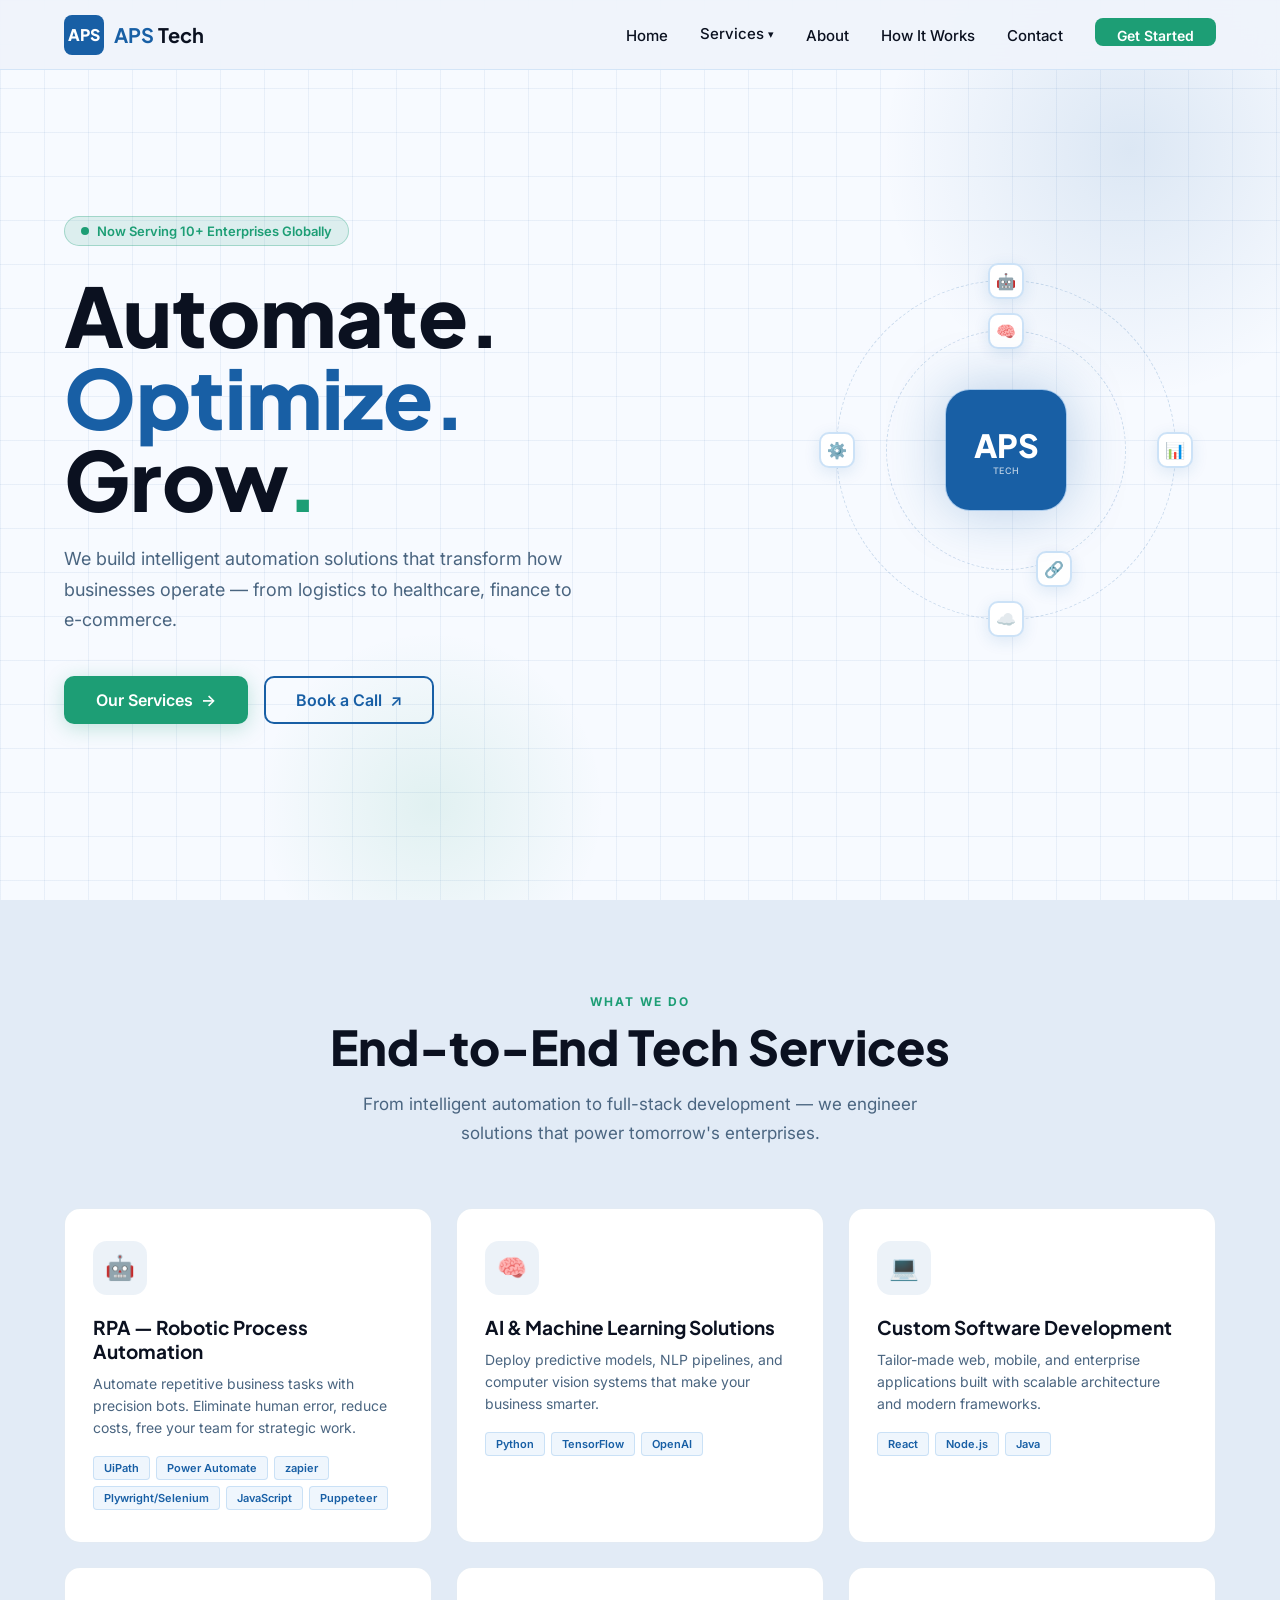
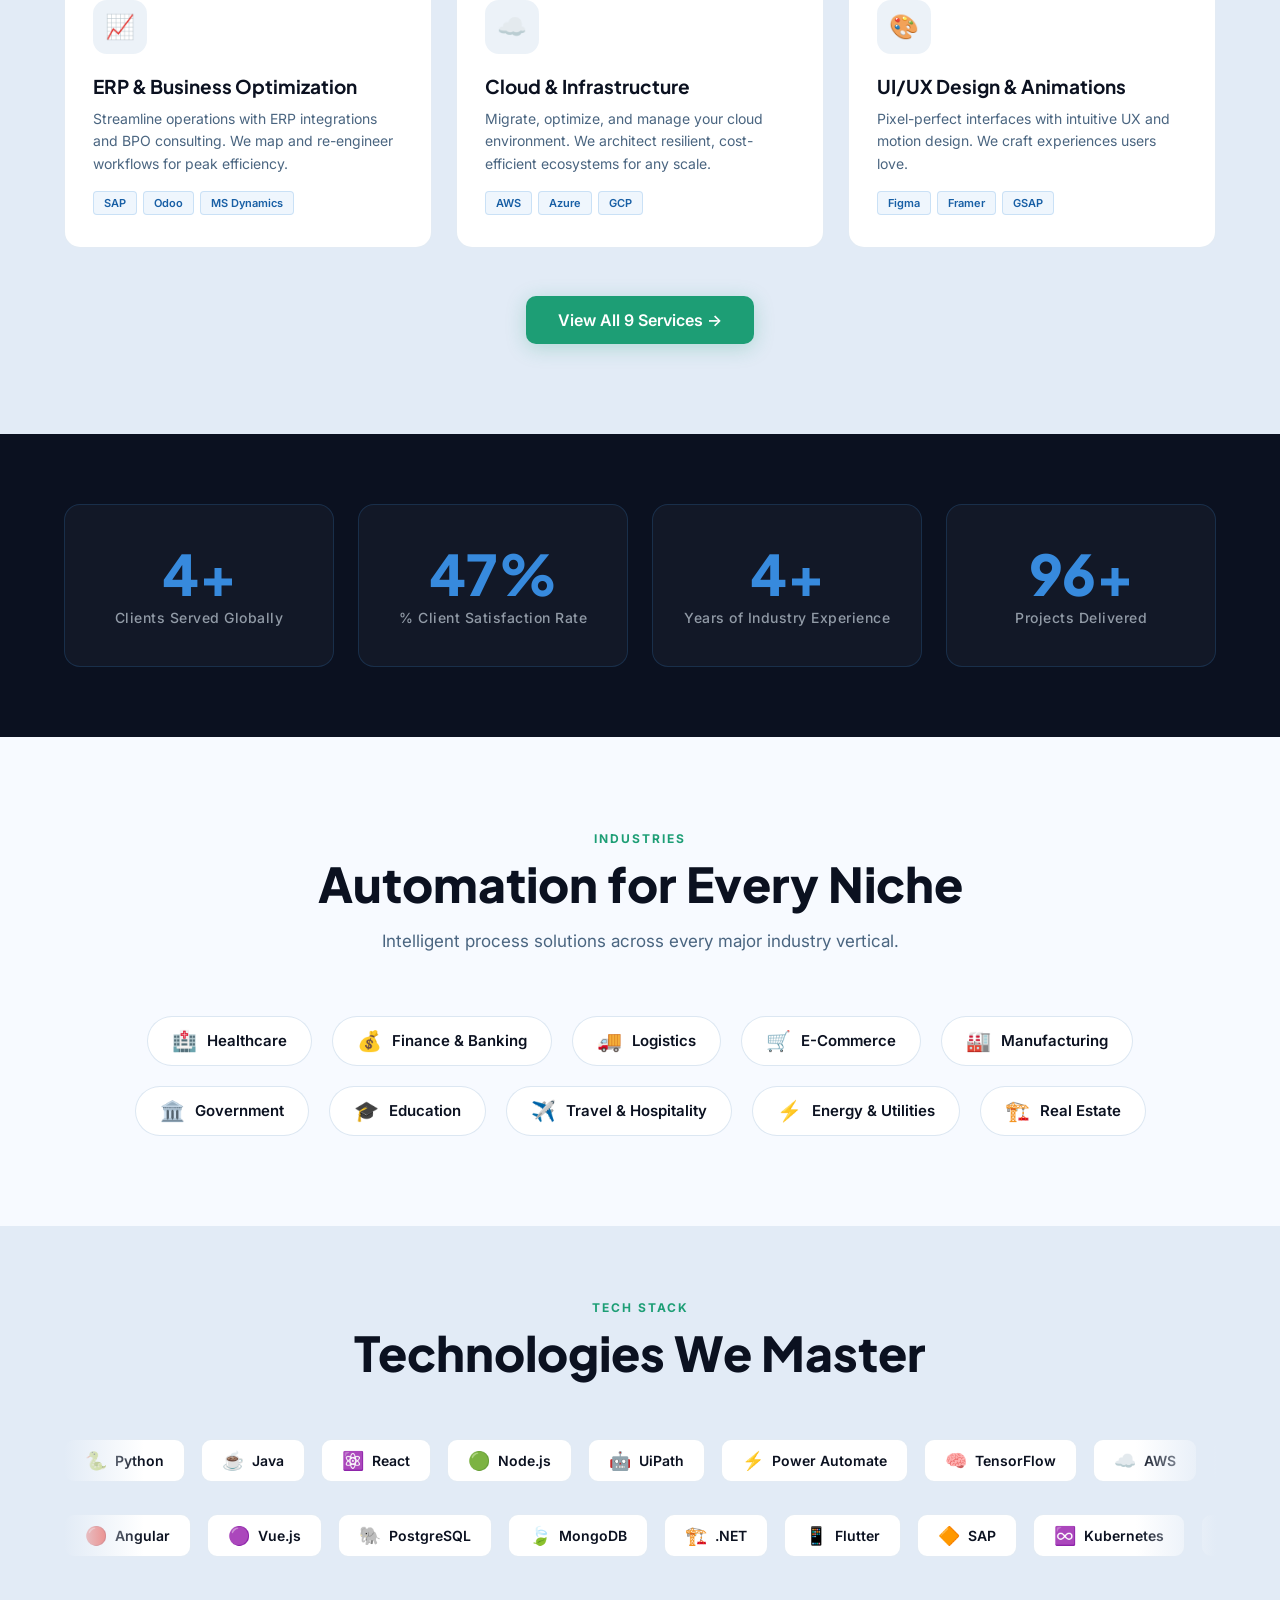
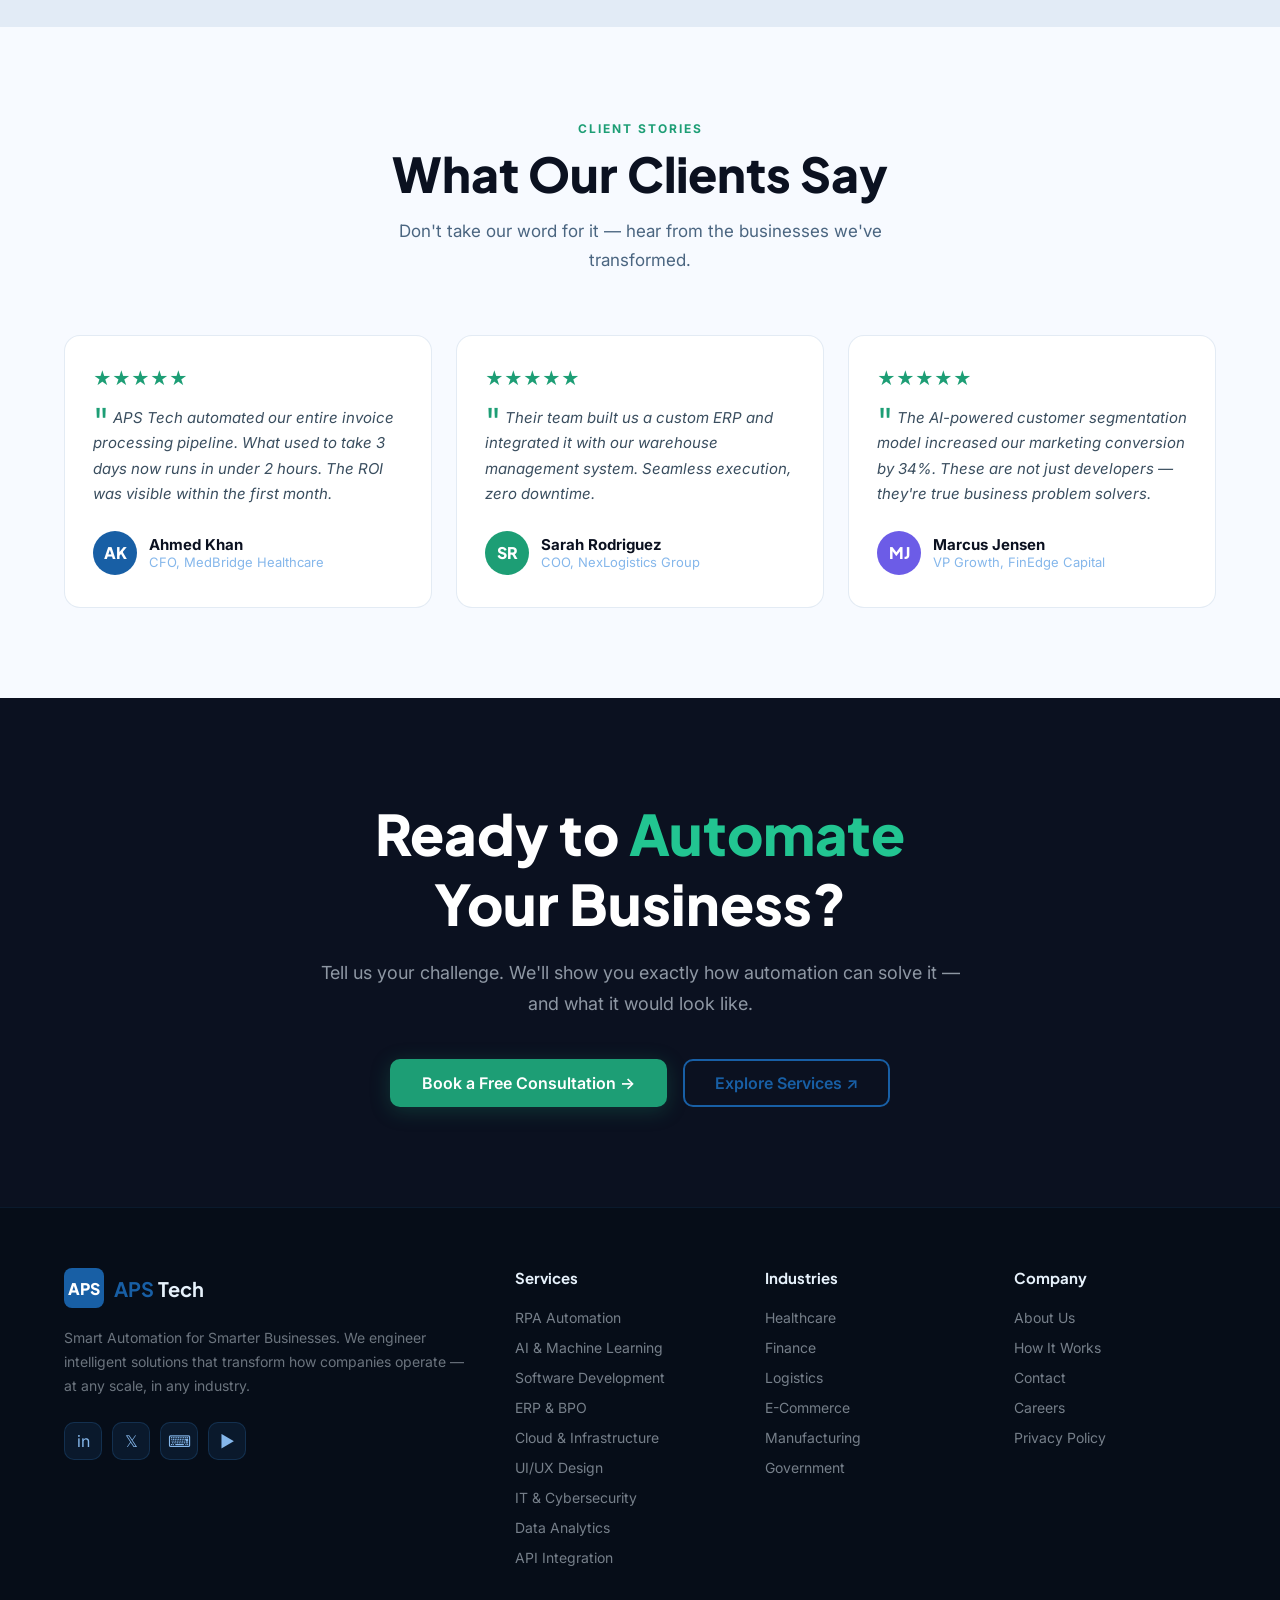
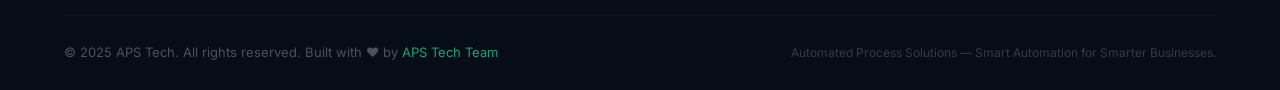
<file: index.html>
<!DOCTYPE html>
<html lang="en">
<head>
  <meta charset="UTF-8">
  <link rel="icon" type="image/svg+xml" href="favicon.svg">
  <link rel="alternate icon" type="image/x-icon" href="favicon.ico">
  <meta name="viewport" content="width=device-width, initial-scale=1.0">
  <title>APS Tech — Automated Process Solutions</title>
  <link rel="stylesheet" href="assets/css/global.css">
  <style>
    /* ===== HOME-SPECIFIC STYLES ===== */
    #home {
      min-height: 100vh;
      display: flex; align-items: center;
      padding: 100px 5% 60px;
      position: relative; overflow: hidden;
      background: var(--bg3);
    }
    .hero-grid-bg {
      position: absolute; inset: 0;
      background-image:
        linear-gradient(rgba(24,95,165,0.07) 1px, transparent 1px),
        linear-gradient(90deg, rgba(24,95,165,0.07) 1px, transparent 1px);
      background-size: 44px 44px;
      animation: gridShift 20s linear infinite;
    }
    @keyframes gridShift {
      0% { background-position: 0 0; }
      100% { background-position: 44px 44px; }
    }
    .hero-glow {
      position: absolute; width: 500px; height: 500px; border-radius: 50%;
      background: radial-gradient(circle, rgba(24,95,165,0.12) 0%, transparent 70%);
      top: -100px; right: -100px;
      animation: glowPulse 5s ease-in-out infinite;
    }
    .hero-glow2 {
      position: absolute; width: 350px; height: 350px; border-radius: 50%;
      background: radial-gradient(circle, rgba(29,158,117,0.1) 0%, transparent 70%);
      bottom: -80px; left: 20%;
      animation: glowPulse 7s ease-in-out infinite reverse;
    }
    @keyframes glowPulse {
      0%, 100% { opacity: 0.6; transform: scale(1); }
      50% { opacity: 1; transform: scale(1.1); }
    }
    .hero-content { position: relative; z-index: 2; max-width: 680px; }
    .hero-badge {
      display: inline-flex; align-items: center; gap: 8px;
      background: rgba(29,158,117,0.12);
      border: 1px solid rgba(29,158,117,0.3);
      color: var(--green); padding: 6px 16px; border-radius: 50px;
      font-size: 13px; font-weight: 600; margin-bottom: 28px;
      animation: fadeUp 0.6s ease both;
    }
    .hero-badge::before {
      content: ''; width: 8px; height: 8px;
      background: var(--green); border-radius: 50%;
      animation: blink 1.5s ease-in-out infinite;
    }
    @keyframes blink { 0%,100%{opacity:1} 50%{opacity:0.3} }
    .hero-title {
      font-family: var(--font-head);
      font-size: clamp(44px, 7vw, 82px);
      font-weight: 800; line-height: 1.0;
      color: var(--navy); margin-bottom: 24px;
      animation: fadeUp 0.7s 0.1s ease both;
    }
    .hero-title .accent { color: var(--blue); }
    .hero-title .dot { color: var(--green); }
    .hero-sub {
      font-size: 18px; color: #4A6580;
      line-height: 1.7; max-width: 520px;
      margin-bottom: 40px;
      animation: fadeUp 0.7s 0.2s ease both;
    }
    .hero-btns {
      display: flex; gap: 16px; flex-wrap: wrap;
      animation: fadeUp 0.7s 0.3s ease both;
    }
    @keyframes fadeUp { from { opacity:0; transform:translateY(20px); } to { opacity:1; transform:translateY(0); } }

    /* Hero visual */
    .hero-visual {
      position: absolute; right: 5%; top: 50%; transform: translateY(-50%);
      width: 420px; height: 420px;
      display: flex; align-items: center; justify-content: center; z-index: 2;
    }
    .orbit-ring {
      position: absolute; border-radius: 50%;
      border: 1px dashed rgba(24,95,165,0.2);
      animation: spin 20s linear infinite;
    }
    @keyframes spin { to { transform: rotate(360deg); } }
    .orbit-dot {
      position: absolute; width: 36px; height: 36px;
      background: #fff; border: 2px solid var(--card-border);
      border-radius: 10px; display: flex; align-items: center; justify-content: center;
      font-size: 16px; box-shadow: 0 4px 16px rgba(24,95,165,0.12);
    }
    .hero-center-box {
      width: 120px; height: 120px; background: var(--blue);
      border-radius: 24px;
      display: flex; flex-direction: column; align-items: center; justify-content: center;
      box-shadow: 0 0 60px rgba(24,95,165,0.3), 0 0 0 1px rgba(55,138,221,0.3);
      z-index: 10; animation: float 4s ease-in-out infinite;
    }
    @keyframes float { 0%,100%{transform:translateY(0)} 50%{transform:translateY(-10px)} }
    .hero-center-box .logo-initials { font-family: var(--font-head); font-size: 32px; font-weight: 800; color: #fff; }
    .hero-center-box .logo-tagline { font-size: 9px; color: rgba(255,255,255,0.7); font-weight: 500; letter-spacing: 0.5px; }

    /* Services preview */
    #services-preview { background: var(--bg2); }
    .services-grid {
      display: grid; grid-template-columns: repeat(auto-fit, minmax(280px, 1fr)); gap: 24px;
    }
    .service-card {
      background: #fff; border: 1px solid rgba(24,95,165,0.12);
      border-radius: 16px; padding: 32px 28px;
      position: relative; overflow: hidden; cursor: pointer;
      transition: transform 0.3s, box-shadow 0.3s, border-color 0.3s;
      text-decoration: none; display: block;
    }
    .service-card::before {
      content: ''; position: absolute;
      bottom: 0; left: 0; right: 0; height: 3px;
      background: var(--green); transform: scaleX(0); transform-origin: left;
      transition: transform 0.4s ease;
    }
    .service-card:hover { transform: translateY(-6px); box-shadow: 0 20px 50px rgba(24,95,165,0.12); border-color: rgba(24,95,165,0.3); }
    .service-card:hover::before { transform: scaleX(1); }
    .service-card:hover .svc-icon { background: rgba(29,158,117,0.12); color: var(--green); }
    .svc-icon {
      width: 54px; height: 54px; background: rgba(24,95,165,0.08);
      border-radius: 14px; display: flex; align-items: center; justify-content: center;
      font-size: 24px; color: var(--blue); margin-bottom: 20px;
      transition: background 0.3s, color 0.3s;
    }
    .service-card h3 { font-family: var(--font-head); font-size: 19px; font-weight: 700; color: var(--navy); margin-bottom: 10px; }
    .service-card p { font-size: 14px; color: #4A6580; line-height: 1.6; }
    .svc-tools { display: flex; flex-wrap: wrap; gap: 6px; margin-top: 16px; }
    .svc-tool {
      font-size: 11px; font-weight: 600;
      background: rgba(55,138,221,0.08); color: var(--blue);
      padding: 4px 10px; border-radius: 4px; border: 1px solid rgba(55,138,221,0.2);
    }
    .view-all-wrap { text-align: center; margin-top: 48px; }

    /* Stats */
    #stats { background: var(--navy); padding: 70px 5%; }
    .stats-grid { display: grid; grid-template-columns: repeat(4, 1fr); gap: 24px; }
    .stat-box {
      text-align: center; padding: 40px 24px;
      border: 1px solid rgba(55,138,221,0.2); border-radius: 16px;
      background: rgba(255,255,255,0.03);
      transition: border-color 0.3s, background 0.3s, transform 0.3s;
    }
    .stat-box:hover { border-color: rgba(55,138,221,0.5); background: rgba(55,138,221,0.05); transform: translateY(-4px); }
    .stat-num { font-family: var(--font-head); font-size: 56px; font-weight: 800; color: var(--electric); line-height: 1; margin-bottom: 8px; }
    .stat-label { font-size: 14px; font-weight: 500; color: rgba(230,241,251,0.6); letter-spacing: 0.5px; }

    /* Industries */
    #industries { background: var(--bg3); }
    .industries-row { display: flex; gap: 20px; flex-wrap: wrap; justify-content: center; }
    .industry-chip {
      display: flex; align-items: center; gap: 10px;
      background: #fff; border: 1px solid rgba(24,95,165,0.15);
      border-radius: 50px; padding: 12px 24px;
      font-weight: 600; font-size: 15px; color: var(--navy);
      transition: all 0.25s; cursor: pointer;
    }
    .industry-chip:hover { background: var(--green); color: #fff; border-color: var(--green); transform: translateY(-3px); box-shadow: 0 8px 24px rgba(29,158,117,0.25); }
    .industry-chip .ich-icon { font-size: 20px; }

    /* Tech Marquee */
    #technologies { background: var(--bg2); padding-top: 70px; padding-bottom: 70px; }
    .tech-marquee-wrap { overflow: hidden; position: relative; }
    .tech-marquee-wrap::before, .tech-marquee-wrap::after {
      content: ''; position: absolute; top: 0; bottom: 0; width: 80px; z-index: 2;
    }
    .tech-marquee-wrap::before { left: 0; background: linear-gradient(to right, var(--bg2), transparent); }
    .tech-marquee-wrap::after { right: 0; background: linear-gradient(to left, var(--bg2), transparent); }
    .tech-marquee { display: flex; gap: 16px; animation: marquee 28s linear infinite; width: max-content; }
    .tech-marquee.reverse { animation-direction: reverse; margin-top: 16px; }
    @keyframes marquee { to { transform: translateX(-50%); } }
    .tech-chip {
      display: flex; align-items: center; gap: 8px; background: #fff;
      border: 1px solid rgba(24,95,165,0.12); border-radius: 10px; padding: 10px 20px;
      white-space: nowrap; font-size: 14px; font-weight: 600; color: var(--navy);
    }
    .tech-chip:hover { border-color: var(--green); }
    .tech-chip .tc-icon { font-size: 18px; }

    /* Testimonials */
    #testimonials { background: var(--bg3); }
    .testimonials-grid { display: grid; grid-template-columns: repeat(3, 1fr); gap: 24px; }
    .testi-card {
      background: #fff; border: 1px solid rgba(24,95,165,0.12);
      border-radius: 16px; padding: 32px 28px;
      transition: transform 0.3s, box-shadow 0.3s;
    }
    .testi-card:hover { transform: translateY(-6px); box-shadow: 0 20px 50px rgba(24,95,165,0.10); border-color: rgba(29,158,117,0.3); }
    .stars { color: var(--green); font-size: 18px; margin-bottom: 16px; }
    .testi-quote { font-size: 15px; color: #3A4E5F; line-height: 1.7; font-style: italic; margin-bottom: 24px; }
    .testi-quote::before { content: '"'; font-size: 40px; color: var(--green); line-height: 0; vertical-align: -14px; margin-right: 4px; font-style: normal; }
    .testi-author { display: flex; align-items: center; gap: 12px; }
    .testi-avatar { width: 44px; height: 44px; border-radius: 50%; display: flex; align-items: center; justify-content: center; font-family: var(--font-head); font-weight: 800; font-size: 16px; color: #fff; }
    .av1 { background: var(--blue); } .av2 { background: var(--green); } .av3 { background: #6C5CE7; }
    .testi-name { font-weight: 700; font-size: 15px; color: var(--navy); }
    .testi-role { font-size: 13px; color: var(--muted); }

    /* CTA */
    #cta { background: var(--navy); text-align: center; padding: 100px 5%; }
    .cta-inner { max-width: 640px; margin: 0 auto; }
    .cta-inner h2 { font-family: var(--font-head); font-size: clamp(32px, 5vw, 56px); font-weight: 800; color: #fff; margin-bottom: 20px; }
    .cta-inner h2 span { color: var(--green-light); }
    .cta-inner p { font-size: 18px; color: rgba(230,241,251,0.6); margin-bottom: 40px; line-height: 1.7; }
    .cta-btns { display: flex; gap: 16px; justify-content: center; flex-wrap: wrap; }

    @media (max-width: 1100px) { .hero-visual { display: none; } .stats-grid { grid-template-columns: repeat(2, 1fr); } }
    @media (max-width: 900px) { .testimonials-grid { grid-template-columns: 1fr; } }
    @media (max-width: 480px) { .stats-grid { grid-template-columns: 1fr; } }
  </style>
</head>
<body>

<div id="nav-placeholder"></div>

<!-- HERO -->
<section id="home">
  <div class="hero-grid-bg"></div>
  <div class="hero-glow"></div>
  <div class="hero-glow2"></div>
  <div class="hero-content">
    <div class="hero-badge">Now Serving 10+ Enterprises Globally</div>
    <h1 class="hero-title">Automate.<br><span class="accent">Optimize.</span><br>Grow<span class="dot">.</span></h1>
    <p class="hero-sub">We build intelligent automation solutions that transform how businesses operate — from logistics to healthcare, finance to e-commerce.</p>
    <div class="hero-btns">
      <a href="pages/services.html" class="btn-primary">Our Services <span>→</span></a>
      <a href="pages/contact.html" class="btn-outline">Book a Call <span>↗</span></a>
    </div>
  </div>
  <div class="hero-visual">
    <div class="orbit-ring" style="width:340px;height:340px;">
      <div class="orbit-dot" style="top:-18px;left:50%;transform:translateX(-50%)">🤖</div>
      <div class="orbit-dot" style="bottom:-18px;left:50%;transform:translateX(-50%)">☁️</div>
      <div class="orbit-dot" style="left:-18px;top:50%;transform:translateY(-50%)">⚙️</div>
      <div class="orbit-dot" style="right:-18px;top:50%;transform:translateY(-50%)">📊</div>
    </div>
    <div class="orbit-ring" style="width:240px;height:240px;animation-direction:reverse;animation-duration:12s;">
      <div class="orbit-dot" style="top:-18px;left:50%;transform:translateX(-50%)">🧠</div>
      <div class="orbit-dot" style="bottom:-18px;right:30%;transform:translateX(50%)">🔗</div>
    </div>
    <div class="hero-center-box">
      <span class="logo-initials">APS</span>
      <span class="logo-tagline">TECH</span>
    </div>
  </div>
</section>

<!-- SERVICES PREVIEW -->
<section id="services-preview">
  <div class="section-header center reveal">
    <span class="section-label">What We Do</span>
    <h2 class="section-title">End-to-End Tech Services</h2>
    <p class="section-sub">From intelligent automation to full-stack development — we engineer solutions that power tomorrow's enterprises.</p>
  </div>
  <div class="services-grid">
    <a href="pages/services.html#rpa" class="service-card reveal">
      <div class="svc-icon">🤖</div>
      <h3>RPA — Robotic Process Automation</h3>
      <p>Automate repetitive business tasks with precision bots. Eliminate human error, reduce costs, free your team for strategic work.</p>
      <div class="svc-tools"><span class="svc-tool">UiPath</span><span class="svc-tool">Power Automate</span><span class="svc-tool">zapier</span><span class="svc-tool">Plywright/Selenium</span><span class="svc-tool">JavaScript</span><span class="svc-tool">Puppeteer</span></div>
    </a>
    <a href="pages/services.html#ai" class="service-card reveal">
      <div class="svc-icon">🧠</div>
      <h3>AI & Machine Learning Solutions</h3>
      <p>Deploy predictive models, NLP pipelines, and computer vision systems that make your business smarter.</p>
      <div class="svc-tools"><span class="svc-tool">Python</span><span class="svc-tool">TensorFlow</span><span class="svc-tool">OpenAI</span></div>
    </a>
    <a href="pages/services.html#software" class="service-card reveal">
      <div class="svc-icon">💻</div>
      <h3>Custom Software Development</h3>
      <p>Tailor-made web, mobile, and enterprise applications built with scalable architecture and modern frameworks.</p>
      <div class="svc-tools"><span class="svc-tool">React</span><span class="svc-tool">Node.js</span><span class="svc-tool">Java</span></div>
    </a>
    <a href="pages/services.html#erp" class="service-card reveal">
      <div class="svc-icon">📈</div>
      <h3>ERP & Business Optimization</h3>
      <p>Streamline operations with ERP integrations and BPO consulting. We map and re-engineer workflows for peak efficiency.</p>
      <div class="svc-tools"><span class="svc-tool">SAP</span><span class="svc-tool">Odoo</span><span class="svc-tool">MS Dynamics</span></div>
    </a>
    <a href="pages/services.html#cloud" class="service-card reveal">
      <div class="svc-icon">☁️</div>
      <h3>Cloud & Infrastructure</h3>
      <p>Migrate, optimize, and manage your cloud environment. We architect resilient, cost-efficient ecosystems for any scale.</p>
      <div class="svc-tools"><span class="svc-tool">AWS</span><span class="svc-tool">Azure</span><span class="svc-tool">GCP</span></div>
    </a>
    <a href="pages/services.html#uiux" class="service-card reveal">
      <div class="svc-icon">🎨</div>
      <h3>UI/UX Design & Animations</h3>
      <p>Pixel-perfect interfaces with intuitive UX and motion design. We craft experiences users love.</p>
      <div class="svc-tools"><span class="svc-tool">Figma</span><span class="svc-tool">Framer</span><span class="svc-tool">GSAP</span></div>
    </a>
  </div>
  <div class="view-all-wrap reveal">
    <a href="pages/services.html" class="btn-primary">View All 9 Services →</a>
  </div>
</section>

<!-- STATS -->
<section id="stats">
  <div class="stats-grid">
    <div class="stat-box reveal"><div class="stat-num" data-target="10">0</div><div class="stat-label">Clients Served Globally</div></div>
    <div class="stat-box reveal"><div class="stat-num" data-target="98">0</div><div class="stat-label">% Client Satisfaction Rate</div></div>
    <div class="stat-box reveal"><div class="stat-num" data-target="10">0</div><div class="stat-label">Years of Industry Experience</div></div>
    <div class="stat-box reveal"><div class="stat-num" data-target="200">0</div><div class="stat-label">Projects Delivered</div></div>
  </div>
</section>

<!-- INDUSTRIES -->
<section id="industries">
  <div class="section-header center reveal">
    <span class="section-label">Industries</span>
    <h2 class="section-title">Automation for Every Niche</h2>
    <p class="section-sub">Intelligent process solutions across every major industry vertical.</p>
  </div>
  <div class="industries-row reveal">
    <div class="industry-chip"><span class="ich-icon">🏥</span> Healthcare</div>
    <div class="industry-chip"><span class="ich-icon">💰</span> Finance & Banking</div>
    <div class="industry-chip"><span class="ich-icon">🚚</span> Logistics</div>
    <div class="industry-chip"><span class="ich-icon">🛒</span> E-Commerce</div>
    <div class="industry-chip"><span class="ich-icon">🏭</span> Manufacturing</div>
    <div class="industry-chip"><span class="ich-icon">🏛️</span> Government</div>
    <div class="industry-chip"><span class="ich-icon">🎓</span> Education</div>
    <div class="industry-chip"><span class="ich-icon">✈️</span> Travel & Hospitality</div>
    <div class="industry-chip"><span class="ich-icon">⚡</span> Energy & Utilities</div>
    <div class="industry-chip"><span class="ich-icon">🏗️</span> Real Estate</div>
  </div>
</section>

<!-- TECH MARQUEE -->
<section id="technologies">
  <div class="section-header center reveal">
    <span class="section-label">Tech Stack</span>
    <h2 class="section-title">Technologies We Master</h2>
  </div>
  <div class="tech-marquee-wrap">
    <div class="tech-marquee">
      <div class="tech-chip"><span class="tc-icon">🐍</span> Python</div><div class="tech-chip"><span class="tc-icon">☕</span> Java</div><div class="tech-chip"><span class="tc-icon">⚛️</span> React</div><div class="tech-chip"><span class="tc-icon">🟢</span> Node.js</div><div class="tech-chip"><span class="tc-icon">🤖</span> UiPath</div><div class="tech-chip"><span class="tc-icon">⚡</span> Power Automate</div><div class="tech-chip"><span class="tc-icon">🧠</span> TensorFlow</div><div class="tech-chip"><span class="tc-icon">☁️</span> AWS</div><div class="tech-chip"><span class="tc-icon">🔵</span> Azure</div><div class="tech-chip"><span class="tc-icon">🐳</span> Docker</div><div class="tech-chip"><span class="tc-icon">🔷</span> TypeScript</div><div class="tech-chip"><span class="tc-icon">📊</span> Power BI</div>
      <div class="tech-chip"><span class="tc-icon">🐍</span> Python</div><div class="tech-chip"><span class="tc-icon">☕</span> Java</div><div class="tech-chip"><span class="tc-icon">⚛️</span> React</div><div class="tech-chip"><span class="tc-icon">🟢</span> Node.js</div><div class="tech-chip"><span class="tc-icon">🤖</span> UiPath</div><div class="tech-chip"><span class="tc-icon">⚡</span> Power Automate</div><div class="tech-chip"><span class="tc-icon">🧠</span> TensorFlow</div><div class="tech-chip"><span class="tc-icon">☁️</span> AWS</div><div class="tech-chip"><span class="tc-icon">🔵</span> Azure</div><div class="tech-chip"><span class="tc-icon">🐳</span> Docker</div><div class="tech-chip"><span class="tc-icon">🔷</span> TypeScript</div><div class="tech-chip"><span class="tc-icon">📊</span> Power BI</div>
    </div>
  </div>
  <div class="tech-marquee-wrap" style="margin-top:16px">
    <div class="tech-marquee reverse">
      <div class="tech-chip"><span class="tc-icon">🔴</span> Angular</div><div class="tech-chip"><span class="tc-icon">🟣</span> Vue.js</div><div class="tech-chip"><span class="tc-icon">🐘</span> PostgreSQL</div><div class="tech-chip"><span class="tc-icon">🍃</span> MongoDB</div><div class="tech-chip"><span class="tc-icon">🏗️</span> .NET</div><div class="tech-chip"><span class="tc-icon">📱</span> Flutter</div><div class="tech-chip"><span class="tc-icon">🔶</span> SAP</div><div class="tech-chip"><span class="tc-icon">♾️</span> Kubernetes</div><div class="tech-chip"><span class="tc-icon">🔷</span> GraphQL</div><div class="tech-chip"><span class="tc-icon">🐙</span> GitHub Actions</div><div class="tech-chip"><span class="tc-icon">🎨</span> Figma</div><div class="tech-chip"><span class="tc-icon">🌩️</span> GCP</div>
      <div class="tech-chip"><span class="tc-icon">🔴</span> Angular</div><div class="tech-chip"><span class="tc-icon">🟣</span> Vue.js</div><div class="tech-chip"><span class="tc-icon">🐘</span> PostgreSQL</div><div class="tech-chip"><span class="tc-icon">🍃</span> MongoDB</div><div class="tech-chip"><span class="tc-icon">🏗️</span> .NET</div><div class="tech-chip"><span class="tc-icon">📱</span> Flutter</div><div class="tech-chip"><span class="tc-icon">🔶</span> SAP</div><div class="tech-chip"><span class="tc-icon">♾️</span> Kubernetes</div><div class="tech-chip"><span class="tc-icon">🔷</span> GraphQL</div><div class="tech-chip"><span class="tc-icon">🐙</span> GitHub Actions</div><div class="tech-chip"><span class="tc-icon">🎨</span> Figma</div><div class="tech-chip"><span class="tc-icon">🌩️</span> GCP</div>
    </div>
  </div>
</section>

<!-- TESTIMONIALS -->
<section id="testimonials">
  <div class="section-header center reveal">
    <span class="section-label">Client Stories</span>
    <h2 class="section-title">What Our Clients Say</h2>
    <p class="section-sub">Don't take our word for it — hear from the businesses we've transformed.</p>
  </div>
  <div class="testimonials-grid">
    <div class="testi-card reveal">
      <div class="stars">★★★★★</div>
      <p class="testi-quote">APS Tech automated our entire invoice processing pipeline. What used to take 3 days now runs in under 2 hours. The ROI was visible within the first month.</p>
      <div class="testi-author"><div class="testi-avatar av1">AK</div><div><div class="testi-name">Ahmed Khan</div><div class="testi-role">CFO, MedBridge Healthcare</div></div></div>
    </div>
    <div class="testi-card reveal">
      <div class="stars">★★★★★</div>
      <p class="testi-quote">Their team built us a custom ERP and integrated it with our warehouse management system. Seamless execution, zero downtime.</p>
      <div class="testi-author"><div class="testi-avatar av2">SR</div><div><div class="testi-name">Sarah Rodriguez</div><div class="testi-role">COO, NexLogistics Group</div></div></div>
    </div>
    <div class="testi-card reveal">
      <div class="stars">★★★★★</div>
      <p class="testi-quote">The AI-powered customer segmentation model increased our marketing conversion by 34%. These are not just developers — they're true business problem solvers.</p>
      <div class="testi-author"><div class="testi-avatar av3">MJ</div><div><div class="testi-name">Marcus Jensen</div><div class="testi-role">VP Growth, FinEdge Capital</div></div></div>
    </div>
  </div>
</section>

<!-- CTA -->
<section id="cta">
  <div class="cta-inner reveal">
    <h2>Ready to <span>Automate</span> Your Business?</h2>
    <p>Tell us your challenge. We'll show you exactly how automation can solve it — and what it would look like.</p>
    <div class="cta-btns">
      <a href="pages/contact.html" class="btn-primary">Book a Free Consultation →</a>
      <a href="pages/services.html" class="btn-outline">Explore Services ↗</a>
    </div>
  </div>
</section>

<div id="footer-placeholder"></div>
<script src="assets/js/components.js"></script>
</body>
</html>
</file>
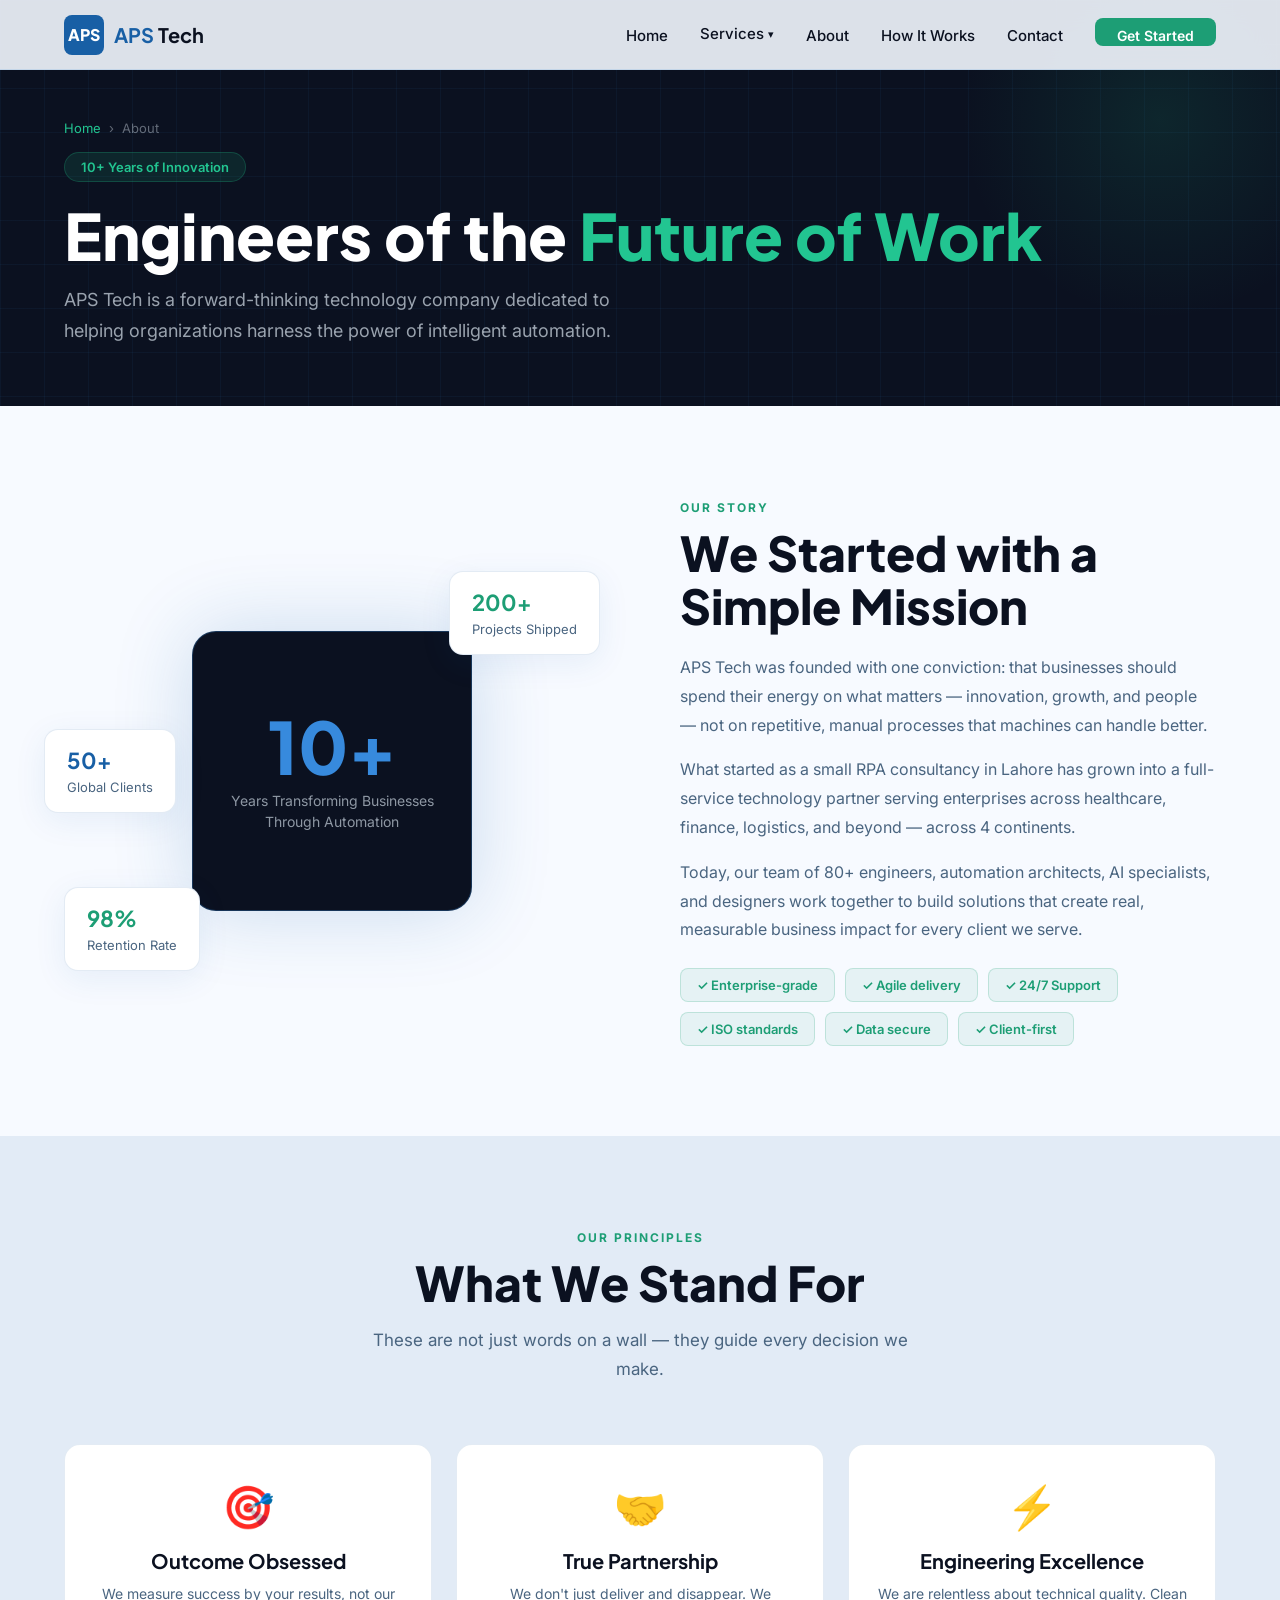
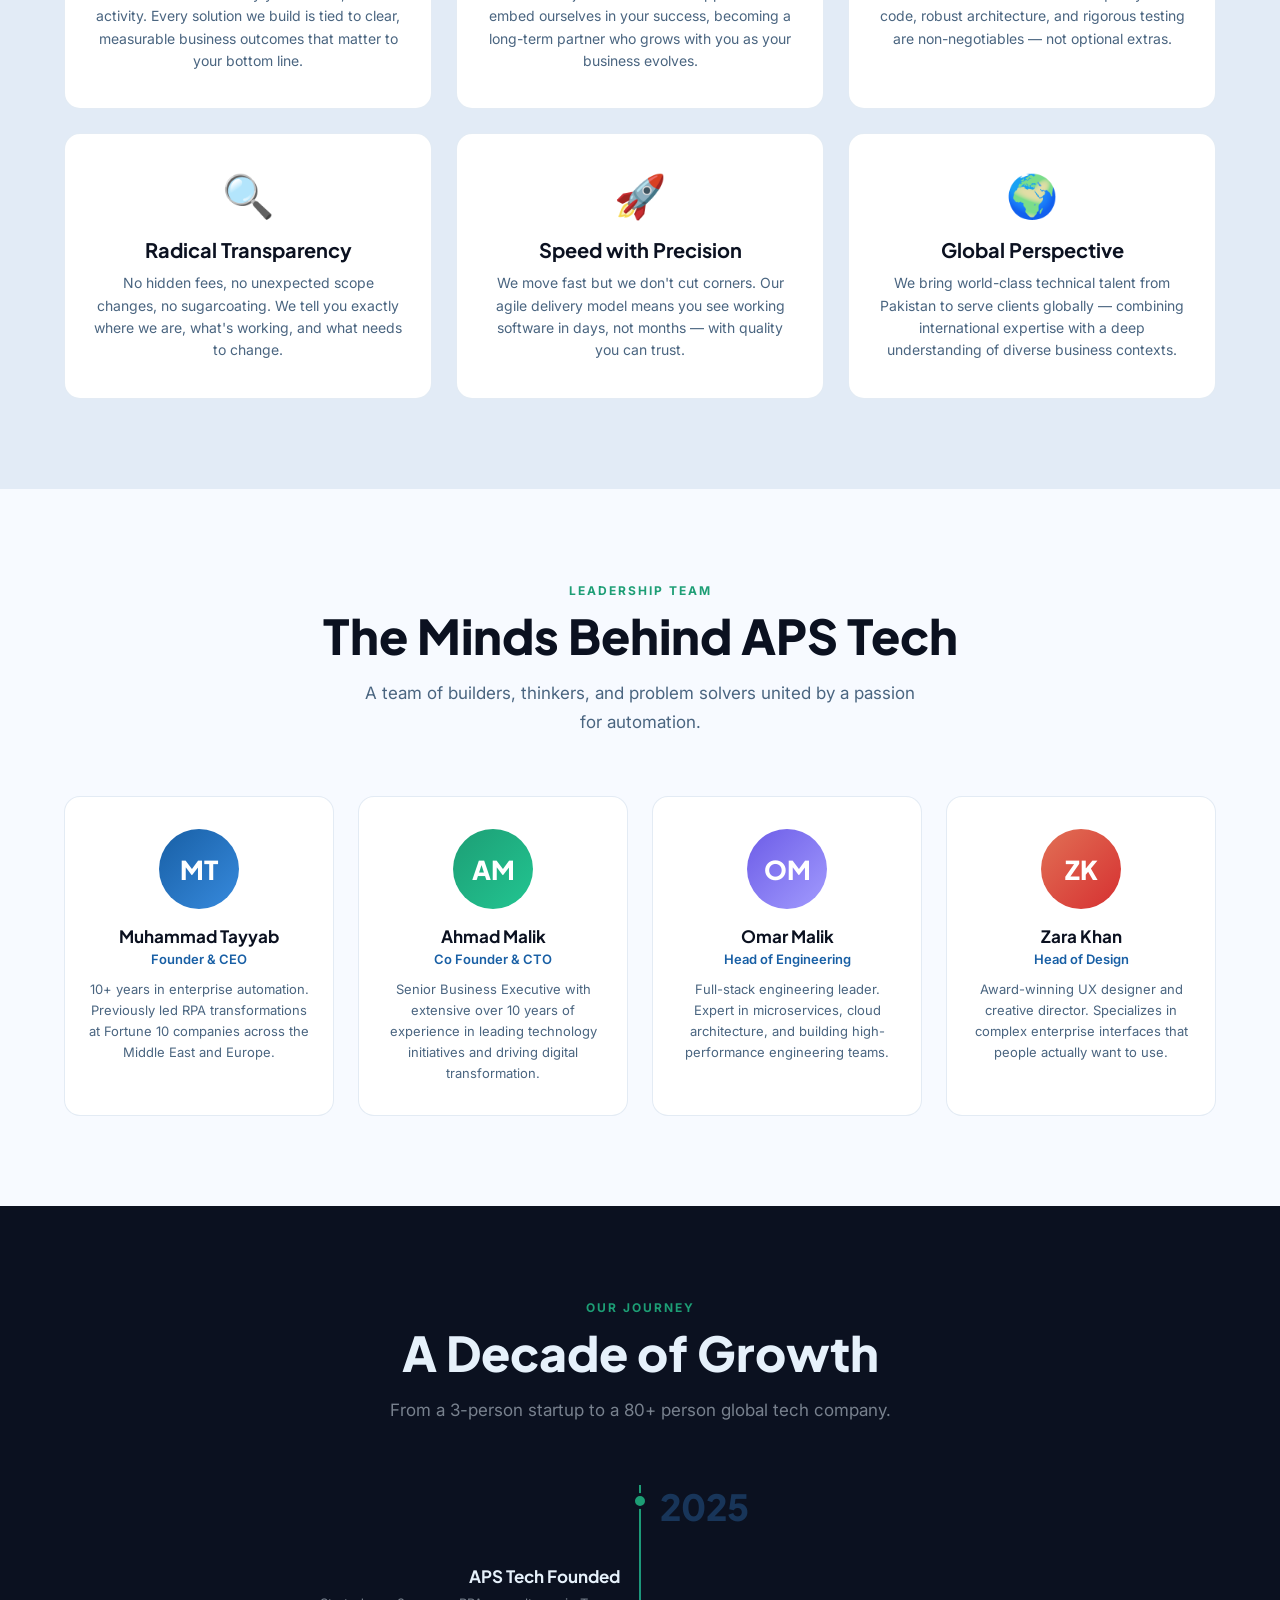
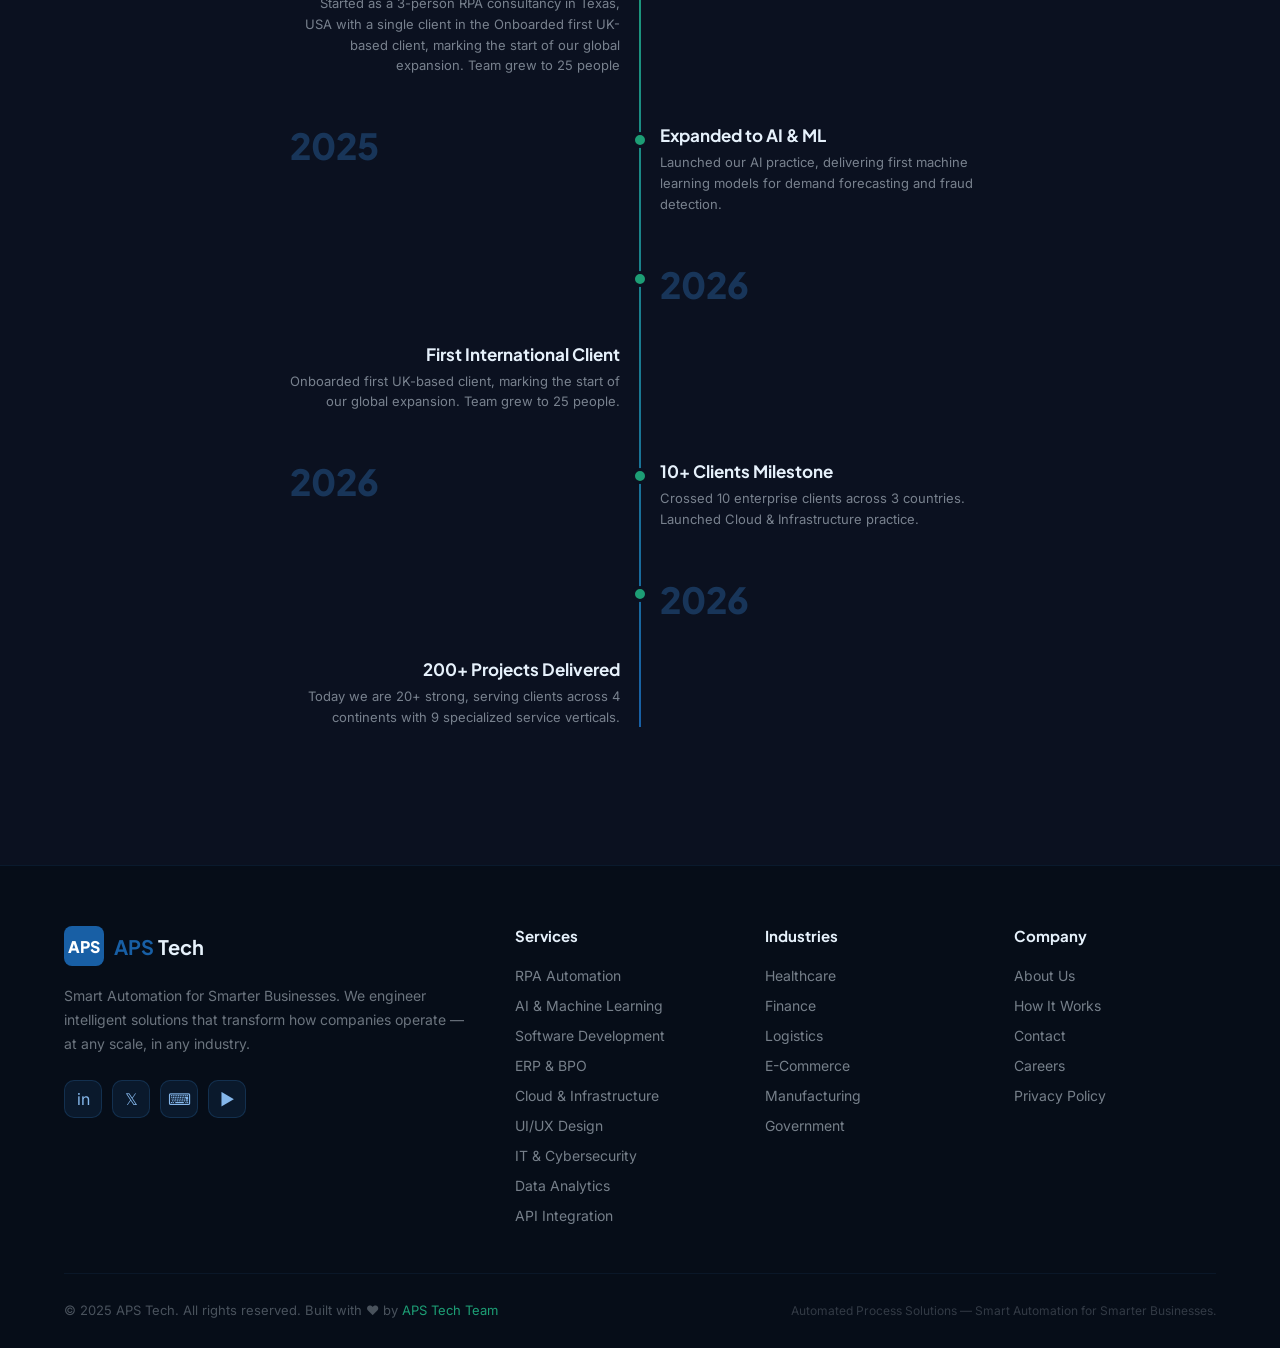
<file: pages/about.html>
<!DOCTYPE html>
<html lang="en">
<head>
  <meta charset="UTF-8">
  <link rel="icon" type="image/svg+xml" href="../favicon.svg">
  <link rel="alternate icon" type="image/x-icon" href="../favicon.ico">
  <meta name="viewport" content="width=device-width, initial-scale=1.0">
  <title>About Us — APS Tech</title>
  <link rel="stylesheet" href="../assets/css/global.css">
  <style>
    /* ===== ABOUT PAGE ===== */
    #story { background: var(--bg3); }
    .story-grid { display: grid; grid-template-columns: 1fr 1fr; gap: 80px; align-items: center; }

    .story-visual {
      position: relative; height: 460px;
      display: flex; align-items: center; justify-content: center;
    }
    .story-main-card {
      width: 280px; height: 280px;
      background: var(--navy);
      border-radius: 24px;
      display: flex; flex-direction: column; align-items: center; justify-content: center;
      gap: 8px; border: 1px solid rgba(55,138,221,0.3);
      box-shadow: 0 0 80px rgba(24,95,165,0.2);
    }
    .story-main-card .big-num {
      font-family: var(--font-head); font-size: 72px; font-weight: 800; color: var(--electric); line-height: 1;
    }
    .story-main-card p { font-size: 14px; color: rgba(230,241,251,0.6); text-align: center; line-height: 1.5; padding: 0 20px; }
    .float-card {
      position: absolute; background: #fff;
      border: 1px solid rgba(24,95,165,0.12);
      border-radius: 14px; padding: 16px 22px;
      box-shadow: 0 8px 32px rgba(24,95,165,0.08);
    }
    .float-card strong { display: block; font-family: var(--font-head); font-size: 22px; color: var(--green); margin-bottom: 2px; }
    .float-card span { font-size: 13px; color: #4A6580; }
    .float-card.fc1 { top: 30px; right: 0; }
    .float-card.fc2 { bottom: 30px; left: 0; }
    .float-card.fc3 { top: 50%; left: -20px; transform: translateY(-50%); }
    .float-card.fc3 strong { color: var(--blue); }

    .story-content .section-title { margin-bottom: 20px; }
    .story-content p { font-size: 16px; color: #4A6580; line-height: 1.8; margin-bottom: 16px; }
    .about-vals { display: flex; flex-wrap: wrap; gap: 10px; margin-top: 24px; }
    .aval {
      display: flex; align-items: center; gap: 8px;
      background: rgba(29,158,117,0.08); border: 1px solid rgba(29,158,117,0.2);
      border-radius: 8px; padding: 8px 16px;
      font-size: 13px; font-weight: 600; color: var(--green);
    }

    /* Values */
    #values { background: var(--bg2); }
    .values-grid { display: grid; grid-template-columns: repeat(3, 1fr); gap: 24px; }
    .value-card {
      background: #fff; border: 1px solid rgba(24,95,165,0.12);
      border-radius: 16px; padding: 36px 28px; text-align: center;
      transition: transform 0.3s, box-shadow 0.3s;
    }
    .value-card:hover { transform: translateY(-6px); box-shadow: 0 20px 50px rgba(24,95,165,0.10); }
    .value-icon { font-size: 42px; margin-bottom: 16px; display: block; }
    .value-card h3 { font-family: var(--font-head); font-size: 20px; font-weight: 700; color: var(--navy); margin-bottom: 10px; }
    .value-card p { font-size: 14px; color: #4A6580; line-height: 1.6; }

    /* Team */
    #team { background: var(--bg3); }
    .team-grid { display: grid; grid-template-columns: repeat(auto-fit, minmax(220px, 1fr)); gap: 24px; }
    .team-card {
      background: #fff; border: 1px solid rgba(24,95,165,0.12);
      border-radius: 16px; padding: 32px 24px; text-align: center;
      transition: transform 0.3s, box-shadow 0.3s;
    }
    .team-card:hover { transform: translateY(-6px); box-shadow: 0 20px 50px rgba(24,95,165,0.10); }
    .team-avatar {
      width: 80px; height: 80px; border-radius: 50%; margin: 0 auto 16px;
      display: flex; align-items: center; justify-content: center;
      font-family: var(--font-head); font-weight: 800; font-size: 26px; color: #fff;
    }
    .ta1 { background: linear-gradient(135deg, var(--blue), var(--electric)); }
    .ta2 { background: linear-gradient(135deg, var(--green), var(--green-light)); }
    .ta3 { background: linear-gradient(135deg, #6C5CE7, #a29bfe); }
    .ta4 { background: linear-gradient(135deg, #e17055, #d63031); }
    .team-name { font-family: var(--font-head); font-size: 17px; font-weight: 700; color: var(--navy); margin-bottom: 4px; }
    .team-role { font-size: 13px; color: var(--blue); font-weight: 600; margin-bottom: 12px; }
    .team-bio { font-size: 13px; color: #4A6580; line-height: 1.6; }

    /* Timeline */
    #timeline { background: var(--navy); }
    .timeline { position: relative; max-width: 700px; margin: 0 auto; }
    .timeline::before {
      content: ''; position: absolute; left: 50%; top: 0; bottom: 0; width: 2px;
      background: linear-gradient(to bottom, var(--green), var(--blue));
      transform: translateX(-50%);
    }
    .tl-item {
      display: grid; grid-template-columns: 1fr 1fr; gap: 40px;
      margin-bottom: 48px; position: relative;
    }
    .tl-item:nth-child(odd) .tl-content { grid-column: 1; text-align: right; }
    .tl-item:nth-child(odd) .tl-year { grid-column: 2; }
    .tl-item:nth-child(even) .tl-year { grid-column: 1; }
    .tl-item:nth-child(even) .tl-content { grid-column: 2; }
    .tl-dot {
      position: absolute; left: 50%; top: 8px; width: 16px; height: 16px;
      background: var(--green); border-radius: 50%;
      border: 3px solid var(--navy); transform: translateX(-50%);
      z-index: 1;
    }
    .tl-year {
      font-family: var(--font-head); font-size: 36px; font-weight: 800;
      color: rgba(55,138,221,0.3); line-height: 1; padding-top: 4px;
    }
    .tl-content h4 { font-family: var(--font-head); font-size: 17px; font-weight: 700; color: var(--white); margin-bottom: 6px; }
    .tl-content p { font-size: 13px; color: rgba(230,241,251,0.5); line-height: 1.6; }

    @media (max-width: 900px) {
      .story-grid { grid-template-columns: 1fr; }
      .story-visual { height: 320px; }
      .values-grid { grid-template-columns: 1fr; }
      .timeline::before { left: 20px; }
      .tl-item { grid-template-columns: 1fr; padding-left: 52px; }
      .tl-item:nth-child(odd) .tl-content,
      .tl-item:nth-child(even) .tl-content { grid-column: 1; text-align: left; }
      .tl-item:nth-child(odd) .tl-year,
      .tl-item:nth-child(even) .tl-year { grid-column: 1; }
      .tl-dot { left: 20px; }
    }
  </style>
</head>
<body>

<div id="nav-placeholder"></div>

<!-- PAGE HERO -->
<div class="page-hero">
  <div class="page-hero-grid"></div>
  <div class="page-hero-glow"></div>
  <div class="page-hero-content">
    <div class="breadcrumb"><a href="../index.html">Home</a> <span>›</span> <span>About</span></div>
    <div class="page-hero-badge">10+ Years of Innovation</div>
    <h1>Engineers of the <span>Future of Work</span></h1>
    <p>APS Tech is a forward-thinking technology company dedicated to helping organizations harness the power of intelligent automation.</p>
  </div>
</div>

<!-- STORY -->
<section id="story">
  <div class="story-grid">
    <div class="story-visual reveal">
      <div class="story-main-card">
        <div class="big-num">10+</div>
        <p>Years Transforming Businesses Through Automation</p>
      </div>
      <div class="float-card fc1">
        <strong>200+</strong>
        <span>Projects Shipped</span>
      </div>
      <div class="float-card fc2">
        <strong>98%</strong>
        <span>Retention Rate</span>
      </div>
      <div class="float-card fc3">
        <strong>50+</strong>
        <span>Global Clients</span>
      </div>
    </div>
    <div class="story-content reveal">
      <span class="section-label">Our Story</span>
      <h2 class="section-title">We Started with a Simple Mission</h2>
      <p>APS Tech was founded with one conviction: that businesses should spend their energy on what matters — innovation, growth, and people — not on repetitive, manual processes that machines can handle better.</p>
      <p>What started as a small RPA consultancy in Lahore has grown into a full-service technology partner serving enterprises across healthcare, finance, logistics, and beyond — across 4 continents.</p>
      <p>Today, our team of 80+ engineers, automation architects, AI specialists, and designers work together to build solutions that create real, measurable business impact for every client we serve.</p>
      <div class="about-vals">
        <div class="aval">✓ Enterprise-grade</div>
        <div class="aval">✓ Agile delivery</div>
        <div class="aval">✓ 24/7 Support</div>
        <div class="aval">✓ ISO standards</div>
        <div class="aval">✓ Data secure</div>
        <div class="aval">✓ Client-first</div>
      </div>
    </div>
  </div>
</section>

<!-- VALUES -->
<section id="values">
  <div class="section-header center reveal">
    <span class="section-label">Our Principles</span>
    <h2 class="section-title">What We Stand For</h2>
    <p class="section-sub">These are not just words on a wall — they guide every decision we make.</p>
  </div>
  <div class="values-grid">
    <div class="value-card reveal">
      <span class="value-icon">🎯</span>
      <h3>Outcome Obsessed</h3>
      <p>We measure success by your results, not our activity. Every solution we build is tied to clear, measurable business outcomes that matter to your bottom line.</p>
    </div>
    <div class="value-card reveal">
      <span class="value-icon">🤝</span>
      <h3>True Partnership</h3>
      <p>We don't just deliver and disappear. We embed ourselves in your success, becoming a long-term partner who grows with you as your business evolves.</p>
    </div>
    <div class="value-card reveal">
      <span class="value-icon">⚡</span>
      <h3>Engineering Excellence</h3>
      <p>We are relentless about technical quality. Clean code, robust architecture, and rigorous testing are non-negotiables — not optional extras.</p>
    </div>
    <div class="value-card reveal">
      <span class="value-icon">🔍</span>
      <h3>Radical Transparency</h3>
      <p>No hidden fees, no unexpected scope changes, no sugarcoating. We tell you exactly where we are, what's working, and what needs to change.</p>
    </div>
    <div class="value-card reveal">
      <span class="value-icon">🚀</span>
      <h3>Speed with Precision</h3>
      <p>We move fast but we don't cut corners. Our agile delivery model means you see working software in days, not months — with quality you can trust.</p>
    </div>
    <div class="value-card reveal">
      <span class="value-icon">🌍</span>
      <h3>Global Perspective</h3>
      <p>We bring world-class technical talent from Pakistan to serve clients globally — combining international expertise with a deep understanding of diverse business contexts.</p>
    </div>
  </div>
</section>

<!-- TEAM -->
<section id="team">
  <div class="section-header center reveal">
    <span class="section-label">Leadership Team</span>
    <h2 class="section-title">The Minds Behind APS Tech</h2>
    <p class="section-sub">A team of builders, thinkers, and problem solvers united by a passion for automation.</p>
  </div>
  <div class="team-grid">
    <div class="team-card reveal">
      <div class="team-avatar ta1">MT</div>
      <div class="team-name">Muhammad Tayyab</div>
      <div class="team-role">Founder & CEO</div>
      <div class="team-bio">10+ years in enterprise automation. Previously led RPA transformations at Fortune 10 companies across the Middle East and Europe.</div>
    </div>
    <div class="team-card reveal">
      <div class="team-avatar ta2">AM</div>
      <div class="team-name">Ahmad Malik</div>
      <div class="team-role">Co Founder & CTO</div>
      <div class="team-bio">Senior Business Executive with extensive over 10 years of experience in leading technology initiatives and driving digital transformation.</div>
    </div>
    <div class="team-card reveal">
      <div class="team-avatar ta3">OM</div>
      <div class="team-name">Omar Malik</div>
      <div class="team-role">Head of Engineering</div>
      <div class="team-bio">Full-stack engineering leader. Expert in microservices, cloud architecture, and building high-performance engineering teams.</div>
    </div>
    <div class="team-card reveal">
      <div class="team-avatar ta4">ZK</div>
      <div class="team-name">Zara Khan</div>
      <div class="team-role">Head of Design</div>
      <div class="team-bio">Award-winning UX designer and creative director. Specializes in complex enterprise interfaces that people actually want to use.</div>
    </div>
  </div>
</section>

<!-- TIMELINE -->
<section id="timeline">
  <div class="section-header center reveal">
    <span class="section-label">Our Journey</span>
    <h2 class="section-title" style="color:var(--white)">A Decade of Growth</h2>
    <p class="section-sub" style="color:rgba(230,241,251,0.5)">From a 3-person startup to a 80+ person global tech company.</p>
  </div>
  <div class="timeline reveal">
    <div class="tl-item">
      <div class="tl-dot"></div>
      <div class="tl-year">2025</div>
      <div class="tl-content">
        <h4>APS Tech Founded</h4>
        <p>Started as a 3-person RPA consultancy in Texas, USA with a single client in the Onboarded first UK-based client, marking the start of our global expansion. Team grew to 25 people</p>
      </div>
    </div>
    <div class="tl-item">
      <div class="tl-dot"></div>
      <div class="tl-year">2025</div>
      <div class="tl-content">
        <h4>Expanded to AI & ML</h4>
        <p>Launched our AI practice, delivering first machine learning models for demand forecasting and fraud detection.</p>
      </div>
    </div>
    <div class="tl-item">
      <div class="tl-dot"></div>
      <div class="tl-year">2026</div>
      <div class="tl-content">
        <h4>First International Client</h4>
        <p>Onboarded first UK-based client, marking the start of our global expansion. Team grew to 25 people.</p>
      </div>
    </div>
    <div class="tl-item">
      <div class="tl-dot"></div>
      <div class="tl-year">2026</div>
      <div class="tl-content">
        <h4>10+ Clients Milestone</h4>
        <p>Crossed 10 enterprise clients across 3 countries. Launched Cloud & Infrastructure practice.</p>
      </div>
    </div>
    <div class="tl-item">
      <div class="tl-dot"></div>
      <div class="tl-year">2026</div>
      <div class="tl-content">
        <h4>200+ Projects Delivered</h4>
        <p>Today we are 20+ strong, serving clients across 4 continents with 9 specialized service verticals.</p>
      </div>
    </div>
  </div>
</section>

<div id="footer-placeholder"></div>
<script src="../assets/js/components.js"></script>
</body>
</html>
</file>
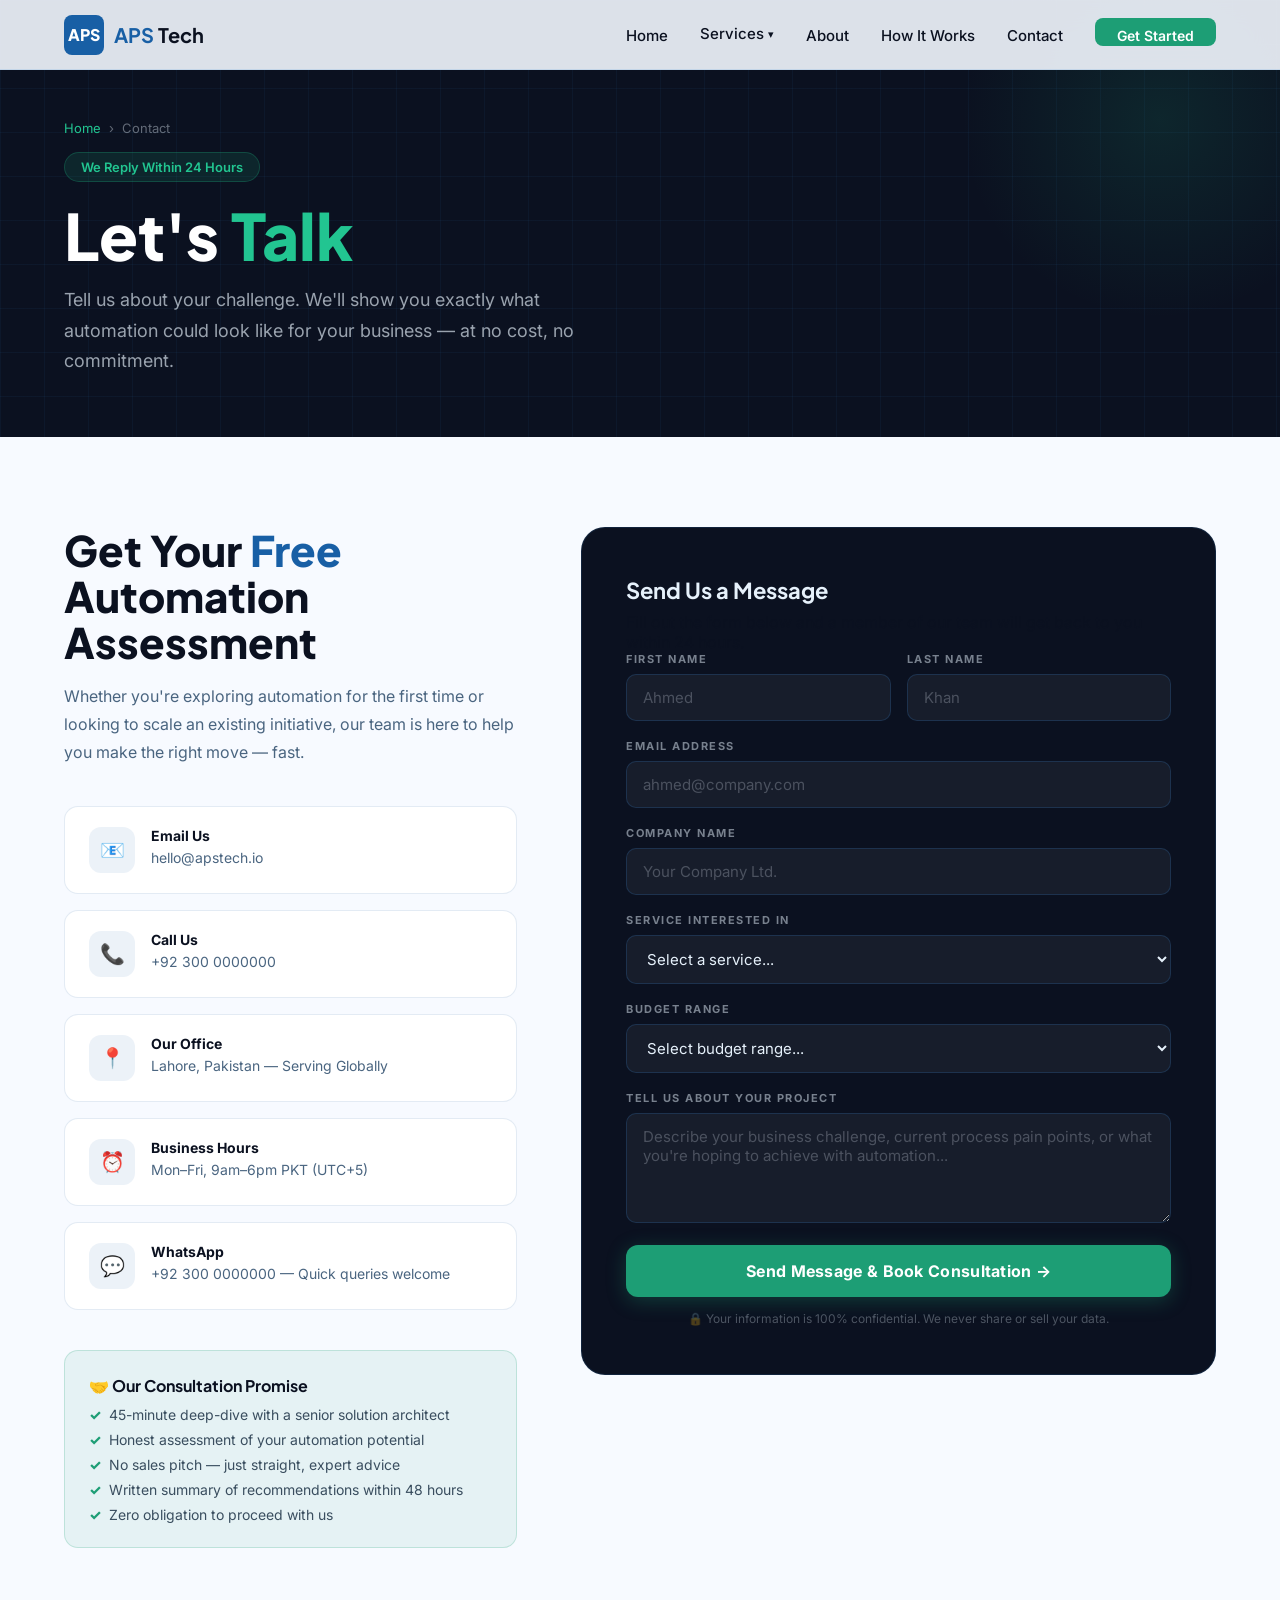
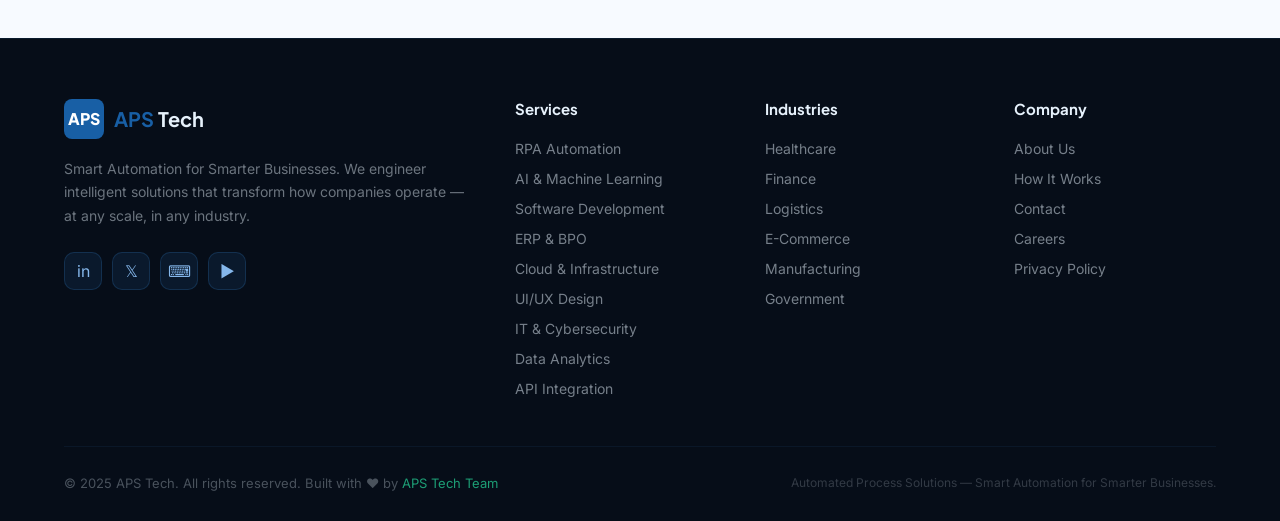
<file: pages/contact.html>
<!DOCTYPE html>
<html lang="en">
<head>
  <meta charset="UTF-8">
  <link rel="icon" type="image/svg+xml" href="../favicon.svg">
  <link rel="alternate icon" type="image/x-icon" href="../favicon.ico">
  <meta name="viewport" content="width=device-width, initial-scale=1.0">
  <title>Contact — APS Tech</title>
  <link rel="stylesheet" href="../assets/css/global.css">
  <style>
    /* ===== CONTACT PAGE ===== */
    #contact-main { background: var(--bg3); }

    .contact-layout {
      display: grid; grid-template-columns: 1fr 1.4fr; gap: 64px; align-items: start;
    }

    /* Left info panel */
    .contact-info-panel {}
    .contact-info-panel h2 { font-family: var(--font-head); font-size: clamp(28px, 4vw, 42px); font-weight: 800; color: var(--navy); margin-bottom: 16px; line-height: 1.1; }
    .contact-info-panel h2 span { color: var(--blue); }
    .contact-info-panel > p { font-size: 16px; color: #4A6580; line-height: 1.75; margin-bottom: 40px; }

    .info-cards { display: flex; flex-direction: column; gap: 16px; margin-bottom: 40px; }
    .info-card {
      display: flex; align-items: flex-start; gap: 16px;
      background: #fff; border: 1px solid rgba(24,95,165,0.12);
      border-radius: 14px; padding: 20px 24px;
      transition: border-color 0.2s, box-shadow 0.2s;
    }
    .info-card:hover { border-color: rgba(29,158,117,0.3); box-shadow: 0 8px 24px rgba(24,95,165,0.06); }
    .ic-icon-box {
      width: 46px; height: 46px; border-radius: 12px;
      background: rgba(24,95,165,0.08); color: var(--blue);
      display: flex; align-items: center; justify-content: center;
      font-size: 20px; flex-shrink: 0;
    }
    .ic-text strong { display: block; font-weight: 700; font-size: 14px; color: var(--navy); margin-bottom: 3px; }
    .ic-text span { font-size: 14px; color: #4A6580; }

    .guarantee-box {
      background: rgba(29,158,117,0.08); border: 1px solid rgba(29,158,117,0.2);
      border-radius: 14px; padding: 24px;
    }
    .guarantee-box h4 { font-family: var(--font-head); font-size: 16px; font-weight: 700; color: var(--navy); margin-bottom: 10px; }
    .guarantee-list { list-style: none; display: flex; flex-direction: column; gap: 8px; }
    .guarantee-list li { font-size: 14px; color: #3A4E5F; display: flex; gap: 8px; align-items: flex-start; }
    .guarantee-list li::before { content: '✓'; color: var(--green); font-weight: 800; flex-shrink: 0; }

    /* Right form */
    .contact-form-card {
      background: var(--navy);
      border: 1px solid rgba(55,138,221,0.15);
      border-radius: 24px; padding: 48px 44px;
      position: sticky; top: 90px;
    }
    .contact-form-card h3 {
      font-family: var(--font-head); font-size: 22px; font-weight: 700; color: var(--white);
      margin-bottom: 8px;
    }
    .contact-form-card > p { font-size: 14px; color: rgba(230,241,251,0.5); margin-bottom: 32px; }

    .form-row { display: grid; grid-template-columns: 1fr 1fr; gap: 16px; }
    .form-group { margin-bottom: 18px; }
    .form-group label { display: block; font-size: 11px; font-weight: 700; letter-spacing: 1.5px; text-transform: uppercase; color: rgba(230,241,251,0.5); margin-bottom: 8px; }
    .form-group input,
    .form-group textarea,
    .form-group select {
      width: 100%; background: rgba(255,255,255,0.05);
      border: 1px solid rgba(55,138,221,0.2); border-radius: 10px;
      padding: 13px 16px; color: var(--white);
      font-family: var(--font-body); font-size: 15px; outline: none;
      transition: border-color 0.2s, background 0.2s;
    }
    .form-group input:focus,
    .form-group textarea:focus,
    .form-group select:focus { border-color: var(--electric); background: rgba(55,138,221,0.06); }
    .form-group input::placeholder,
    .form-group textarea::placeholder { color: rgba(230,241,251,0.25); }
    .form-group textarea { min-height: 110px; resize: vertical; }
    .form-group select option { background: var(--navy); color: var(--white); }

    .btn-submit {
      width: 100%; background: var(--green); color: #fff;
      border: none; border-radius: 12px; padding: 16px;
      font-size: 16px; font-weight: 700; font-family: var(--font-body);
      cursor: pointer; letter-spacing: 0.3px;
      transition: background 0.2s, transform 0.2s, box-shadow 0.2s;
      box-shadow: 0 4px 20px rgba(29,158,117,0.3);
    }
    .btn-submit:hover { background: var(--green-light); transform: translateY(-1px); box-shadow: 0 8px 30px rgba(29,158,117,0.4); }

    .form-note { text-align: center; margin-top: 14px; font-size: 12px; color: rgba(230,241,251,0.3); }

    /* Success state */
    .success-state {
      display: none; text-align: center; padding: 40px 0;
    }
    .success-icon { font-size: 64px; margin-bottom: 16px; display: block; }
    .success-state h3 { font-family: var(--font-head); font-size: 24px; font-weight: 800; color: var(--white); margin-bottom: 10px; }
    .success-state p { font-size: 15px; color: rgba(230,241,251,0.6); line-height: 1.6; }

    @media (max-width: 900px) {
      .contact-layout { grid-template-columns: 1fr; }
      .contact-form-card { position: static; }
      .form-row { grid-template-columns: 1fr; }
    }
  </style>
</head>
<body>

<div id="nav-placeholder"></div>

<!-- PAGE HERO -->
<div class="page-hero">
  <div class="page-hero-grid"></div>
  <div class="page-hero-glow"></div>
  <div class="page-hero-content">
    <div class="breadcrumb"><a href="../index.html">Home</a> <span>›</span> <span>Contact</span></div>
    <div class="page-hero-badge">We Reply Within 24 Hours</div>
    <h1>Let's <span>Talk</span></h1>
    <p>Tell us about your challenge. We'll show you exactly what automation could look like for your business — at no cost, no commitment.</p>
  </div>
</div>

<!-- CONTACT MAIN -->
<section id="contact-main">
  <div class="contact-layout">

    <!-- LEFT -->
    <div class="contact-info-panel reveal">
      <h2>Get Your <span>Free</span> Automation Assessment</h2>
      <p>Whether you're exploring automation for the first time or looking to scale an existing initiative, our team is here to help you make the right move — fast.</p>

      <div class="info-cards">
        <div class="info-card">
          <div class="ic-icon-box">📧</div>
          <div class="ic-text"><strong>Email Us</strong><span>hello@apstech.io</span></div>
        </div>
        <div class="info-card">
          <div class="ic-icon-box">📞</div>
          <div class="ic-text"><strong>Call Us</strong><span>+92 300 0000000</span></div>
        </div>
        <div class="info-card">
          <div class="ic-icon-box">📍</div>
          <div class="ic-text"><strong>Our Office</strong><span>Lahore, Pakistan — Serving Globally</span></div>
        </div>
        <div class="info-card">
          <div class="ic-icon-box">⏰</div>
          <div class="ic-text"><strong>Business Hours</strong><span>Mon–Fri, 9am–6pm PKT (UTC+5)</span></div>
        </div>
        <div class="info-card">
          <div class="ic-icon-box">💬</div>
          <div class="ic-text"><strong>WhatsApp</strong><span>+92 300 0000000 — Quick queries welcome</span></div>
        </div>
      </div>

      <div class="guarantee-box">
        <h4>🤝 Our Consultation Promise</h4>
        <ul class="guarantee-list">
          <li>45-minute deep-dive with a senior solution architect</li>
          <li>Honest assessment of your automation potential</li>
          <li>No sales pitch — just straight, expert advice</li>
          <li>Written summary of recommendations within 48 hours</li>
          <li>Zero obligation to proceed with us</li>
        </ul>
      </div>
    </div>

    <!-- RIGHT FORM -->
    <div class="contact-form-card reveal">
      <div id="form-content">
        <h3>Send Us a Message</h3>
        <p>Fill out the form below and a member of our team will get back to you within 24 hours.</p>

        <div class="form-row">
          <div class="form-group">
            <label>First Name</label>
            <input type="text" id="fname" placeholder="Ahmed">
          </div>
          <div class="form-group">
            <label>Last Name</label>
            <input type="text" id="lname" placeholder="Khan">
          </div>
        </div>

        <div class="form-group">
          <label>Email Address</label>
          <input type="email" id="email" placeholder="ahmed@company.com">
        </div>

        <div class="form-group">
          <label>Company Name</label>
          <input type="text" id="company" placeholder="Your Company Ltd.">
        </div>

        <div class="form-group">
          <label>Service Interested In</label>
          <select id="service">
            <option value="">Select a service...</option>
            <option>RPA — Robotic Process Automation</option>
            <option>AI & Machine Learning</option>
            <option>Custom Software Development</option>
            <option>ERP & Business Optimization</option>
            <option>Cloud & Infrastructure</option>
            <option>UI/UX Design & Animations</option>
            <option>IT Managed Services & Cybersecurity</option>
            <option>Data Analytics & Business Intelligence</option>
            <option>API & Systems Integration</option>
            <option>Not sure — I need guidance</option>
          </select>
        </div>

        <div class="form-group">
          <label>Budget Range</label>
          <select id="budget">
            <option value="">Select budget range...</option>
            <option>Under $10,000</option>
            <option>$10,000 – $50,000</option>
            <option>$50,000 – $150,000</option>
            <option>$150,000+</option>
            <option>Prefer to discuss</option>
          </select>
        </div>

        <div class="form-group">
          <label>Tell Us About Your Project</label>
          <textarea id="message" placeholder="Describe your business challenge, current process pain points, or what you're hoping to achieve with automation..."></textarea>
        </div>

        <button class="btn-submit" onclick="handleSubmit(this)">Send Message & Book Consultation →</button>
        <p class="form-note">🔒 Your information is 100% confidential. We never share or sell your data.</p>
      </div>

      <div class="success-state" id="success-state">
        <span class="success-icon">✅</span>
        <h3>Message Sent!</h3>
        <p>Thank you for reaching out. A senior member of our team will review your message and get back to you within 24 hours.<br><br>In the meantime, feel free to explore our services or learn how we work.</p>
      </div>
    </div>

  </div>
</section>

<div id="footer-placeholder"></div>
<script src="../assets/js/components.js"></script>
<script>
  // ── Paste your Apps Script Web App URL below ──────────────
  const SCRIPT_URL = "https://script.google.com/macros/s/AKfycbxfM4DNQXsvVOKyVnphVOJXSTrMQjrnVcAB6RfuCl9enQCc7KIMNxAzSVsghDTynuhwrQ/exec";
  // ──────────────────────────────────────────────────────────

  function handleSubmit(btn) {
    const fname   = document.getElementById('fname').value.trim();
    const lname   = document.getElementById('lname').value.trim();
    const email   = document.getElementById('email').value.trim();
    const company = document.getElementById('company').value.trim();
    const service = document.getElementById('service').value.trim();
    const budget  = document.getElementById('budget').value.trim();
    const message = document.getElementById('message').value.trim();

    if (!fname || !email) {
      btn.textContent = '⚠ Please fill in Name & Email';
      btn.style.background = '#e17055';
      setTimeout(() => { btn.textContent = 'Send Message & Book Consultation →'; btn.style.background = ''; }, 2500);
      return;
    }

    btn.textContent = 'Sending...';
    btn.disabled = true;

    fetch(SCRIPT_URL, {
      method: 'POST',
      mode: 'no-cors',
      headers: { 'Content-Type': 'application/json' },
      body: JSON.stringify({ fname, lname, email, company, service, budget, message })
    })
    .then(() => {
      document.getElementById('form-content').style.display = 'none';
      document.getElementById('success-state').style.display = 'block';
    })
    .catch(() => {
      btn.textContent = '⚠ Something went wrong. Try again.';
      btn.style.background = '#e17055';
      btn.disabled = false;
      setTimeout(() => { btn.textContent = 'Send Message & Book Consultation →'; btn.style.background = ''; }, 3000);
    });
  }
</script>
</body>
</html>
</file>
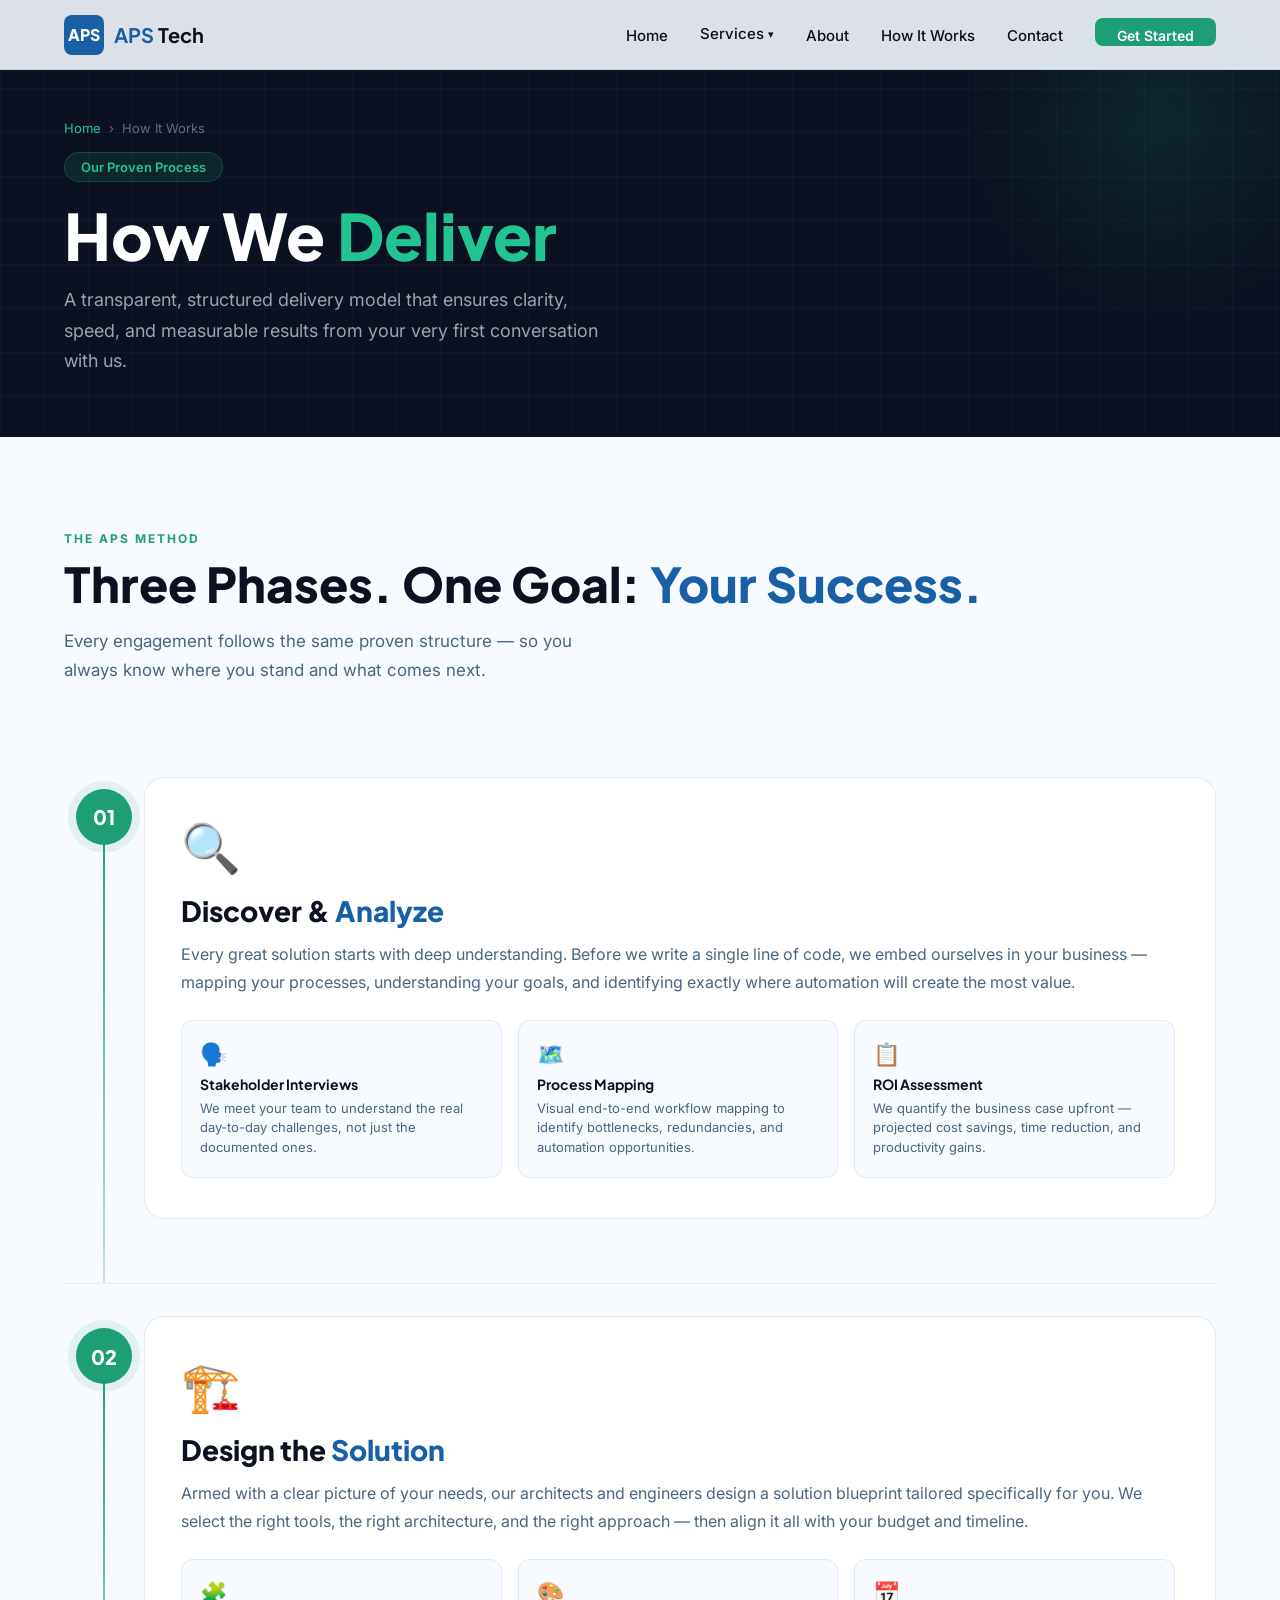
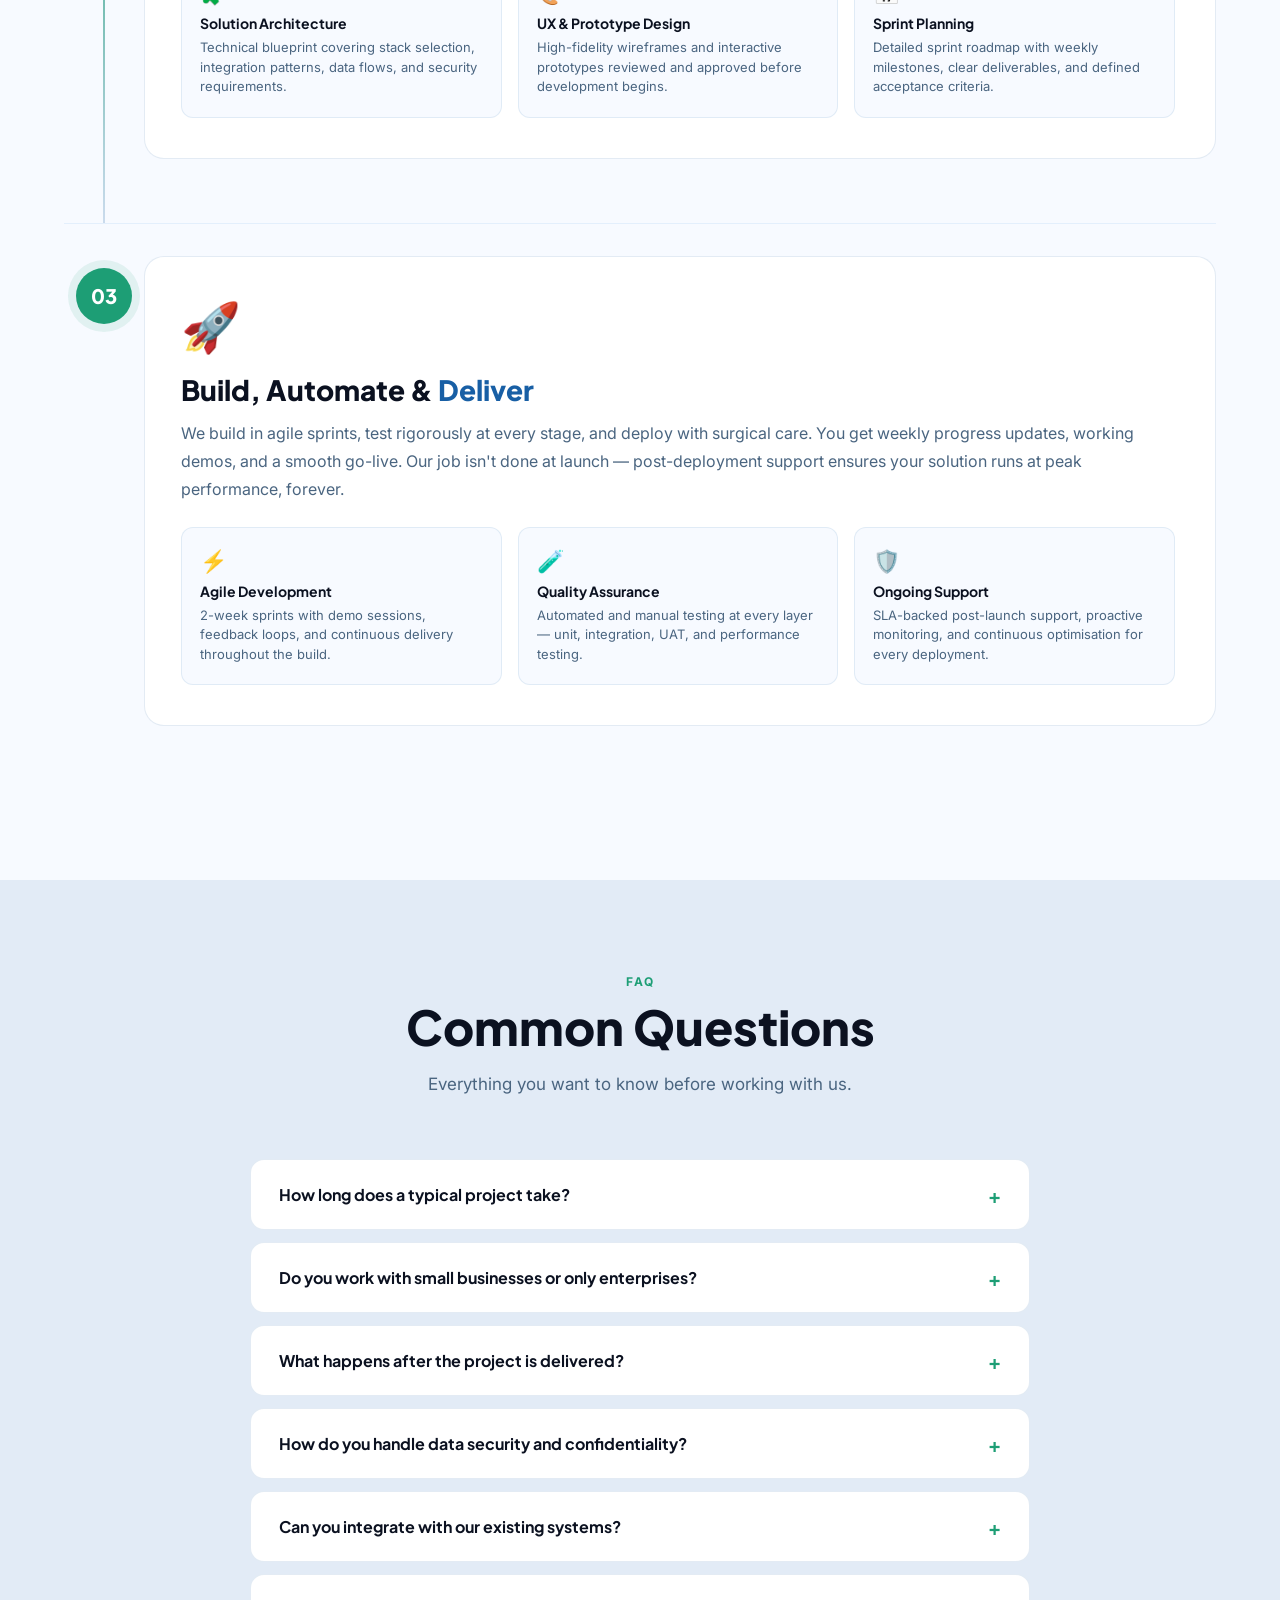
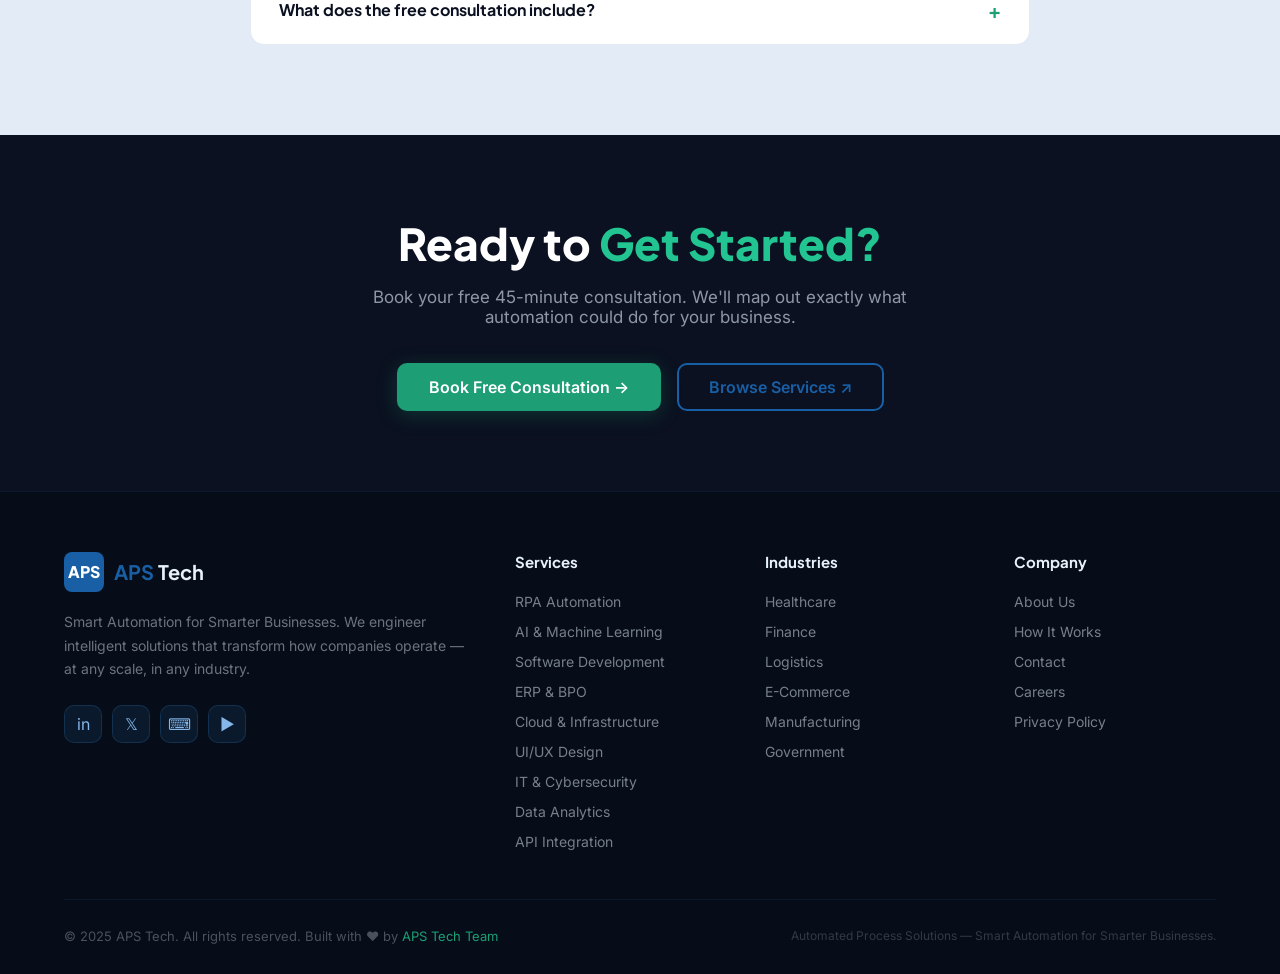
<file: pages/how.html>
<!DOCTYPE html>
<html lang="en">
<head>
  <meta charset="UTF-8">
  <link rel="icon" type="image/svg+xml" href="../favicon.svg">
  <link rel="alternate icon" type="image/x-icon" href="../favicon.ico">
  <meta name="viewport" content="width=device-width, initial-scale=1.0">
  <title>How It Works — APS Tech</title>
  <link rel="stylesheet" href="../assets/css/global.css">
  <style>
    /* ===== HOW IT WORKS PAGE ===== */
    #process { background: var(--bg3); }

    .process-steps { display: flex; flex-direction: column; gap: 0; }

    .process-step {
      display: grid; grid-template-columns: 80px 1fr; gap: 0;
      position: relative;
    }
    .process-step:not(:last-child)::after {
      content: '';
      position: absolute; left: 39px; top: 80px; bottom: 0;
      width: 2px;
      background: linear-gradient(to bottom, var(--green), rgba(24,95,165,0.2));
    }

    .ps-left {
      display: flex; flex-direction: column; align-items: center;
      padding-top: 12px;
      position: relative; z-index: 1;
    }
    .ps-number {
      width: 56px; height: 56px; border-radius: 50%;
      background: var(--green); color: #fff;
      font-family: var(--font-head); font-size: 20px; font-weight: 800;
      display: flex; align-items: center; justify-content: center;
      box-shadow: 0 0 0 8px rgba(29,158,117,0.1);
      flex-shrink: 0;
    }

    .ps-content {
      background: #fff; border: 1px solid rgba(24,95,165,0.12);
      border-radius: 20px; padding: 40px 40px 40px 36px;
      margin-bottom: 32px;
      transition: border-color 0.3s, box-shadow 0.3s;
    }
    .ps-content:hover { border-color: rgba(29,158,117,0.3); box-shadow: 0 12px 40px rgba(24,95,165,0.08); }
    .ps-icon { font-size: 48px; margin-bottom: 16px; display: block; }
    .ps-content h2 { font-family: var(--font-head); font-size: 28px; font-weight: 800; color: var(--navy); margin-bottom: 12px; }
    .ps-content h2 span { color: var(--blue); }
    .ps-content > p { font-size: 16px; color: #4A6580; line-height: 1.75; margin-bottom: 24px; }

    .ps-sub-grid { display: grid; grid-template-columns: repeat(3, 1fr); gap: 16px; margin-top: 20px; }
    .ps-sub {
      background: var(--bg3); border: 1px solid rgba(24,95,165,0.1);
      border-radius: 12px; padding: 20px 18px;
    }
    .ps-sub h4 { font-family: var(--font-head); font-size: 14px; font-weight: 700; color: var(--navy); margin-bottom: 6px; }
    .ps-sub p { font-size: 13px; color: #4A6580; line-height: 1.5; }
    .ps-sub .sub-icon { font-size: 22px; margin-bottom: 8px; display: block; }

    /* FAQ */
    #faq { background: var(--bg2); }
    .faq-list { max-width: 780px; margin: 0 auto; display: flex; flex-direction: column; gap: 12px; }
    .faq-item {
      background: #fff; border: 1px solid rgba(24,95,165,0.12);
      border-radius: 14px; overflow: hidden;
    }
    .faq-q {
      display: flex; justify-content: space-between; align-items: center;
      padding: 22px 28px; cursor: pointer;
      font-family: var(--font-head); font-size: 16px; font-weight: 700; color: var(--navy);
      user-select: none;
      transition: color 0.2s;
    }
    .faq-q:hover { color: var(--blue); }
    .faq-q .faq-arrow {
      font-size: 20px; color: var(--green);
      transition: transform 0.3s;
      flex-shrink: 0;
    }
    .faq-item.open .faq-arrow { transform: rotate(45deg); }
    .faq-a {
      max-height: 0; overflow: hidden;
      transition: max-height 0.4s ease, padding 0.3s ease;
      font-size: 15px; color: #4A6580; line-height: 1.7;
      padding: 0 28px;
    }
    .faq-item.open .faq-a { max-height: 300px; padding-bottom: 24px; }

    /* CTA bar */
    #cta-bar { background: var(--navy); padding: 80px 5%; text-align: center; }
    .cta-bar-inner { max-width: 600px; margin: 0 auto; }
    .cta-bar-inner h2 { font-family: var(--font-head); font-size: clamp(28px, 4vw, 44px); font-weight: 800; color: #fff; margin-bottom: 16px; }
    .cta-bar-inner h2 span { color: var(--green-light); }
    .cta-bar-inner p { font-size: 17px; color: rgba(230,241,251,0.6); margin-bottom: 36px; }
    .cta-btns { display: flex; gap: 16px; justify-content: center; flex-wrap: wrap; }

    @media (max-width: 768px) {
      .ps-sub-grid { grid-template-columns: 1fr; }
      .process-step { grid-template-columns: 1fr; }
      .ps-left { flex-direction: row; gap: 16px; margin-bottom: 20px; }
      .process-step::after { display: none; }
    }
  </style>
</head>
<body>

<div id="nav-placeholder"></div>

<!-- PAGE HERO -->
<div class="page-hero">
  <div class="page-hero-grid"></div>
  <div class="page-hero-glow"></div>
  <div class="page-hero-content">
    <div class="breadcrumb"><a href="../index.html">Home</a> <span>›</span> <span>How It Works</span></div>
    <div class="page-hero-badge">Our Proven Process</div>
    <h1>How We <span>Deliver</span></h1>
    <p>A transparent, structured delivery model that ensures clarity, speed, and measurable results from your very first conversation with us.</p>
  </div>
</div>

<!-- PROCESS -->
<section id="process">
  <div class="section-header reveal">
    <span class="section-label">The APS Method</span>
    <h2 class="section-title">Three Phases. One Goal: <span style="color:var(--blue)">Your Success.</span></h2>
    <p class="section-sub">Every engagement follows the same proven structure — so you always know where you stand and what comes next.</p>
  </div>

  <div class="process-steps">

    <!-- PHASE 1 -->
    <div class="process-step reveal">
      <div class="ps-left">
        <div class="ps-number">01</div>
      </div>
      <div class="ps-content">
        <span class="ps-icon">🔍</span>
        <h2>Discover & <span>Analyze</span></h2>
        <p>Every great solution starts with deep understanding. Before we write a single line of code, we embed ourselves in your business — mapping your processes, understanding your goals, and identifying exactly where automation will create the most value.</p>
        <div class="ps-sub-grid">
          <div class="ps-sub">
            <span class="sub-icon">🗣️</span>
            <h4>Stakeholder Interviews</h4>
            <p>We meet your team to understand the real day-to-day challenges, not just the documented ones.</p>
          </div>
          <div class="ps-sub">
            <span class="sub-icon">🗺️</span>
            <h4>Process Mapping</h4>
            <p>Visual end-to-end workflow mapping to identify bottlenecks, redundancies, and automation opportunities.</p>
          </div>
          <div class="ps-sub">
            <span class="sub-icon">📋</span>
            <h4>ROI Assessment</h4>
            <p>We quantify the business case upfront — projected cost savings, time reduction, and productivity gains.</p>
          </div>
        </div>
      </div>
    </div>

    <!-- PHASE 2 -->
    <div class="process-step reveal">
      <div class="ps-left">
        <div class="ps-number">02</div>
      </div>
      <div class="ps-content">
        <span class="ps-icon">🏗️</span>
        <h2>Design the <span>Solution</span></h2>
        <p>Armed with a clear picture of your needs, our architects and engineers design a solution blueprint tailored specifically for you. We select the right tools, the right architecture, and the right approach — then align it all with your budget and timeline.</p>
        <div class="ps-sub-grid">
          <div class="ps-sub">
            <span class="sub-icon">🧩</span>
            <h4>Solution Architecture</h4>
            <p>Technical blueprint covering stack selection, integration patterns, data flows, and security requirements.</p>
          </div>
          <div class="ps-sub">
            <span class="sub-icon">🎨</span>
            <h4>UX & Prototype Design</h4>
            <p>High-fidelity wireframes and interactive prototypes reviewed and approved before development begins.</p>
          </div>
          <div class="ps-sub">
            <span class="sub-icon">📅</span>
            <h4>Sprint Planning</h4>
            <p>Detailed sprint roadmap with weekly milestones, clear deliverables, and defined acceptance criteria.</p>
          </div>
        </div>
      </div>
    </div>

    <!-- PHASE 3 -->
    <div class="process-step reveal">
      <div class="ps-left">
        <div class="ps-number">03</div>
      </div>
      <div class="ps-content">
        <span class="ps-icon">🚀</span>
        <h2>Build, Automate & <span>Deliver</span></h2>
        <p>We build in agile sprints, test rigorously at every stage, and deploy with surgical care. You get weekly progress updates, working demos, and a smooth go-live. Our job isn't done at launch — post-deployment support ensures your solution runs at peak performance, forever.</p>
        <div class="ps-sub-grid">
          <div class="ps-sub">
            <span class="sub-icon">⚡</span>
            <h4>Agile Development</h4>
            <p>2-week sprints with demo sessions, feedback loops, and continuous delivery throughout the build.</p>
          </div>
          <div class="ps-sub">
            <span class="sub-icon">🧪</span>
            <h4>Quality Assurance</h4>
            <p>Automated and manual testing at every layer — unit, integration, UAT, and performance testing.</p>
          </div>
          <div class="ps-sub">
            <span class="sub-icon">🛡️</span>
            <h4>Ongoing Support</h4>
            <p>SLA-backed post-launch support, proactive monitoring, and continuous optimisation for every deployment.</p>
          </div>
        </div>
      </div>
    </div>

  </div>
</section>

<!-- FAQ -->
<section id="faq">
  <div class="section-header center reveal">
    <span class="section-label">FAQ</span>
    <h2 class="section-title">Common Questions</h2>
    <p class="section-sub">Everything you want to know before working with us.</p>
  </div>
  <div class="faq-list">
    <div class="faq-item reveal">
      <div class="faq-q">How long does a typical project take? <span class="faq-arrow">+</span></div>
      <div class="faq-a">It depends on the scope. A focused RPA automation can be live in 2–4 weeks. A full custom software build typically takes 3–6 months. We give you an accurate timeline after the discovery phase — never a guess.</div>
    </div>
    <div class="faq-item reveal">
      <div class="faq-q">Do you work with small businesses or only enterprises? <span class="faq-arrow">+</span></div>
      <div class="faq-a">Both. While most of our clients are mid-market to enterprise, we've also worked with ambitious startups that want to scale intelligently from day one. Our engagement model flexes to fit your budget and team size.</div>
    </div>
    <div class="faq-item reveal">
      <div class="faq-q">What happens after the project is delivered? <span class="faq-arrow">+</span></div>
      <div class="faq-a">Every deployment comes with a post-launch support period. Beyond that, we offer ongoing managed services, SLA-backed support contracts, and continuous improvement retainers — so your solution stays healthy and evolves with your business.</div>
    </div>
    <div class="faq-item reveal">
      <div class="faq-q">How do you handle data security and confidentiality? <span class="faq-arrow">+</span></div>
      <div class="faq-a">Security is non-negotiable for us. We sign NDAs before discovery, work within ISO 27001 frameworks, and can operate within your own infrastructure if required. All team members are vetted and trained in data handling protocols.</div>
    </div>
    <div class="faq-item reveal">
      <div class="faq-q">Can you integrate with our existing systems? <span class="faq-arrow">+</span></div>
      <div class="faq-a">Yes — this is one of our core strengths. We've integrated with SAP, Salesforce, Oracle, custom ERPs, legacy COBOL systems, and everything in between. If it has an API (or even if it doesn't), we can connect it.</div>
    </div>
    <div class="faq-item reveal">
      <div class="faq-q">What does the free consultation include? <span class="faq-arrow">+</span></div>
      <div class="faq-a">A 45-minute call with one of our solution architects. We'll listen to your challenges, assess your automation potential, and give you an honest recommendation — whether that's working with us or not. No sales pressure, just straight talk.</div>
    </div>
  </div>
</section>

<!-- CTA -->
<section id="cta-bar">
  <div class="cta-bar-inner reveal">
    <h2>Ready to <span>Get Started?</span></h2>
    <p>Book your free 45-minute consultation. We'll map out exactly what automation could do for your business.</p>
    <div class="cta-btns">
      <a href="../pages/contact.html" class="btn-primary">Book Free Consultation →</a>
      <a href="../pages/services.html" class="btn-outline">Browse Services ↗</a>
    </div>
  </div>
</section>

<div id="footer-placeholder"></div>
<script src="../assets/js/components.js"></script>
<script>
  document.querySelectorAll('.faq-item').forEach(item => {
    item.querySelector('.faq-q').addEventListener('click', () => {
      const isOpen = item.classList.contains('open');
      document.querySelectorAll('.faq-item').forEach(i => i.classList.remove('open'));
      if (!isOpen) item.classList.add('open');
    });
  });
</script>
</body>
</html>
</file>
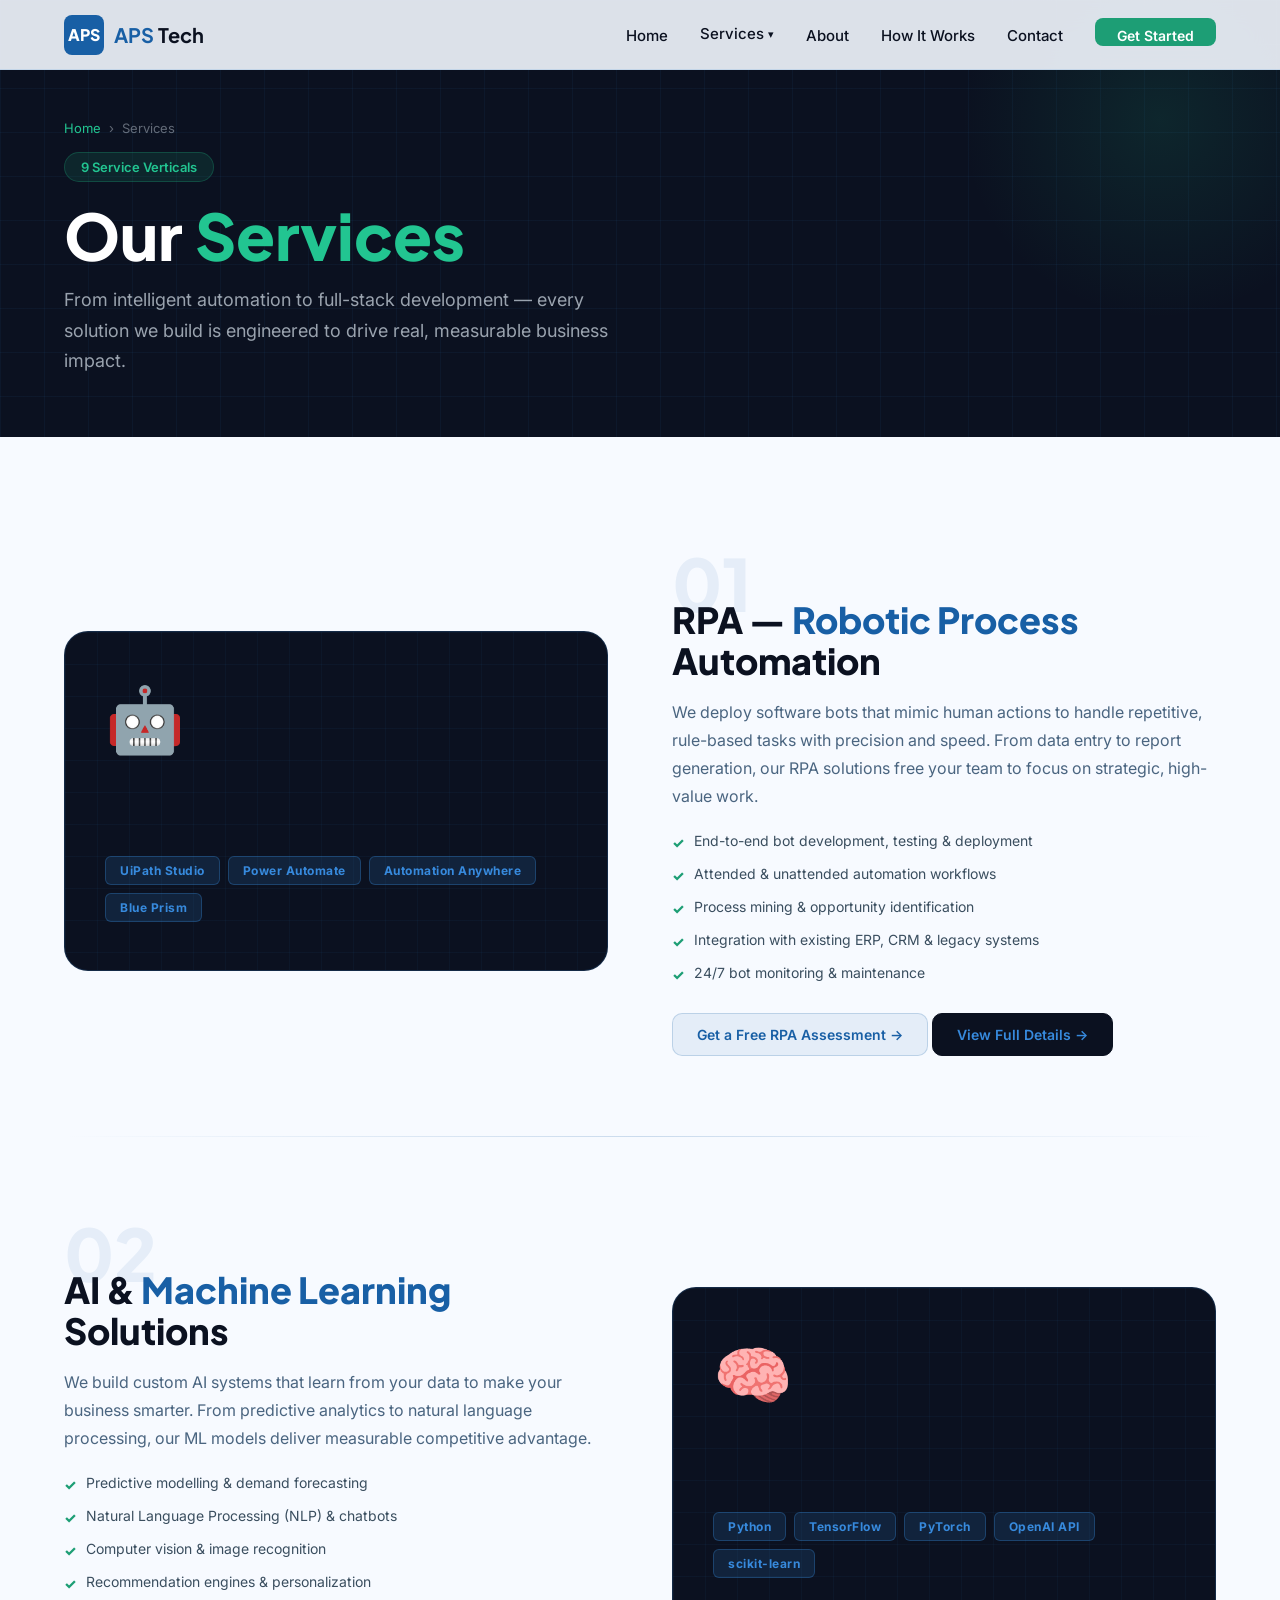
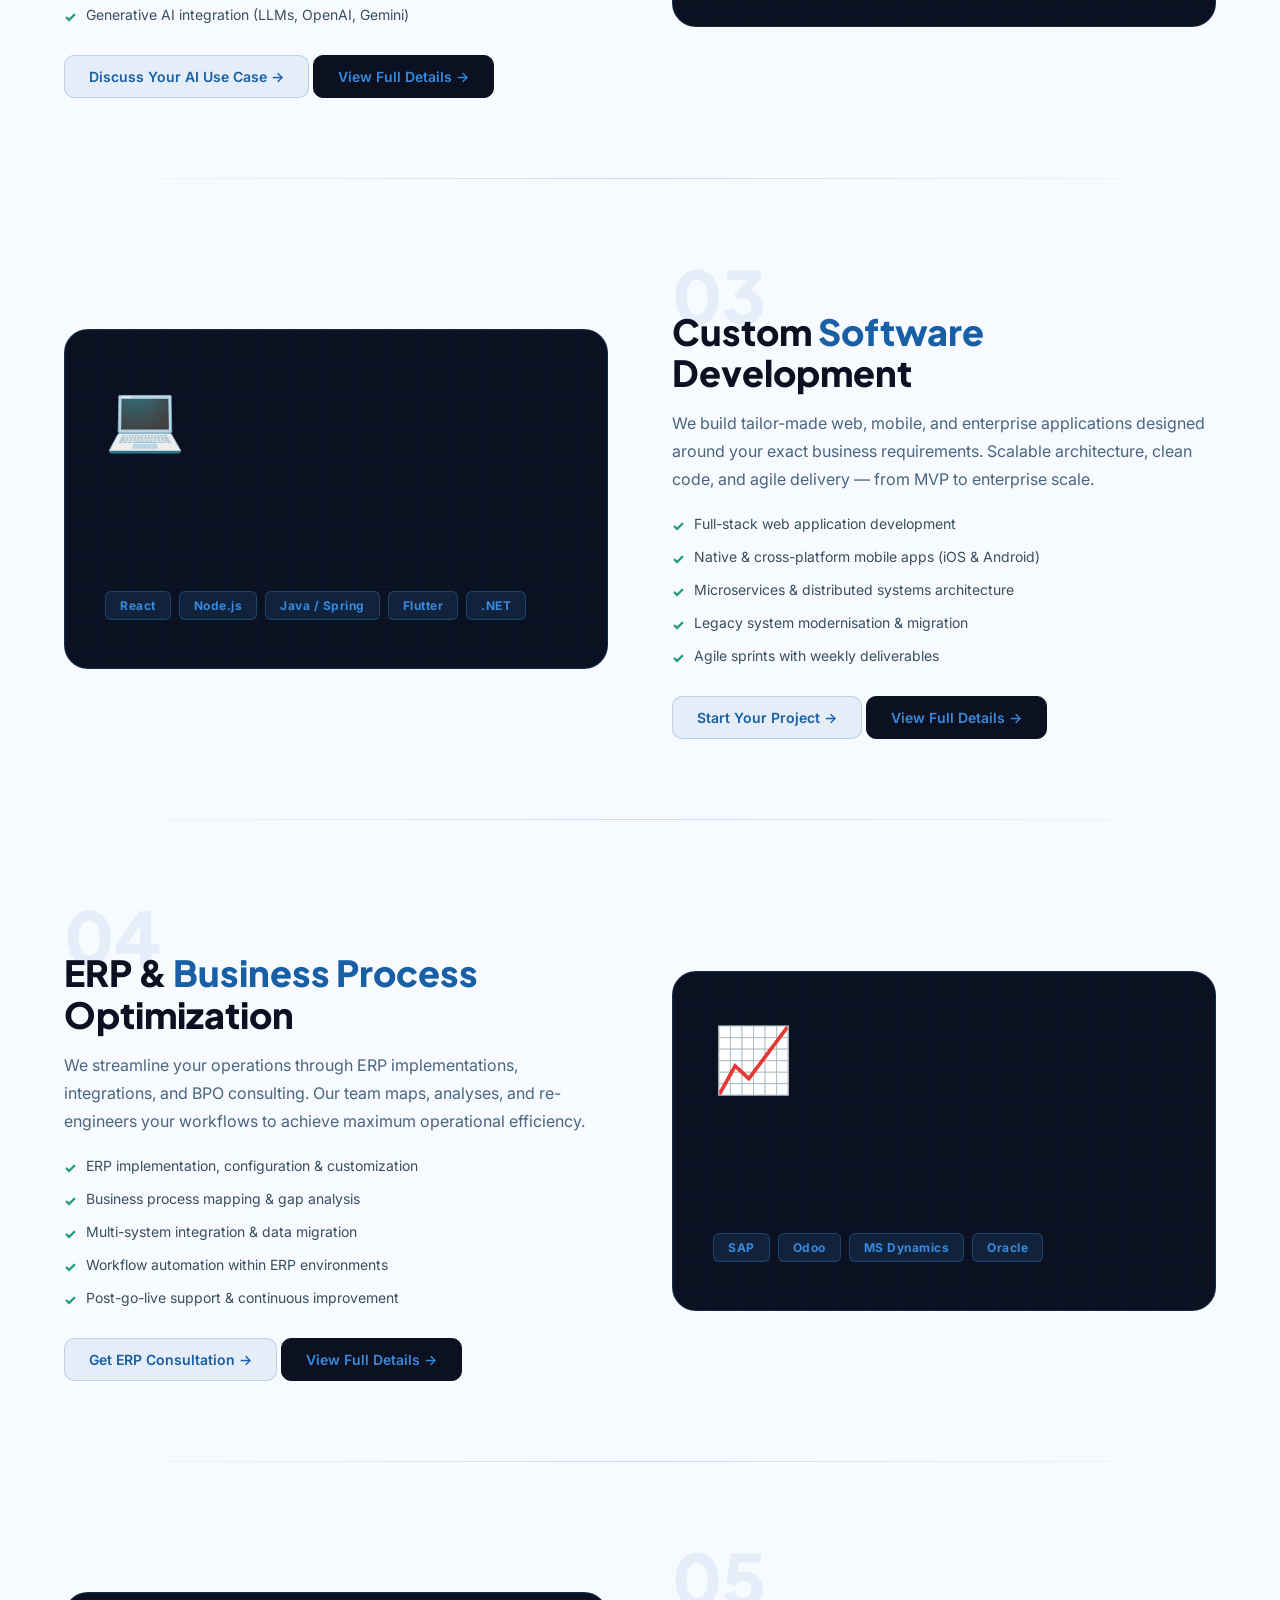
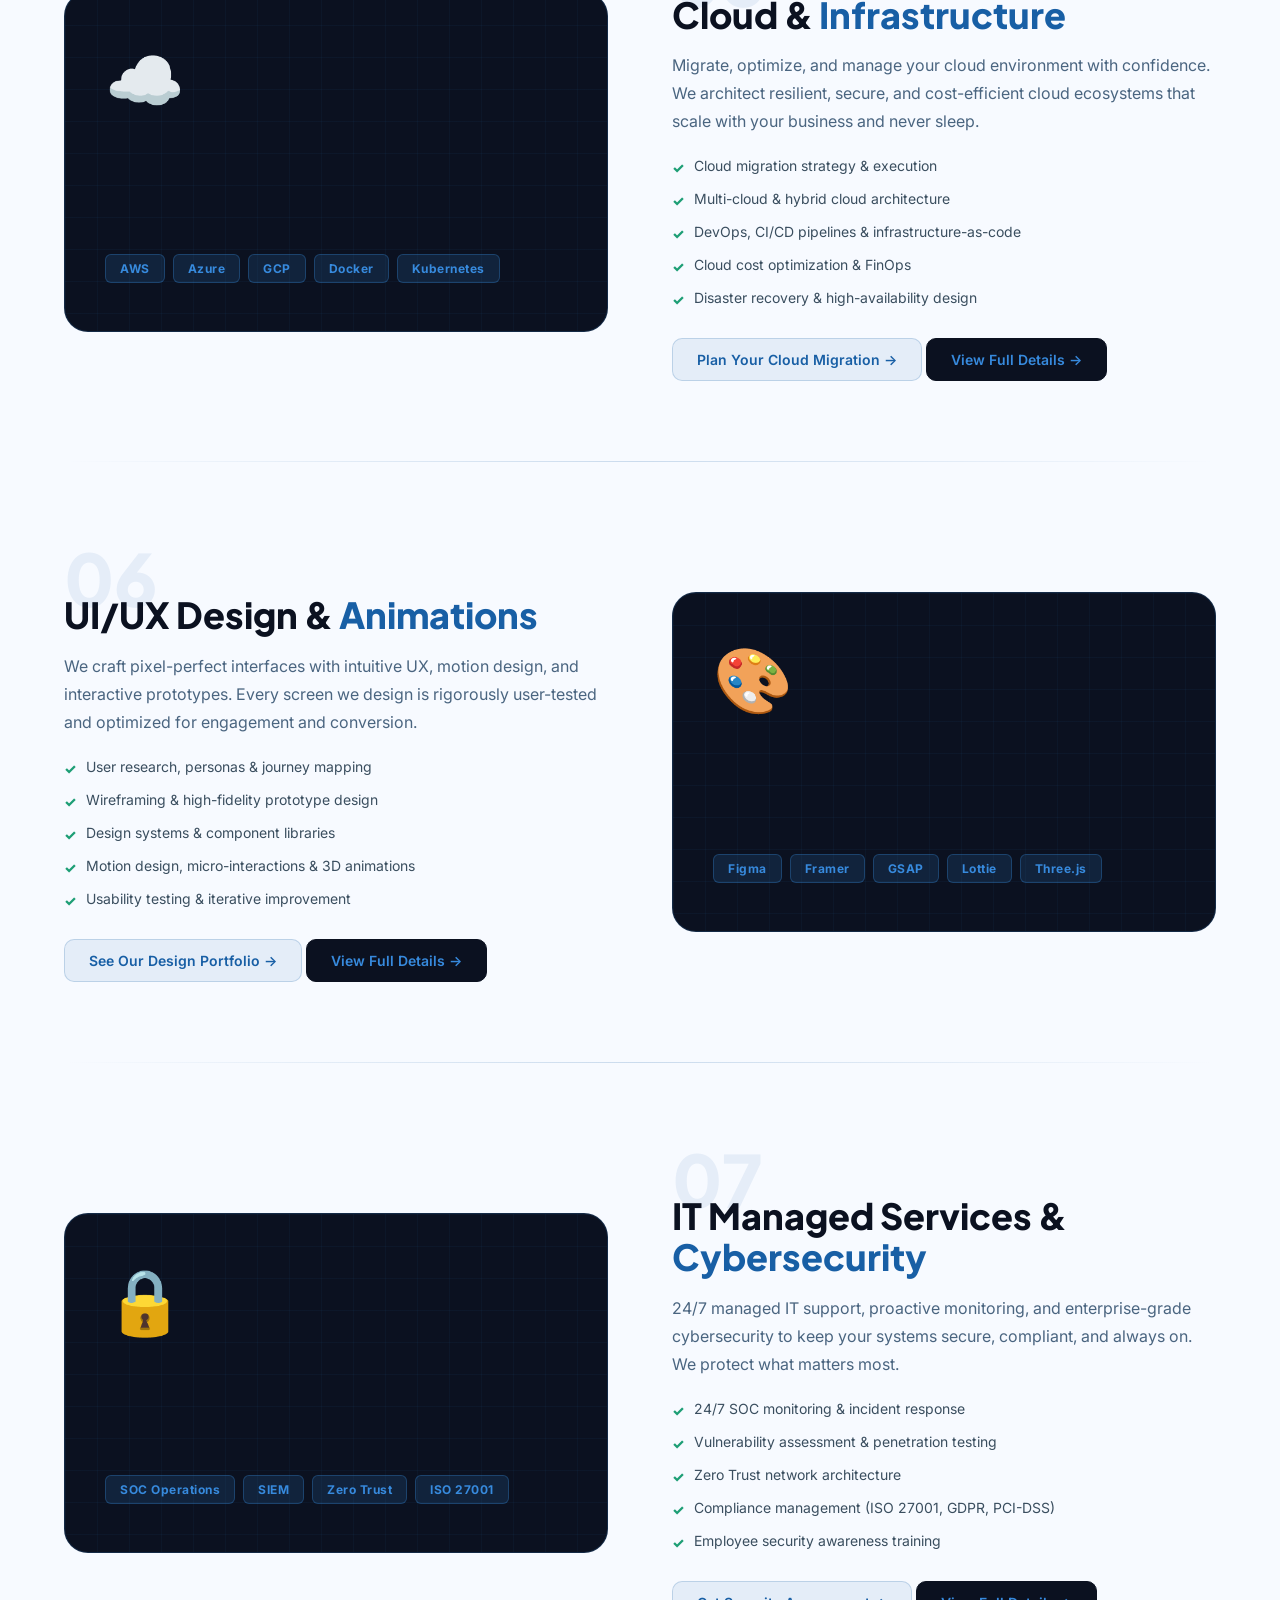
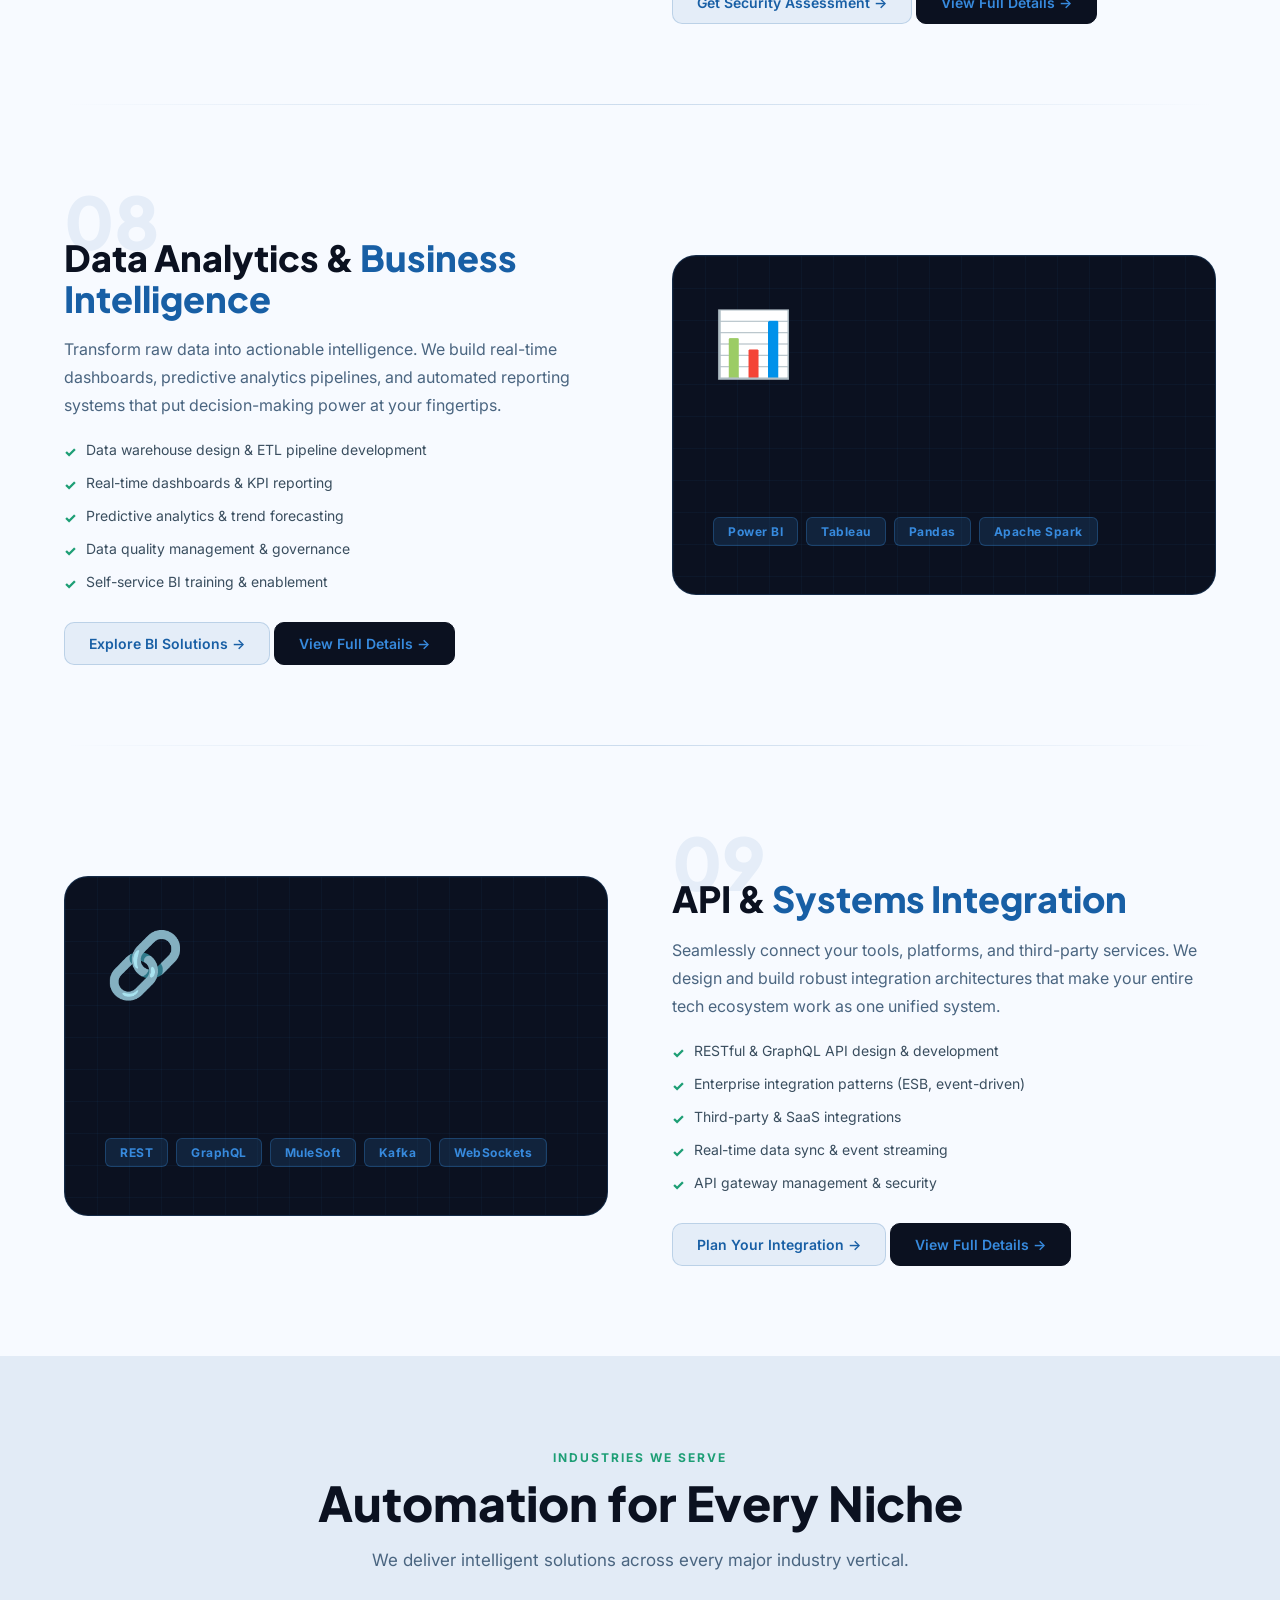
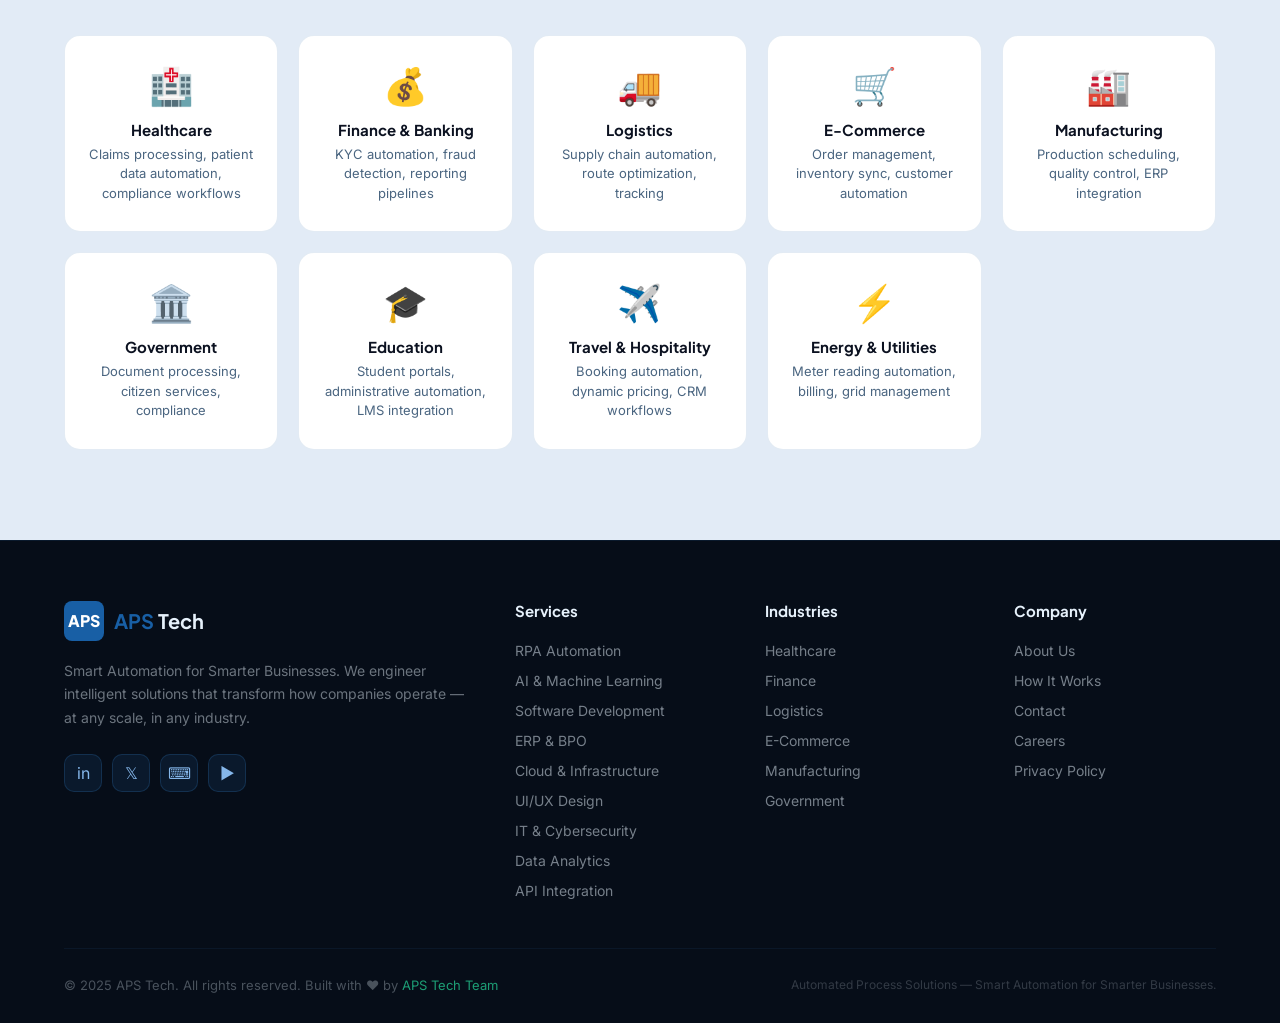
<file: pages/services.html>
<!DOCTYPE html>
<html lang="en">
<head>
  <meta charset="UTF-8">
  <link rel="icon" type="image/svg+xml" href="../favicon.svg">
  <link rel="alternate icon" type="image/x-icon" href="../favicon.ico">
  <meta name="viewport" content="width=device-width, initial-scale=1.0">
  <title>Services — APS Tech</title>
  <link rel="stylesheet" href="../assets/css/global.css">
  <style>
    /* ===== SERVICE DETAIL CARDS ===== */
    .services-list { display: flex; flex-direction: column; gap: 80px; margin-top: 20px; }

    .service-detail {
      display: grid; grid-template-columns: 1fr 1fr; gap: 64px; align-items: center;
    }
    .service-detail.reverse { direction: rtl; }
    .service-detail.reverse > * { direction: ltr; }

    .sd-visual {
      background: var(--navy);
      border-radius: 24px;
      padding: 48px 40px;
      position: relative; overflow: hidden;
      min-height: 340px;
      display: flex; flex-direction: column; justify-content: space-between;
      border: 1px solid rgba(55,138,221,0.2);
    }
    .sd-visual::before {
      content: '';
      position: absolute; inset: 0;
      background-image:
        linear-gradient(rgba(55,138,221,0.05) 1px, transparent 1px),
        linear-gradient(90deg, rgba(55,138,221,0.05) 1px, transparent 1px);
      background-size: 32px 32px;
    }
    .sd-visual-icon {
      font-size: 64px; z-index: 1; position: relative;
      animation: float 4s ease-in-out infinite;
    }
    @keyframes float { 0%,100%{transform:translateY(0)} 50%{transform:translateY(-10px)} }
    .sd-visual-tools {
      display: flex; flex-wrap: wrap; gap: 8px; z-index: 1; position: relative;
    }
    .sd-tool-badge {
      background: rgba(55,138,221,0.15);
      border: 1px solid rgba(55,138,221,0.3);
      color: var(--electric); font-size: 12px; font-weight: 700;
      padding: 6px 14px; border-radius: 6px; letter-spacing: 0.5px;
    }

    .sd-content {}
    .sd-content .service-id {
      font-family: var(--font-head); font-size: 72px; font-weight: 800;
      color: rgba(24,95,165,0.08); line-height: 1; margin-bottom: -20px;
    }
    .sd-content h2 {
      font-family: var(--font-head); font-size: clamp(24px, 3vw, 36px);
      font-weight: 800; color: var(--navy); margin-bottom: 16px; line-height: 1.15;
    }
    .sd-content h2 span { color: var(--blue); }
    .sd-content p { font-size: 16px; color: #4A6580; line-height: 1.75; margin-bottom: 20px; }

    .sd-features { list-style: none; display: flex; flex-direction: column; gap: 10px; margin-bottom: 28px; }
    .sd-features li {
      display: flex; align-items: flex-start; gap: 10px;
      font-size: 14px; color: #3A4E5F; line-height: 1.5;
    }
    .sd-features li::before {
      content: '✓'; color: var(--green); font-weight: 800;
      font-size: 14px; flex-shrink: 0; margin-top: 2px;
    }

    .btn-service {
      display: inline-flex; align-items: center; gap: 8px;
      background: rgba(24,95,165,0.08); color: var(--blue);
      border: 1px solid rgba(24,95,165,0.2);
      padding: 12px 24px; border-radius: 10px;
      font-weight: 600; font-size: 14px; text-decoration: none;
      transition: all 0.2s;
    }
    .btn-service:hover { background: var(--blue); color: #fff; }

    /* Divider */
    .service-divider {
      height: 1px;
      background: linear-gradient(to right, transparent, rgba(24,95,165,0.2), transparent);
    }

    /* Industries grid */
    #industries { background: var(--bg2); }
    .industries-grid {
      display: grid; grid-template-columns: repeat(auto-fit, minmax(200px, 1fr)); gap: 20px;
    }
    .industry-card {
      background: #fff; border: 1px solid rgba(24,95,165,0.12);
      border-radius: 16px; padding: 28px 24px; text-align: center;
      transition: all 0.3s; cursor: default;
    }
    .industry-card:hover {
      border-color: var(--green);
      box-shadow: 0 12px 40px rgba(29,158,117,0.12);
      transform: translateY(-4px);
    }
    .ic-icon { font-size: 36px; margin-bottom: 12px; display: block; }
    .ic-name { font-family: var(--font-head); font-size: 15px; font-weight: 700; color: var(--navy); margin-bottom: 6px; }
    .ic-desc { font-size: 13px; color: #4A6580; line-height: 1.5; }

    @media (max-width: 900px) {
      .service-detail { grid-template-columns: 1fr; }
      .service-detail.reverse { direction: ltr; }
    }
  </style>
</head>
<body>

<div id="nav-placeholder"></div>

<!-- PAGE HERO -->
<div class="page-hero">
  <div class="page-hero-grid"></div>
  <div class="page-hero-glow"></div>
  <div class="page-hero-content">
    <div class="breadcrumb"><a href="../index.html">Home</a> <span>›</span> <span>Services</span></div>
    <div class="page-hero-badge">9 Service Verticals</div>
    <h1>Our <span>Services</span></h1>
    <p>From intelligent automation to full-stack development — every solution we build is engineered to drive real, measurable business impact.</p>
  </div>
</div>

<!-- SERVICES LIST -->
<section style="background:var(--bg3);">
  <div class="services-list">

    <!-- 01 RPA -->
    <div class="service-detail reveal" id="rpa">
      <div class="sd-visual">
        <div class="sd-visual-icon">🤖</div>
        <div class="sd-visual-tools">
          <span class="sd-tool-badge">UiPath Studio</span>
          <span class="sd-tool-badge">Power Automate</span>
          <span class="sd-tool-badge">Automation Anywhere</span>
          <span class="sd-tool-badge">Blue Prism</span>
        </div>
      </div>
      <div class="sd-content">
        <div class="service-id">01</div>
        <h2>RPA — <span>Robotic Process</span> Automation</h2>
        <p>We deploy software bots that mimic human actions to handle repetitive, rule-based tasks with precision and speed. From data entry to report generation, our RPA solutions free your team to focus on strategic, high-value work.</p>
        <ul class="sd-features">
          <li>End-to-end bot development, testing & deployment</li>
          <li>Attended & unattended automation workflows</li>
          <li>Process mining & opportunity identification</li>
          <li>Integration with existing ERP, CRM & legacy systems</li>
          <li>24/7 bot monitoring & maintenance</li>
        </ul>
        <a href="../pages/contact.html" class="btn-service">Get a Free RPA Assessment →</a>
        <a href="../pages/services/rpa.html" class="btn-service" style="background:var(--navy);color:var(--electric);border-color:var(--navy);">View Full Details →</a>
      </div>
    </div>
    <div class="service-divider"></div>

    <!-- 02 AI -->
    <div class="service-detail reverse reveal" id="ai">
      <div class="sd-visual">
        <div class="sd-visual-icon">🧠</div>
        <div class="sd-visual-tools">
          <span class="sd-tool-badge">Python</span>
          <span class="sd-tool-badge">TensorFlow</span>
          <span class="sd-tool-badge">PyTorch</span>
          <span class="sd-tool-badge">OpenAI API</span>
          <span class="sd-tool-badge">scikit-learn</span>
        </div>
      </div>
      <div class="sd-content">
        <div class="service-id">02</div>
        <h2>AI & <span>Machine Learning</span> Solutions</h2>
        <p>We build custom AI systems that learn from your data to make your business smarter. From predictive analytics to natural language processing, our ML models deliver measurable competitive advantage.</p>
        <ul class="sd-features">
          <li>Predictive modelling & demand forecasting</li>
          <li>Natural Language Processing (NLP) & chatbots</li>
          <li>Computer vision & image recognition</li>
          <li>Recommendation engines & personalization</li>
          <li>Generative AI integration (LLMs, OpenAI, Gemini)</li>
        </ul>
        <a href="../pages/contact.html" class="btn-service">Discuss Your AI Use Case →</a>
        <a href="../pages/services/ai-ml.html" class="btn-service" style="background:var(--navy);color:var(--electric);border-color:var(--navy);">View Full Details →</a>
      </div>
    </div>
    <div class="service-divider"></div>

    <!-- 03 SOFTWARE -->
    <div class="service-detail reveal" id="software">
      <div class="sd-visual">
        <div class="sd-visual-icon">💻</div>
        <div class="sd-visual-tools">
          <span class="sd-tool-badge">React</span>
          <span class="sd-tool-badge">Node.js</span>
          <span class="sd-tool-badge">Java / Spring</span>
          <span class="sd-tool-badge">Flutter</span>
          <span class="sd-tool-badge">.NET</span>
        </div>
      </div>
      <div class="sd-content">
        <div class="service-id">03</div>
        <h2>Custom <span>Software</span> Development</h2>
        <p>We build tailor-made web, mobile, and enterprise applications designed around your exact business requirements. Scalable architecture, clean code, and agile delivery — from MVP to enterprise scale.</p>
        <ul class="sd-features">
          <li>Full-stack web application development</li>
          <li>Native & cross-platform mobile apps (iOS & Android)</li>
          <li>Microservices & distributed systems architecture</li>
          <li>Legacy system modernisation & migration</li>
          <li>Agile sprints with weekly deliverables</li>
        </ul>
        <a href="../pages/contact.html" class="btn-service">Start Your Project →</a>
        <a href="../pages/services/software.html" class="btn-service" style="background:var(--navy);color:var(--electric);border-color:var(--navy);">View Full Details →</a>
      </div>
    </div>
    <div class="service-divider"></div>

    <!-- 04 ERP -->
    <div class="service-detail reverse reveal" id="erp">
      <div class="sd-visual">
        <div class="sd-visual-icon">📈</div>
        <div class="sd-visual-tools">
          <span class="sd-tool-badge">SAP</span>
          <span class="sd-tool-badge">Odoo</span>
          <span class="sd-tool-badge">MS Dynamics</span>
          <span class="sd-tool-badge">Oracle</span>
        </div>
      </div>
      <div class="sd-content">
        <div class="service-id">04</div>
        <h2>ERP & <span>Business Process</span> Optimization</h2>
        <p>We streamline your operations through ERP implementations, integrations, and BPO consulting. Our team maps, analyses, and re-engineers your workflows to achieve maximum operational efficiency.</p>
        <ul class="sd-features">
          <li>ERP implementation, configuration & customization</li>
          <li>Business process mapping & gap analysis</li>
          <li>Multi-system integration & data migration</li>
          <li>Workflow automation within ERP environments</li>
          <li>Post-go-live support & continuous improvement</li>
        </ul>
        <a href="../pages/contact.html" class="btn-service">Get ERP Consultation →</a>
        <a href="../pages/services/erp.html" class="btn-service" style="background:var(--navy);color:var(--electric);border-color:var(--navy);">View Full Details →</a>
      </div>
    </div>
    <div class="service-divider"></div>

    <!-- 05 CLOUD -->
    <div class="service-detail reveal" id="cloud">
      <div class="sd-visual">
        <div class="sd-visual-icon">☁️</div>
        <div class="sd-visual-tools">
          <span class="sd-tool-badge">AWS</span>
          <span class="sd-tool-badge">Azure</span>
          <span class="sd-tool-badge">GCP</span>
          <span class="sd-tool-badge">Docker</span>
          <span class="sd-tool-badge">Kubernetes</span>
        </div>
      </div>
      <div class="sd-content">
        <div class="service-id">05</div>
        <h2>Cloud & <span>Infrastructure</span></h2>
        <p>Migrate, optimize, and manage your cloud environment with confidence. We architect resilient, secure, and cost-efficient cloud ecosystems that scale with your business and never sleep.</p>
        <ul class="sd-features">
          <li>Cloud migration strategy & execution</li>
          <li>Multi-cloud & hybrid cloud architecture</li>
          <li>DevOps, CI/CD pipelines & infrastructure-as-code</li>
          <li>Cloud cost optimization & FinOps</li>
          <li>Disaster recovery & high-availability design</li>
        </ul>
        <a href="../pages/contact.html" class="btn-service">Plan Your Cloud Migration →</a>
        <a href="../pages/services/cloud.html" class="btn-service" style="background:var(--navy);color:var(--electric);border-color:var(--navy);">View Full Details →</a>
      </div>
    </div>
    <div class="service-divider"></div>

    <!-- 06 UI/UX -->
    <div class="service-detail reverse reveal" id="uiux">
      <div class="sd-visual">
        <div class="sd-visual-icon">🎨</div>
        <div class="sd-visual-tools">
          <span class="sd-tool-badge">Figma</span>
          <span class="sd-tool-badge">Framer</span>
          <span class="sd-tool-badge">GSAP</span>
          <span class="sd-tool-badge">Lottie</span>
          <span class="sd-tool-badge">Three.js</span>
        </div>
      </div>
      <div class="sd-content">
        <div class="service-id">06</div>
        <h2>UI/UX Design & <span>Animations</span></h2>
        <p>We craft pixel-perfect interfaces with intuitive UX, motion design, and interactive prototypes. Every screen we design is rigorously user-tested and optimized for engagement and conversion.</p>
        <ul class="sd-features">
          <li>User research, personas & journey mapping</li>
          <li>Wireframing & high-fidelity prototype design</li>
          <li>Design systems & component libraries</li>
          <li>Motion design, micro-interactions & 3D animations</li>
          <li>Usability testing & iterative improvement</li>
        </ul>
        <a href="../pages/contact.html" class="btn-service">See Our Design Portfolio →</a>
        <a href="../pages/services/uiux.html" class="btn-service" style="background:var(--navy);color:var(--electric);border-color:var(--navy);">View Full Details →</a>
      </div>
    </div>
    <div class="service-divider"></div>

    <!-- 07 IT -->
    <div class="service-detail reveal" id="it">
      <div class="sd-visual">
        <div class="sd-visual-icon">🔒</div>
        <div class="sd-visual-tools">
          <span class="sd-tool-badge">SOC Operations</span>
          <span class="sd-tool-badge">SIEM</span>
          <span class="sd-tool-badge">Zero Trust</span>
          <span class="sd-tool-badge">ISO 27001</span>
        </div>
      </div>
      <div class="sd-content">
        <div class="service-id">07</div>
        <h2>IT Managed Services & <span>Cybersecurity</span></h2>
        <p>24/7 managed IT support, proactive monitoring, and enterprise-grade cybersecurity to keep your systems secure, compliant, and always on. We protect what matters most.</p>
        <ul class="sd-features">
          <li>24/7 SOC monitoring & incident response</li>
          <li>Vulnerability assessment & penetration testing</li>
          <li>Zero Trust network architecture</li>
          <li>Compliance management (ISO 27001, GDPR, PCI-DSS)</li>
          <li>Employee security awareness training</li>
        </ul>
        <a href="../pages/contact.html" class="btn-service">Get Security Assessment →</a>
        <a href="../pages/services/it.html" class="btn-service" style="background:var(--navy);color:var(--electric);border-color:var(--navy);">View Full Details →</a>
      </div>
    </div>
    <div class="service-divider"></div>

    <!-- 08 DATA -->
    <div class="service-detail reverse reveal" id="data">
      <div class="sd-visual">
        <div class="sd-visual-icon">📊</div>
        <div class="sd-visual-tools">
          <span class="sd-tool-badge">Power BI</span>
          <span class="sd-tool-badge">Tableau</span>
          <span class="sd-tool-badge">Pandas</span>
          <span class="sd-tool-badge">Apache Spark</span>
        </div>
      </div>
      <div class="sd-content">
        <div class="service-id">08</div>
        <h2>Data Analytics & <span>Business Intelligence</span></h2>
        <p>Transform raw data into actionable intelligence. We build real-time dashboards, predictive analytics pipelines, and automated reporting systems that put decision-making power at your fingertips.</p>
        <ul class="sd-features">
          <li>Data warehouse design & ETL pipeline development</li>
          <li>Real-time dashboards & KPI reporting</li>
          <li>Predictive analytics & trend forecasting</li>
          <li>Data quality management & governance</li>
          <li>Self-service BI training & enablement</li>
        </ul>
        <a href="../pages/contact.html" class="btn-service">Explore BI Solutions →</a>
        <a href="../pages/services/data.html" class="btn-service" style="background:var(--navy);color:var(--electric);border-color:var(--navy);">View Full Details →</a>
      </div>
    </div>
    <div class="service-divider"></div>

    <!-- 09 API -->
    <div class="service-detail reveal" id="api">
      <div class="sd-visual">
        <div class="sd-visual-icon">🔗</div>
        <div class="sd-visual-tools">
          <span class="sd-tool-badge">REST</span>
          <span class="sd-tool-badge">GraphQL</span>
          <span class="sd-tool-badge">MuleSoft</span>
          <span class="sd-tool-badge">Kafka</span>
          <span class="sd-tool-badge">WebSockets</span>
        </div>
      </div>
      <div class="sd-content">
        <div class="service-id">09</div>
        <h2>API & <span>Systems Integration</span></h2>
        <p>Seamlessly connect your tools, platforms, and third-party services. We design and build robust integration architectures that make your entire tech ecosystem work as one unified system.</p>
        <ul class="sd-features">
          <li>RESTful & GraphQL API design & development</li>
          <li>Enterprise integration patterns (ESB, event-driven)</li>
          <li>Third-party & SaaS integrations</li>
          <li>Real-time data sync & event streaming</li>
          <li>API gateway management & security</li>
        </ul>
        <a href="../pages/contact.html" class="btn-service">Plan Your Integration →</a>
        <a href="../pages/services/api.html" class="btn-service" style="background:var(--navy);color:var(--electric);border-color:var(--navy);">View Full Details →</a>
      </div>
    </div>

  </div>
</section>

<!-- INDUSTRIES -->
<section id="industries">
  <div class="section-header center reveal">
    <span class="section-label">Industries We Serve</span>
    <h2 class="section-title">Automation for Every Niche</h2>
    <p class="section-sub">We deliver intelligent solutions across every major industry vertical.</p>
  </div>
  <div class="industries-grid">
    <div class="industry-card reveal"><span class="ic-icon">🏥</span><div class="ic-name">Healthcare</div><div class="ic-desc">Claims processing, patient data automation, compliance workflows</div></div>
    <div class="industry-card reveal"><span class="ic-icon">💰</span><div class="ic-name">Finance & Banking</div><div class="ic-desc">KYC automation, fraud detection, reporting pipelines</div></div>
    <div class="industry-card reveal"><span class="ic-icon">🚚</span><div class="ic-name">Logistics</div><div class="ic-desc">Supply chain automation, route optimization, tracking</div></div>
    <div class="industry-card reveal"><span class="ic-icon">🛒</span><div class="ic-name">E-Commerce</div><div class="ic-desc">Order management, inventory sync, customer automation</div></div>
    <div class="industry-card reveal"><span class="ic-icon">🏭</span><div class="ic-name">Manufacturing</div><div class="ic-desc">Production scheduling, quality control, ERP integration</div></div>
    <div class="industry-card reveal"><span class="ic-icon">🏛️</span><div class="ic-name">Government</div><div class="ic-desc">Document processing, citizen services, compliance</div></div>
    <div class="industry-card reveal"><span class="ic-icon">🎓</span><div class="ic-name">Education</div><div class="ic-desc">Student portals, administrative automation, LMS integration</div></div>
    <div class="industry-card reveal"><span class="ic-icon">✈️</span><div class="ic-name">Travel & Hospitality</div><div class="ic-desc">Booking automation, dynamic pricing, CRM workflows</div></div>
    <div class="industry-card reveal"><span class="ic-icon">⚡</span><div class="ic-name">Energy & Utilities</div><div class="ic-desc">Meter reading automation, billing, grid management</div></div>
    <div class="industry-card reveal"><span class="ic-icon">🏗️</span><div class="ic-name">Real Estate</div><div class="ic-desc">Property management, lead automation, contract processing</div></div>
  </div>
</section>

<div id="footer-placeholder"></div>
<script src="../assets/js/components.js"></script>
</body>
</html>
</file>
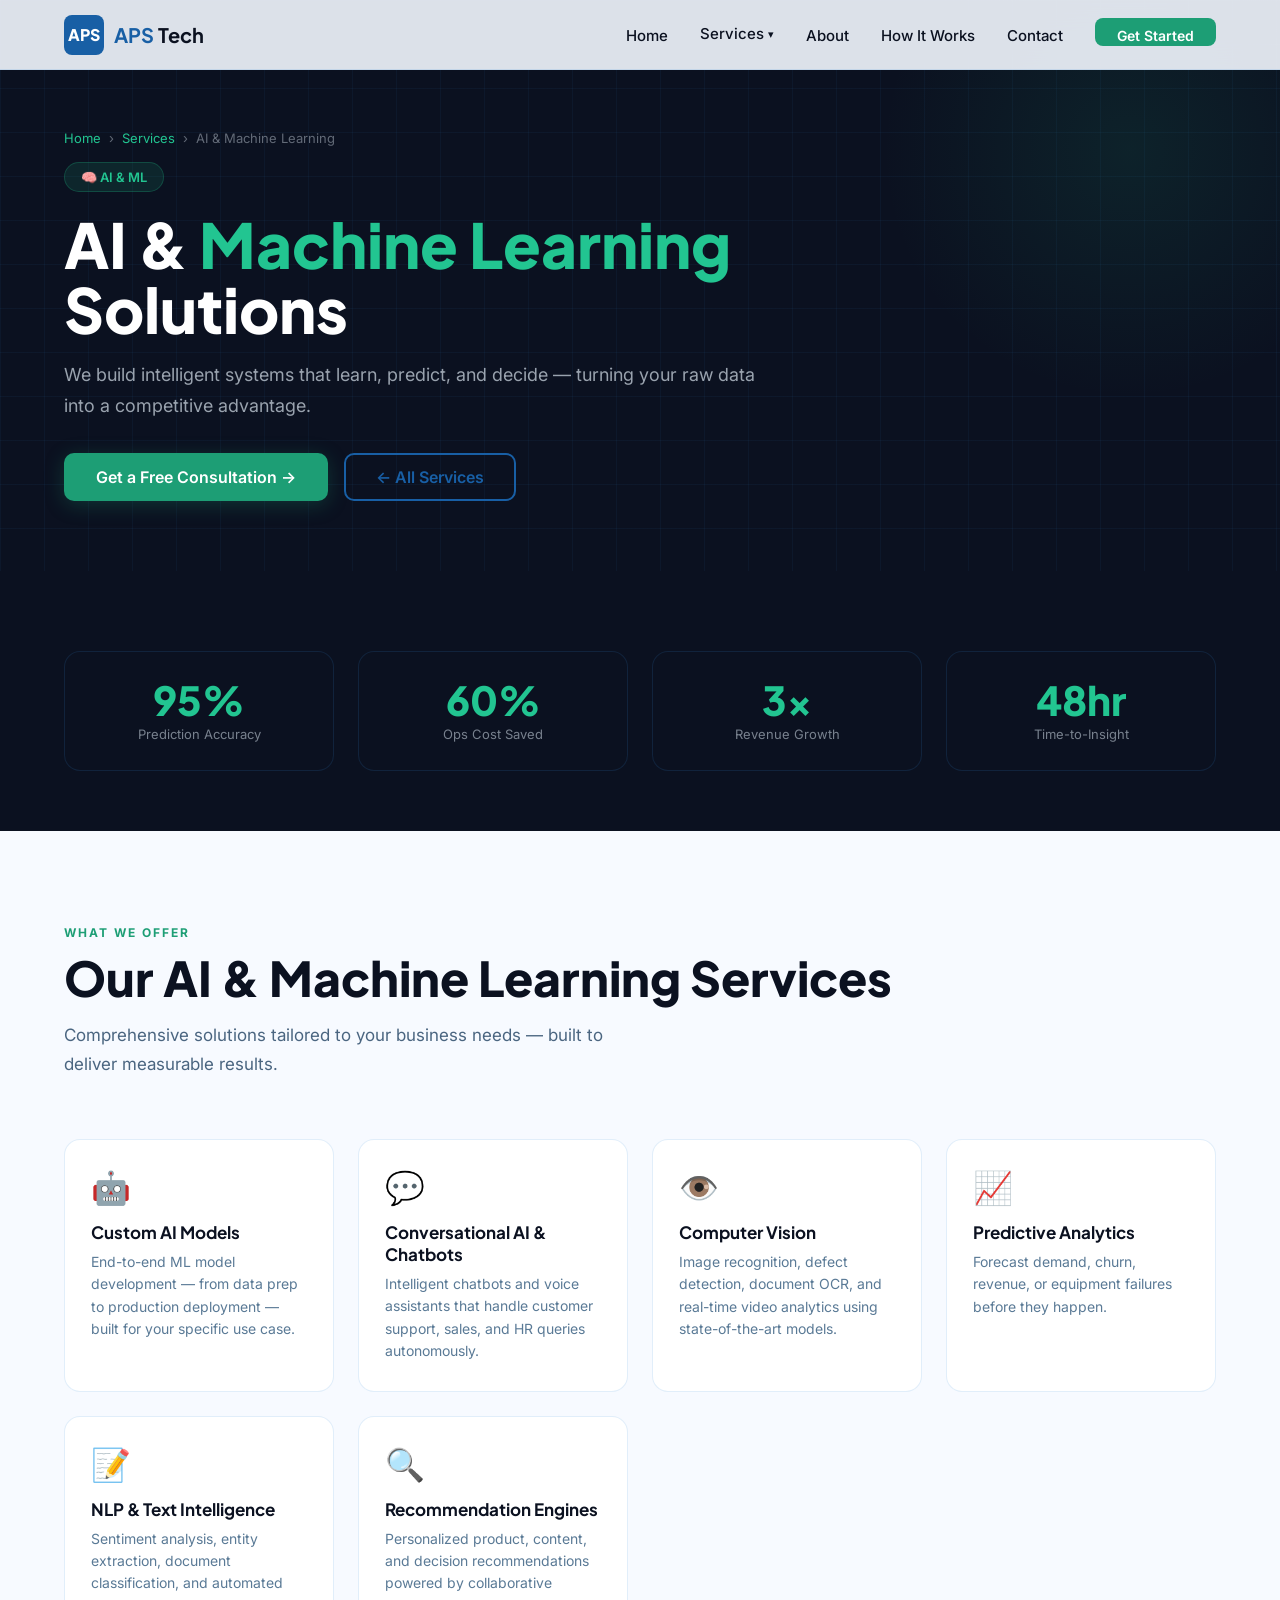
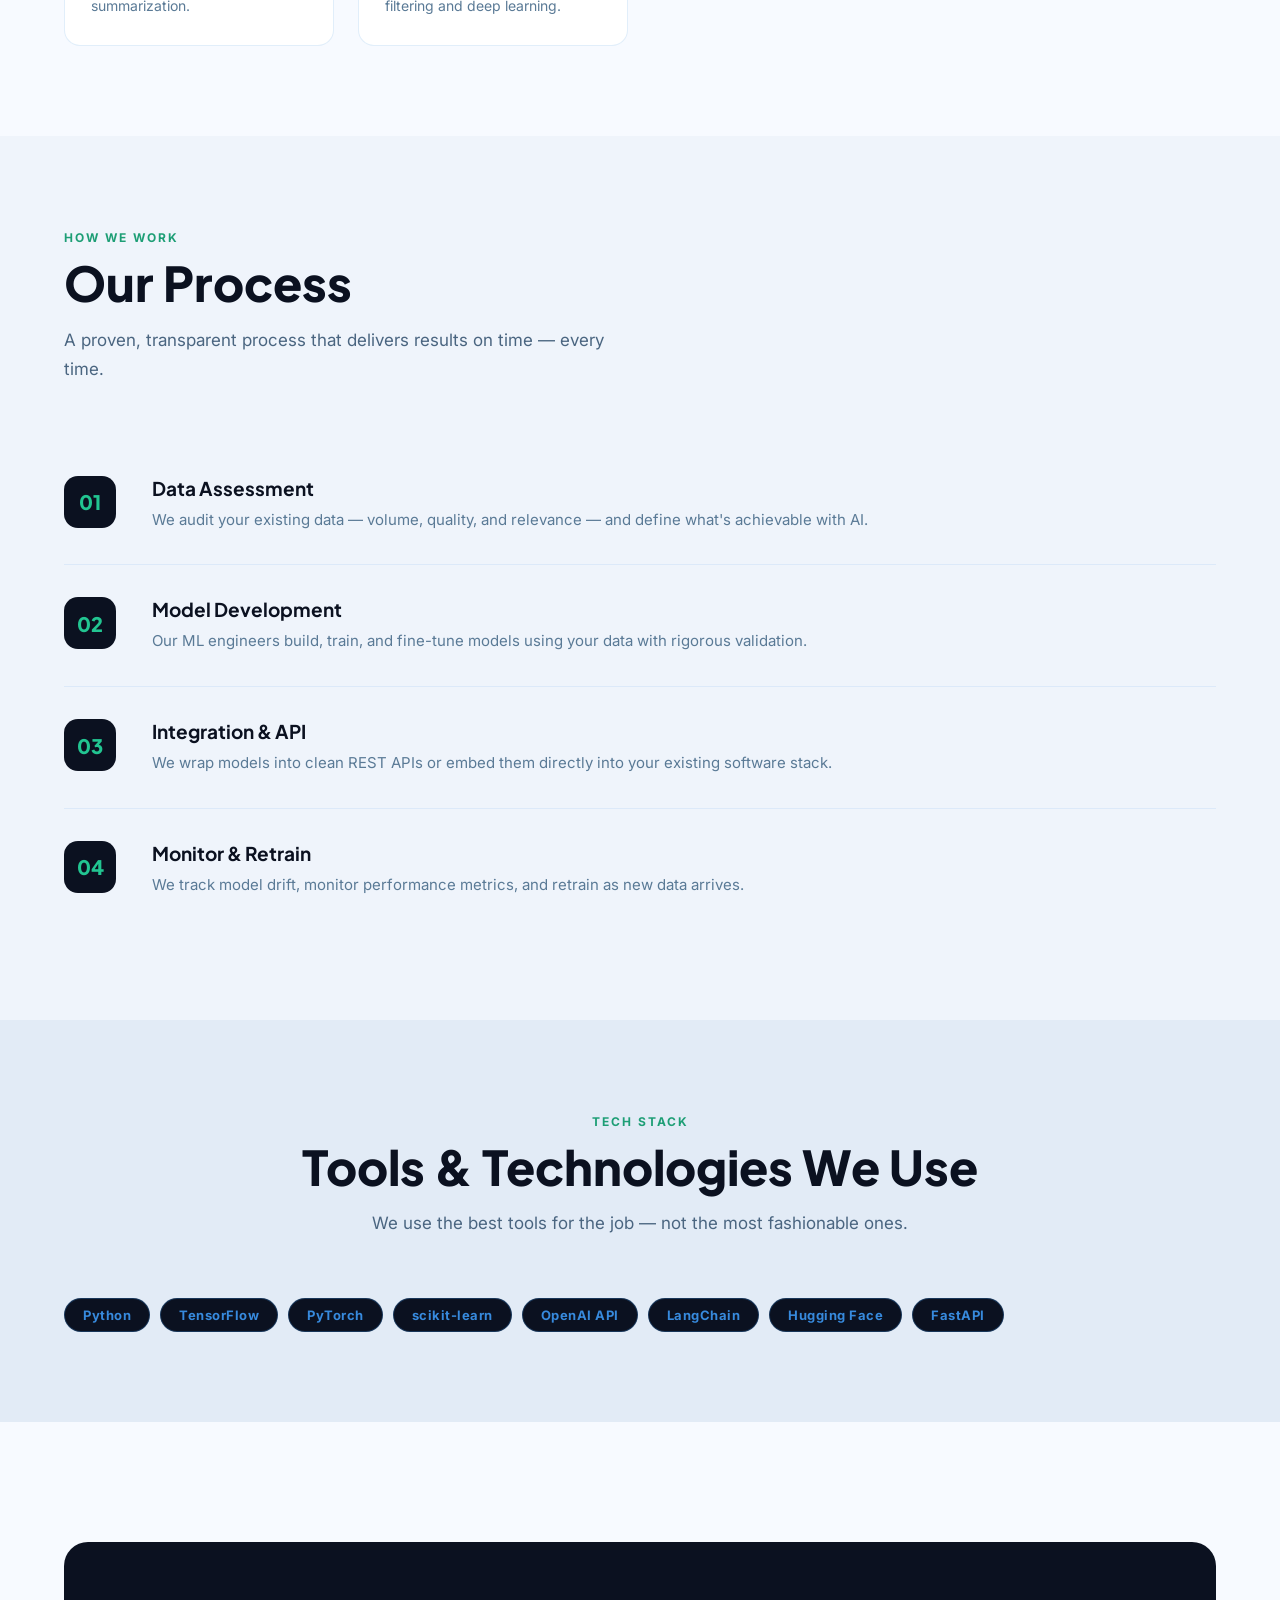
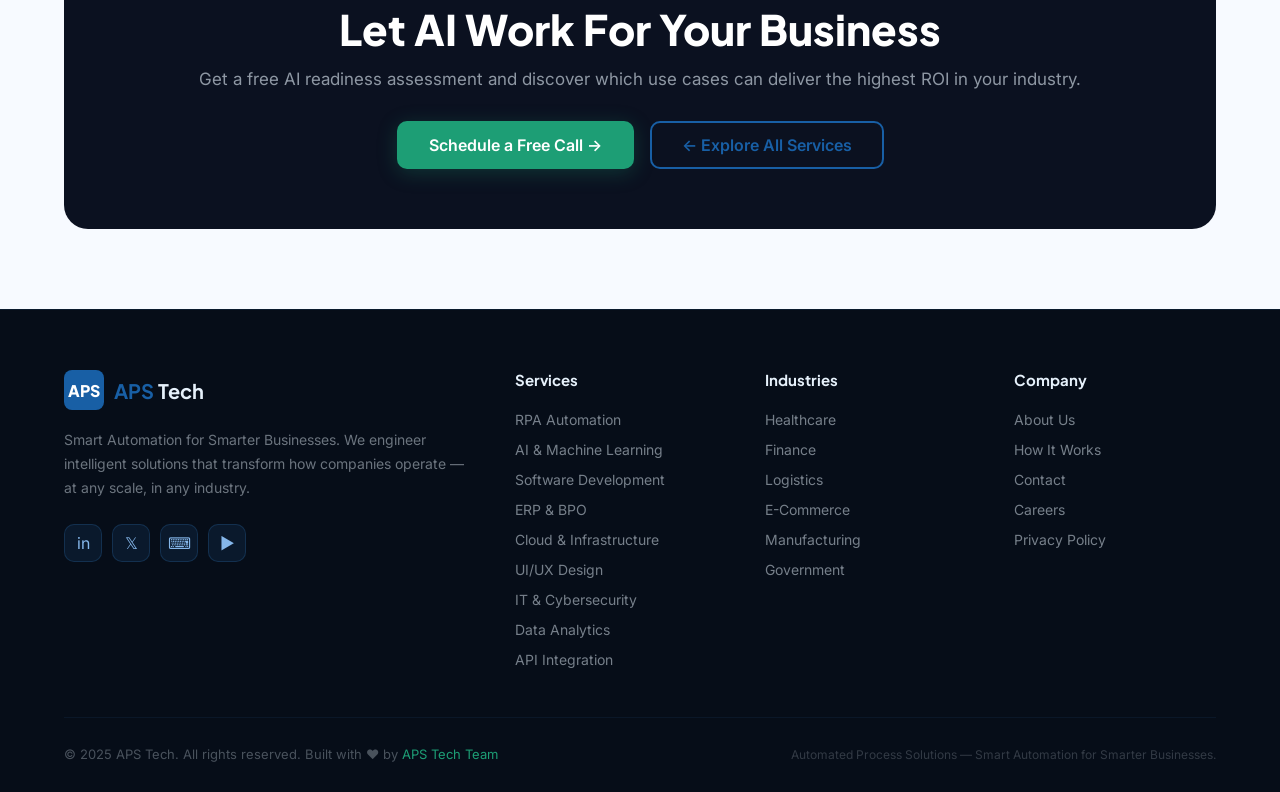
<file: pages/services/ai-ml.html>
<!DOCTYPE html>
<html lang="en">
<head>
  <meta charset="UTF-8">
  <link rel="icon" type="image/svg+xml" href="../../favicon.svg">
  <link rel="alternate icon" type="image/x-icon" href="../../favicon.ico">
  <meta name="viewport" content="width=device-width, initial-scale=1.0">
  <title>AI & Machine Learning — APS Tech</title>
  <link rel="stylesheet" href="../../assets/css/global.css">
</head>
<body>
<div id="nav-placeholder"></div>

<!-- HERO -->
<section class="svc-hero">
  <div class="svc-hero-grid"></div>
  <div class="svc-hero-glow"></div>
  <div class="svc-hero-content reveal">
    <div class="svc-breadcrumb">
      <a href="../../index.html">Home</a> <span>›</span>
      <a href="../../pages/services.html">Services</a> <span>›</span>
      <span>AI & Machine Learning</span>
    </div>
    <div class="svc-hero-badge">🧠 AI & ML</div>
    <h1>AI & <span>Machine Learning</span> Solutions</h1>
    <p>We build intelligent systems that learn, predict, and decide — turning your raw data into a competitive advantage.</p>
    <div class="svc-hero-btns">
      <a href="../../pages/contact.html" class="btn-primary">Get a Free Consultation →</a>
      <a href="../../pages/services.html" class="btn-outline">← All Services</a>
    </div>
  </div>
</section>

<!-- STATS -->
<section style="background:var(--navy); padding: 60px 5%;">
  <div class="svc-stats">
    <div class="svc-stat"><span class="svc-stat-num">95%</span><span class="svc-stat-label">Prediction Accuracy</span></div>
    <div class="svc-stat"><span class="svc-stat-num">60%</span><span class="svc-stat-label">Ops Cost Saved</span></div>
    <div class="svc-stat"><span class="svc-stat-num">3x</span><span class="svc-stat-label">Revenue Growth</span></div>
    <div class="svc-stat"><span class="svc-stat-num">48hr</span><span class="svc-stat-label">Time-to-Insight</span></div>
  </div>
</section>

<!-- WHAT WE OFFER -->
<section style="background:var(--bg3);">
  <div class="section-header reveal">
    <span class="section-label">What We Offer</span>
    <h2 class="section-title">Our AI & Machine Learning Services</h2>
    <p class="section-sub">Comprehensive solutions tailored to your business needs — built to deliver measurable results.</p>
  </div>
  <div class="offer-grid">
    <div class="offer-card reveal"><span class="offer-card-icon">🤖</span><h3>Custom AI Models</h3><p>End-to-end ML model development — from data prep to production deployment — built for your specific use case.</p></div>
    <div class="offer-card reveal"><span class="offer-card-icon">💬</span><h3>Conversational AI & Chatbots</h3><p>Intelligent chatbots and voice assistants that handle customer support, sales, and HR queries autonomously.</p></div>
    <div class="offer-card reveal"><span class="offer-card-icon">👁️</span><h3>Computer Vision</h3><p>Image recognition, defect detection, document OCR, and real-time video analytics using state-of-the-art models.</p></div>
    <div class="offer-card reveal"><span class="offer-card-icon">📈</span><h3>Predictive Analytics</h3><p>Forecast demand, churn, revenue, or equipment failures before they happen.</p></div>
    <div class="offer-card reveal"><span class="offer-card-icon">📝</span><h3>NLP & Text Intelligence</h3><p>Sentiment analysis, entity extraction, document classification, and automated summarization.</p></div>
    <div class="offer-card reveal"><span class="offer-card-icon">🔍</span><h3>Recommendation Engines</h3><p>Personalized product, content, and decision recommendations powered by collaborative filtering and deep learning.</p></div>
  </div>
</section>

<!-- PROCESS -->
<section>
  <div class="section-header reveal">
    <span class="section-label">How We Work</span>
    <h2 class="section-title">Our Process</h2>
    <p class="section-sub">A proven, transparent process that delivers results on time — every time.</p>
  </div>
  <div class="process-steps">
    <div class="process-step reveal"><div class="step-num">01</div><div class="step-body"><h3>Data Assessment</h3><p>We audit your existing data — volume, quality, and relevance — and define what's achievable with AI.</p></div></div>
    <div class="process-step reveal"><div class="step-num">02</div><div class="step-body"><h3>Model Development</h3><p>Our ML engineers build, train, and fine-tune models using your data with rigorous validation.</p></div></div>
    <div class="process-step reveal"><div class="step-num">03</div><div class="step-body"><h3>Integration & API</h3><p>We wrap models into clean REST APIs or embed them directly into your existing software stack.</p></div></div>
    <div class="process-step reveal"><div class="step-num">04</div><div class="step-body"><h3>Monitor & Retrain</h3><p>We track model drift, monitor performance metrics, and retrain as new data arrives.</p></div></div>
  </div>
</section>

<!-- TECH STACK -->
<section style="background:var(--bg2);">
  <div class="section-header center reveal">
    <span class="section-label">Tech Stack</span>
    <h2 class="section-title">Tools & Technologies We Use</h2>
    <p class="section-sub">We use the best tools for the job — not the most fashionable ones.</p>
  </div>
  <div class="tech-pills reveal">
    <span class="tech-pill">Python</span>
    <span class="tech-pill">TensorFlow</span>
    <span class="tech-pill">PyTorch</span>
    <span class="tech-pill">scikit-learn</span>
    <span class="tech-pill">OpenAI API</span>
    <span class="tech-pill">LangChain</span>
    <span class="tech-pill">Hugging Face</span>
    <span class="tech-pill">FastAPI</span>
  </div>
</section>

<!-- CTA -->
<section style="background:var(--bg3); padding: 80px 5%;">
  <div class="svc-cta reveal">
    <h2>Let AI Work For Your Business</h2>
    <p>Get a free AI readiness assessment and discover which use cases can deliver the highest ROI in your industry.</p>
    <div class="svc-cta-btns">
      <a href="../../pages/contact.html" class="btn-primary">Schedule a Free Call →</a>
      <a href="../../pages/services.html" class="btn-outline">← Explore All Services</a>
    </div>
  </div>
</section>

<div id="footer-placeholder"></div>
<script src="../../assets/js/components.js"></script>
</body>
</html>
</file>
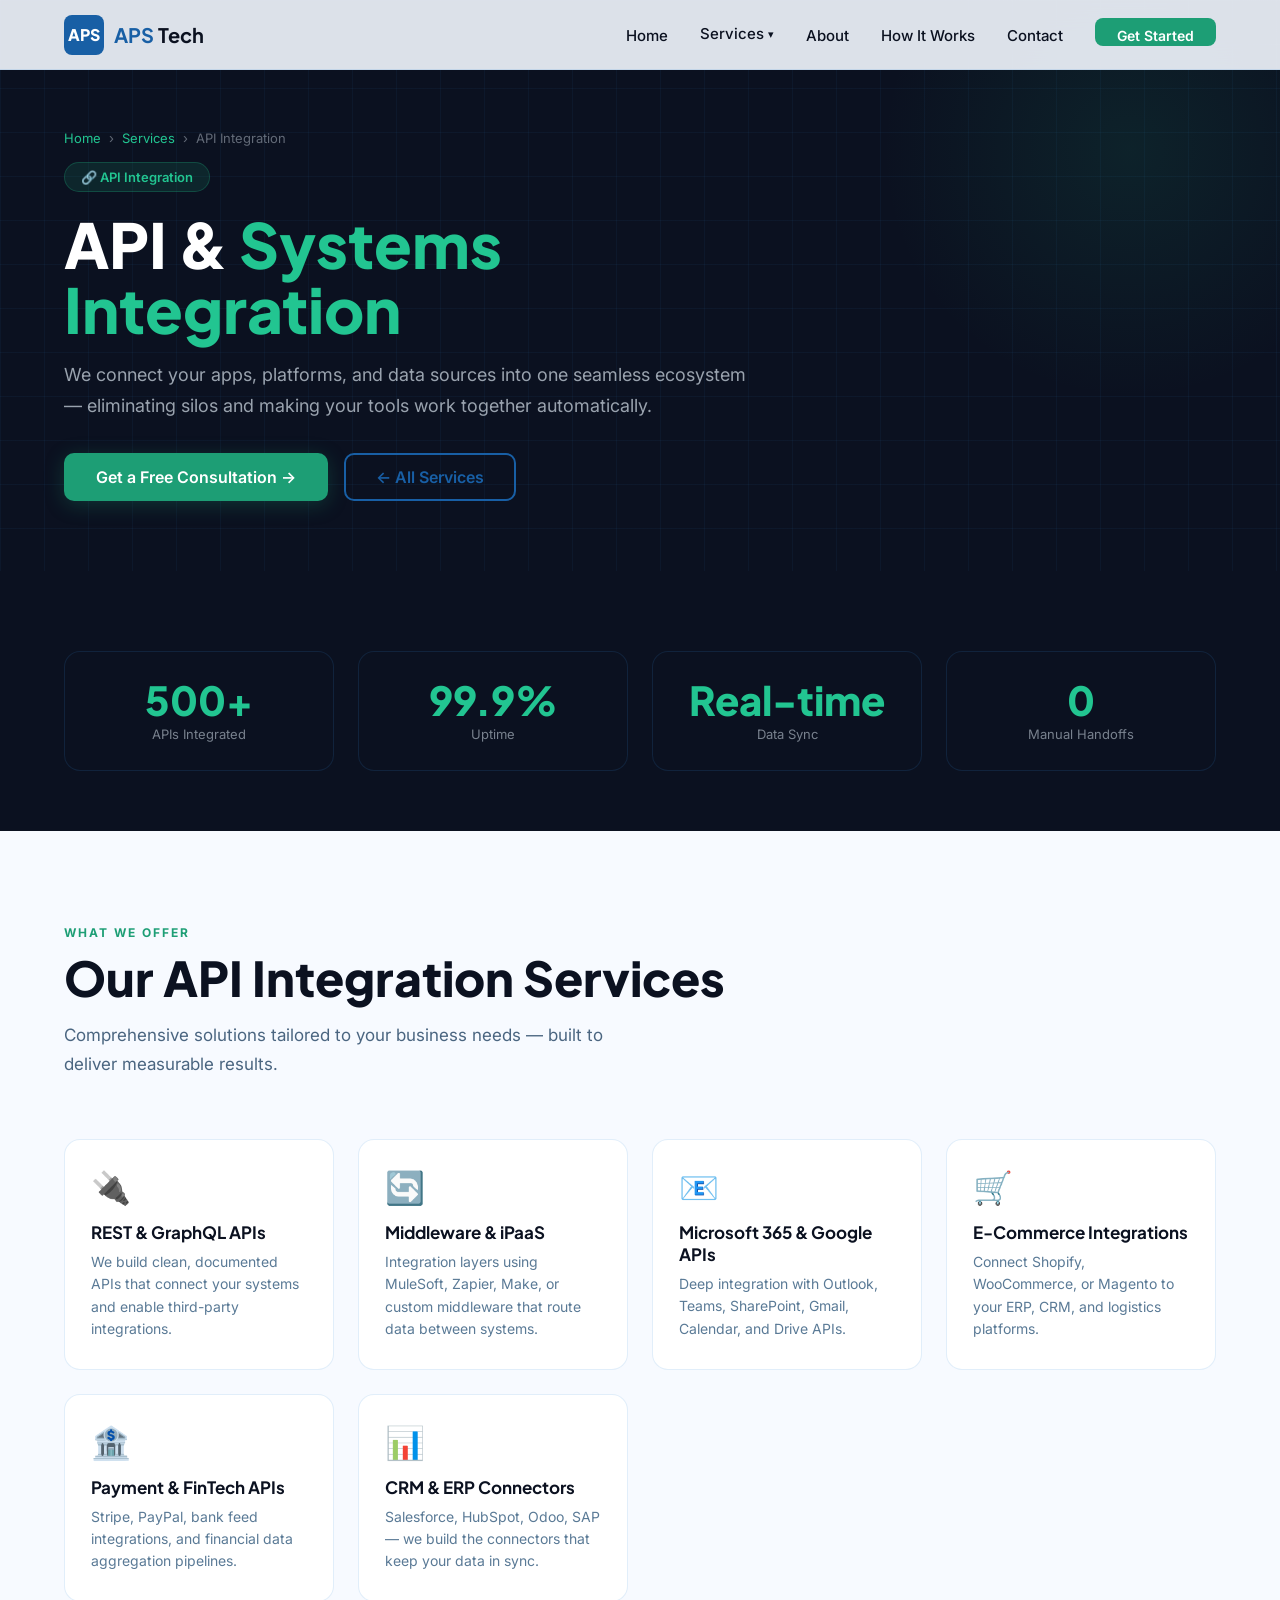
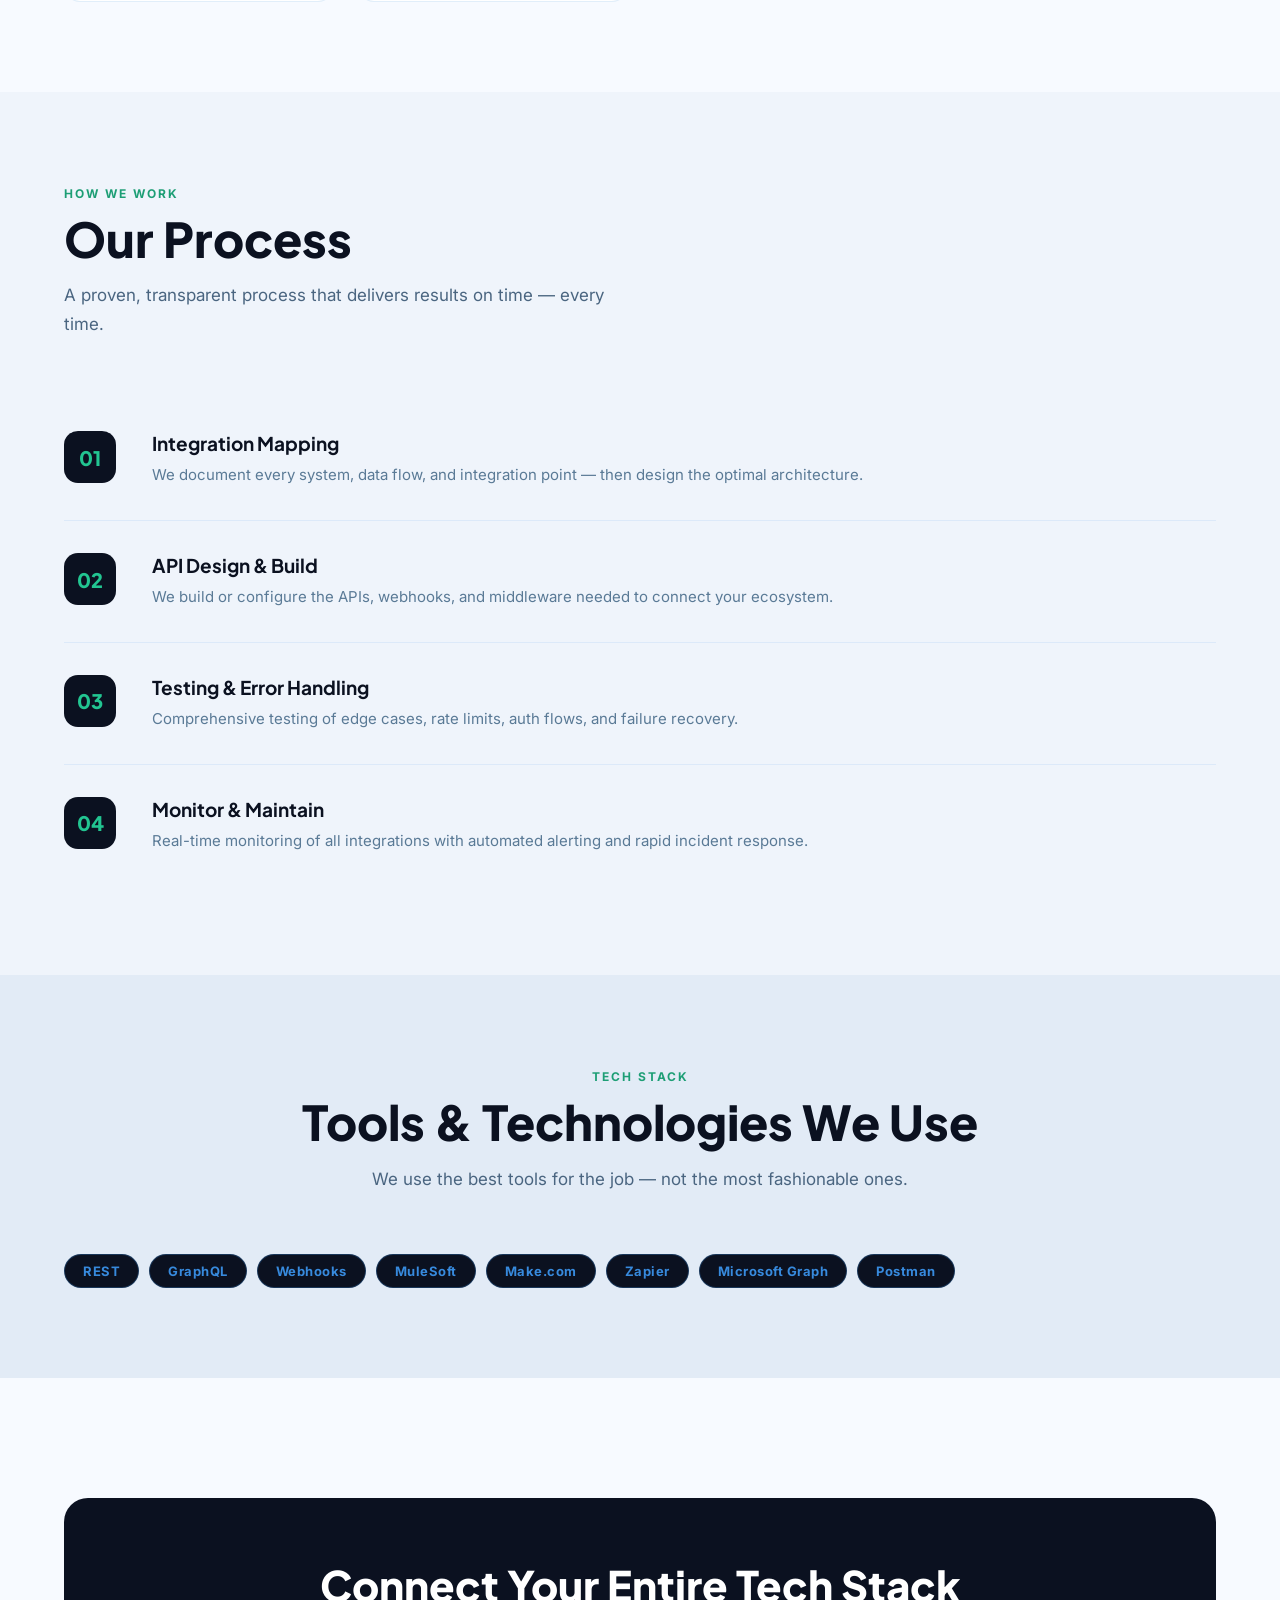
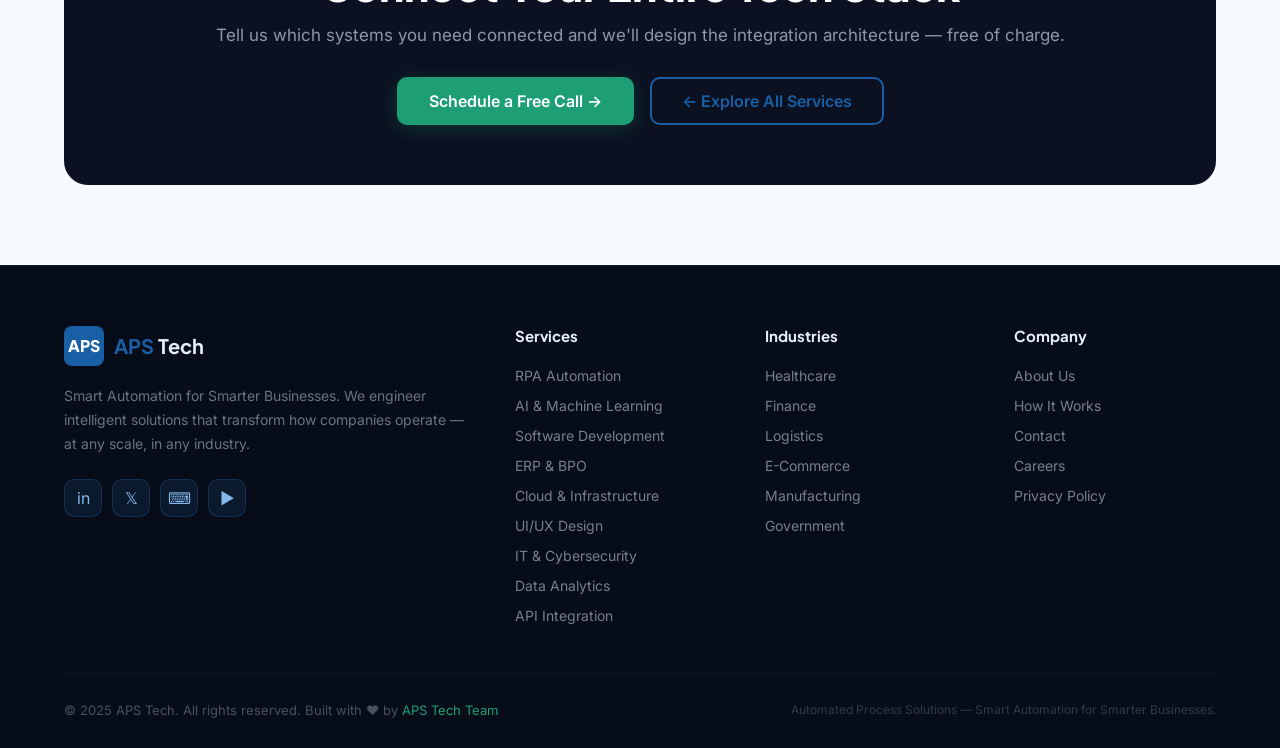
<file: pages/services/api.html>
<!DOCTYPE html>
<html lang="en">
<head>
  <meta charset="UTF-8">
  <link rel="icon" type="image/svg+xml" href="../../favicon.svg">
  <link rel="alternate icon" type="image/x-icon" href="../../favicon.ico">
  <meta name="viewport" content="width=device-width, initial-scale=1.0">
  <title>API Integration — APS Tech</title>
  <link rel="stylesheet" href="../../assets/css/global.css">
</head>
<body>
<div id="nav-placeholder"></div>

<!-- HERO -->
<section class="svc-hero">
  <div class="svc-hero-grid"></div>
  <div class="svc-hero-glow"></div>
  <div class="svc-hero-content reveal">
    <div class="svc-breadcrumb">
      <a href="../../index.html">Home</a> <span>›</span>
      <a href="../../pages/services.html">Services</a> <span>›</span>
      <span>API Integration</span>
    </div>
    <div class="svc-hero-badge">🔗 API Integration</div>
    <h1>API & <span>Systems Integration</span></h1>
    <p>We connect your apps, platforms, and data sources into one seamless ecosystem — eliminating silos and making your tools work together automatically.</p>
    <div class="svc-hero-btns">
      <a href="../../pages/contact.html" class="btn-primary">Get a Free Consultation →</a>
      <a href="../../pages/services.html" class="btn-outline">← All Services</a>
    </div>
  </div>
</section>

<!-- STATS -->
<section style="background:var(--navy); padding: 60px 5%;">
  <div class="svc-stats">
    <div class="svc-stat"><span class="svc-stat-num">500+</span><span class="svc-stat-label">APIs Integrated</span></div>
    <div class="svc-stat"><span class="svc-stat-num">99.9%</span><span class="svc-stat-label">Uptime</span></div>
    <div class="svc-stat"><span class="svc-stat-num">Real-time</span><span class="svc-stat-label">Data Sync</span></div>
    <div class="svc-stat"><span class="svc-stat-num">0</span><span class="svc-stat-label">Manual Handoffs</span></div>
  </div>
</section>

<!-- WHAT WE OFFER -->
<section style="background:var(--bg3);">
  <div class="section-header reveal">
    <span class="section-label">What We Offer</span>
    <h2 class="section-title">Our API Integration Services</h2>
    <p class="section-sub">Comprehensive solutions tailored to your business needs — built to deliver measurable results.</p>
  </div>
  <div class="offer-grid">
    <div class="offer-card reveal"><span class="offer-card-icon">🔌</span><h3>REST & GraphQL APIs</h3><p>We build clean, documented APIs that connect your systems and enable third-party integrations.</p></div>
    <div class="offer-card reveal"><span class="offer-card-icon">🔄</span><h3>Middleware & iPaaS</h3><p>Integration layers using MuleSoft, Zapier, Make, or custom middleware that route data between systems.</p></div>
    <div class="offer-card reveal"><span class="offer-card-icon">📧</span><h3>Microsoft 365 & Google APIs</h3><p>Deep integration with Outlook, Teams, SharePoint, Gmail, Calendar, and Drive APIs.</p></div>
    <div class="offer-card reveal"><span class="offer-card-icon">🛒</span><h3>E-Commerce Integrations</h3><p>Connect Shopify, WooCommerce, or Magento to your ERP, CRM, and logistics platforms.</p></div>
    <div class="offer-card reveal"><span class="offer-card-icon">🏦</span><h3>Payment & FinTech APIs</h3><p>Stripe, PayPal, bank feed integrations, and financial data aggregation pipelines.</p></div>
    <div class="offer-card reveal"><span class="offer-card-icon">📊</span><h3>CRM & ERP Connectors</h3><p>Salesforce, HubSpot, Odoo, SAP — we build the connectors that keep your data in sync.</p></div>
  </div>
</section>

<!-- PROCESS -->
<section>
  <div class="section-header reveal">
    <span class="section-label">How We Work</span>
    <h2 class="section-title">Our Process</h2>
    <p class="section-sub">A proven, transparent process that delivers results on time — every time.</p>
  </div>
  <div class="process-steps">
    <div class="process-step reveal"><div class="step-num">01</div><div class="step-body"><h3>Integration Mapping</h3><p>We document every system, data flow, and integration point — then design the optimal architecture.</p></div></div>
    <div class="process-step reveal"><div class="step-num">02</div><div class="step-body"><h3>API Design & Build</h3><p>We build or configure the APIs, webhooks, and middleware needed to connect your ecosystem.</p></div></div>
    <div class="process-step reveal"><div class="step-num">03</div><div class="step-body"><h3>Testing & Error Handling</h3><p>Comprehensive testing of edge cases, rate limits, auth flows, and failure recovery.</p></div></div>
    <div class="process-step reveal"><div class="step-num">04</div><div class="step-body"><h3>Monitor & Maintain</h3><p>Real-time monitoring of all integrations with automated alerting and rapid incident response.</p></div></div>
  </div>
</section>

<!-- TECH STACK -->
<section style="background:var(--bg2);">
  <div class="section-header center reveal">
    <span class="section-label">Tech Stack</span>
    <h2 class="section-title">Tools & Technologies We Use</h2>
    <p class="section-sub">We use the best tools for the job — not the most fashionable ones.</p>
  </div>
  <div class="tech-pills reveal">
    <span class="tech-pill">REST</span>
    <span class="tech-pill">GraphQL</span>
    <span class="tech-pill">Webhooks</span>
    <span class="tech-pill">MuleSoft</span>
    <span class="tech-pill">Make.com</span>
    <span class="tech-pill">Zapier</span>
    <span class="tech-pill">Microsoft Graph</span>
    <span class="tech-pill">Postman</span>
  </div>
</section>

<!-- CTA -->
<section style="background:var(--bg3); padding: 80px 5%;">
  <div class="svc-cta reveal">
    <h2>Connect Your Entire Tech Stack</h2>
    <p>Tell us which systems you need connected and we'll design the integration architecture — free of charge.</p>
    <div class="svc-cta-btns">
      <a href="../../pages/contact.html" class="btn-primary">Schedule a Free Call →</a>
      <a href="../../pages/services.html" class="btn-outline">← Explore All Services</a>
    </div>
  </div>
</section>

<div id="footer-placeholder"></div>
<script src="../../assets/js/components.js"></script>
</body>
</html>
</file>
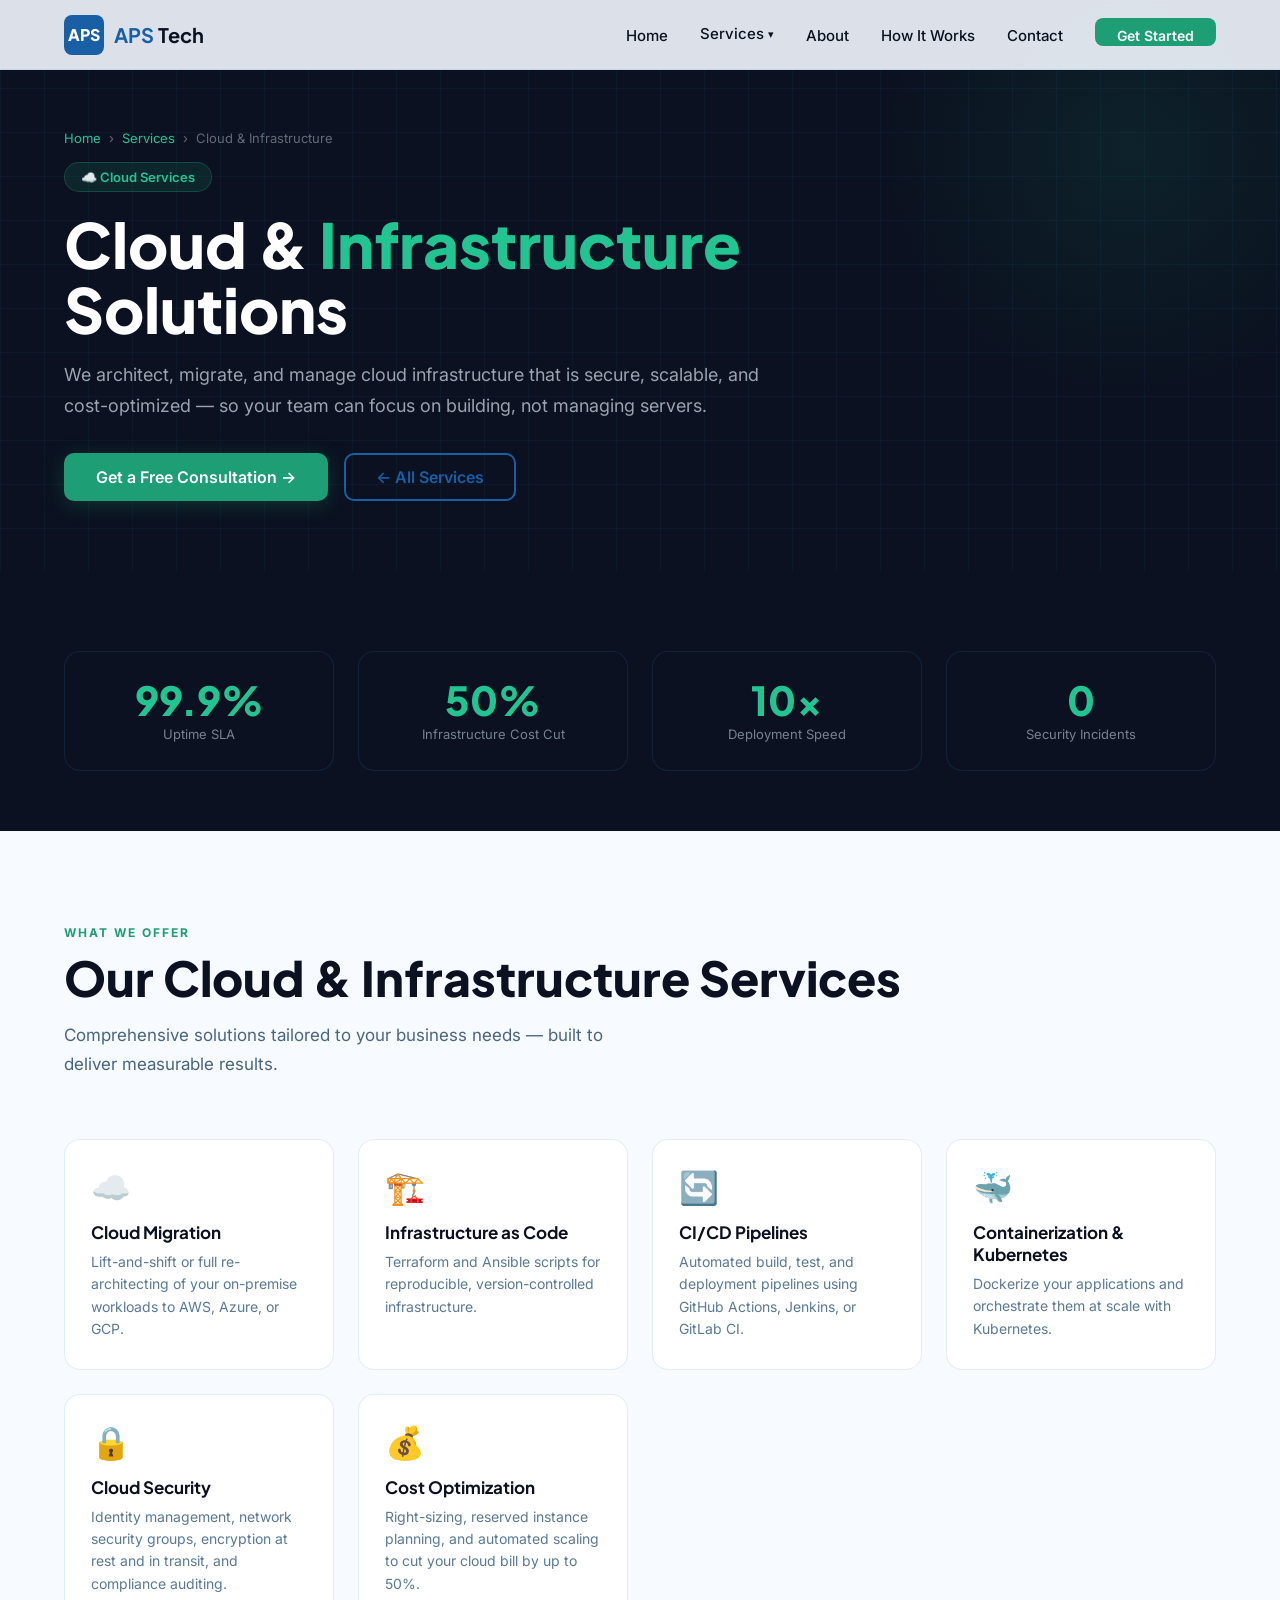
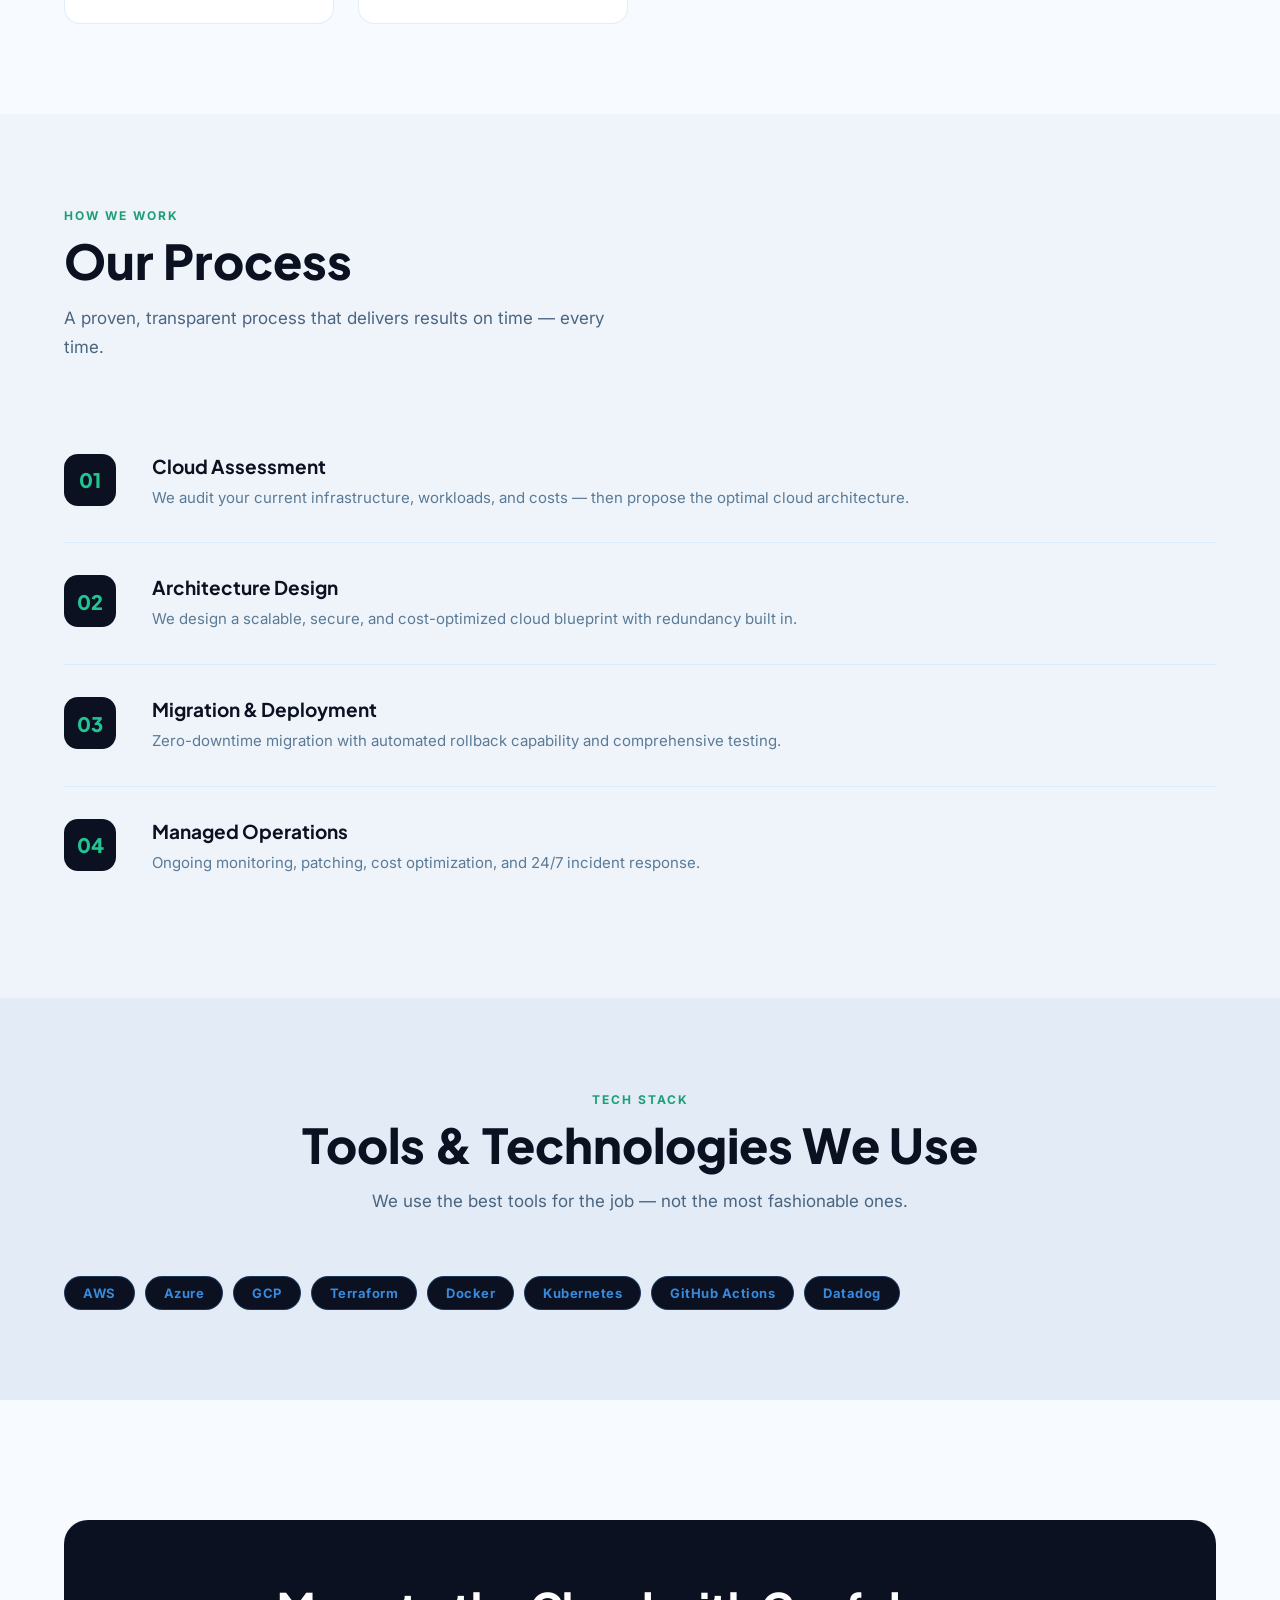
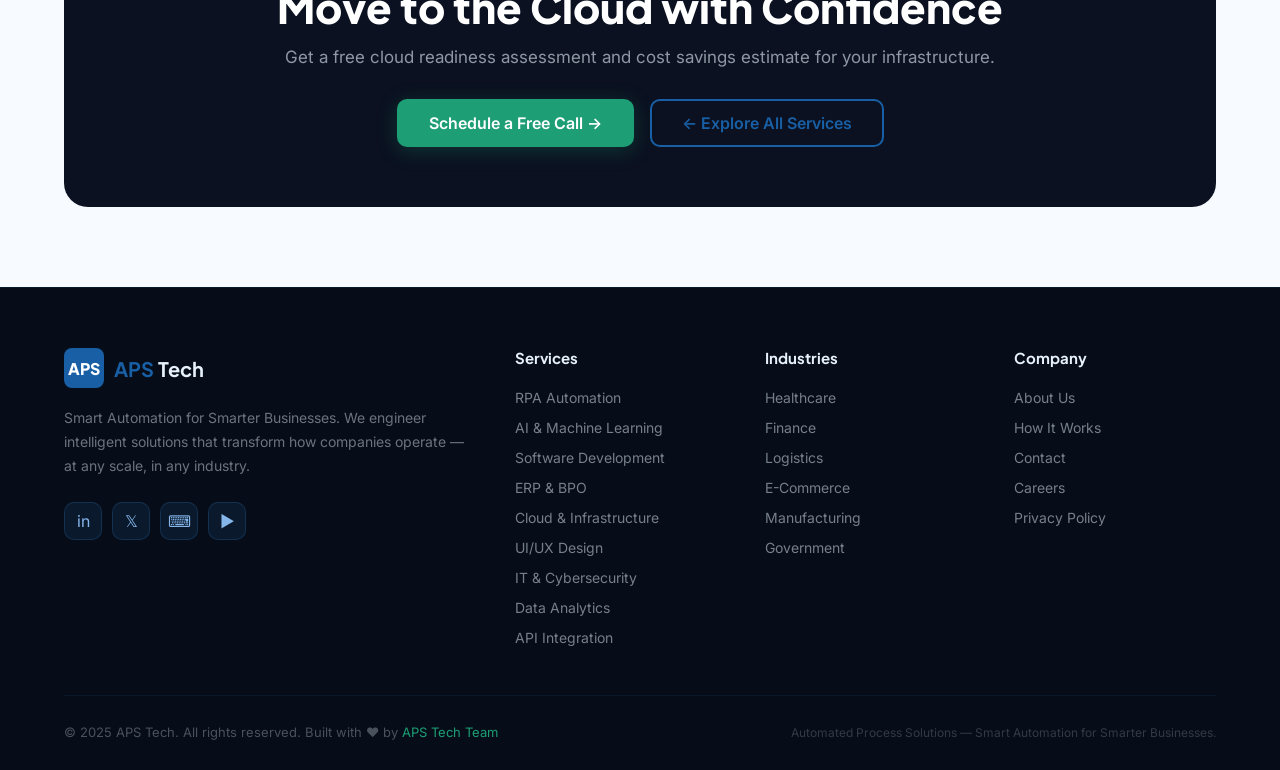
<file: pages/services/cloud.html>
<!DOCTYPE html>
<html lang="en">
<head>
  <meta charset="UTF-8">
  <link rel="icon" type="image/svg+xml" href="../../favicon.svg">
  <link rel="alternate icon" type="image/x-icon" href="../../favicon.ico">
  <meta name="viewport" content="width=device-width, initial-scale=1.0">
  <title>Cloud & Infrastructure — APS Tech</title>
  <link rel="stylesheet" href="../../assets/css/global.css">
</head>
<body>
<div id="nav-placeholder"></div>

<!-- HERO -->
<section class="svc-hero">
  <div class="svc-hero-grid"></div>
  <div class="svc-hero-glow"></div>
  <div class="svc-hero-content reveal">
    <div class="svc-breadcrumb">
      <a href="../../index.html">Home</a> <span>›</span>
      <a href="../../pages/services.html">Services</a> <span>›</span>
      <span>Cloud & Infrastructure</span>
    </div>
    <div class="svc-hero-badge">☁️ Cloud Services</div>
    <h1>Cloud & <span>Infrastructure</span> Solutions</h1>
    <p>We architect, migrate, and manage cloud infrastructure that is secure, scalable, and cost-optimized — so your team can focus on building, not managing servers.</p>
    <div class="svc-hero-btns">
      <a href="../../pages/contact.html" class="btn-primary">Get a Free Consultation →</a>
      <a href="../../pages/services.html" class="btn-outline">← All Services</a>
    </div>
  </div>
</section>

<!-- STATS -->
<section style="background:var(--navy); padding: 60px 5%;">
  <div class="svc-stats">
    <div class="svc-stat"><span class="svc-stat-num">99.9%</span><span class="svc-stat-label">Uptime SLA</span></div>
    <div class="svc-stat"><span class="svc-stat-num">50%</span><span class="svc-stat-label">Infrastructure Cost Cut</span></div>
    <div class="svc-stat"><span class="svc-stat-num">10x</span><span class="svc-stat-label">Deployment Speed</span></div>
    <div class="svc-stat"><span class="svc-stat-num">0</span><span class="svc-stat-label">Security Incidents</span></div>
  </div>
</section>

<!-- WHAT WE OFFER -->
<section style="background:var(--bg3);">
  <div class="section-header reveal">
    <span class="section-label">What We Offer</span>
    <h2 class="section-title">Our Cloud & Infrastructure Services</h2>
    <p class="section-sub">Comprehensive solutions tailored to your business needs — built to deliver measurable results.</p>
  </div>
  <div class="offer-grid">
    <div class="offer-card reveal"><span class="offer-card-icon">☁️</span><h3>Cloud Migration</h3><p>Lift-and-shift or full re-architecting of your on-premise workloads to AWS, Azure, or GCP.</p></div>
    <div class="offer-card reveal"><span class="offer-card-icon">🏗️</span><h3>Infrastructure as Code</h3><p>Terraform and Ansible scripts for reproducible, version-controlled infrastructure.</p></div>
    <div class="offer-card reveal"><span class="offer-card-icon">🔄</span><h3>CI/CD Pipelines</h3><p>Automated build, test, and deployment pipelines using GitHub Actions, Jenkins, or GitLab CI.</p></div>
    <div class="offer-card reveal"><span class="offer-card-icon">🐳</span><h3>Containerization & Kubernetes</h3><p>Dockerize your applications and orchestrate them at scale with Kubernetes.</p></div>
    <div class="offer-card reveal"><span class="offer-card-icon">🔒</span><h3>Cloud Security</h3><p>Identity management, network security groups, encryption at rest and in transit, and compliance auditing.</p></div>
    <div class="offer-card reveal"><span class="offer-card-icon">💰</span><h3>Cost Optimization</h3><p>Right-sizing, reserved instance planning, and automated scaling to cut your cloud bill by up to 50%.</p></div>
  </div>
</section>

<!-- PROCESS -->
<section>
  <div class="section-header reveal">
    <span class="section-label">How We Work</span>
    <h2 class="section-title">Our Process</h2>
    <p class="section-sub">A proven, transparent process that delivers results on time — every time.</p>
  </div>
  <div class="process-steps">
    <div class="process-step reveal"><div class="step-num">01</div><div class="step-body"><h3>Cloud Assessment</h3><p>We audit your current infrastructure, workloads, and costs — then propose the optimal cloud architecture.</p></div></div>
    <div class="process-step reveal"><div class="step-num">02</div><div class="step-body"><h3>Architecture Design</h3><p>We design a scalable, secure, and cost-optimized cloud blueprint with redundancy built in.</p></div></div>
    <div class="process-step reveal"><div class="step-num">03</div><div class="step-body"><h3>Migration & Deployment</h3><p>Zero-downtime migration with automated rollback capability and comprehensive testing.</p></div></div>
    <div class="process-step reveal"><div class="step-num">04</div><div class="step-body"><h3>Managed Operations</h3><p>Ongoing monitoring, patching, cost optimization, and 24/7 incident response.</p></div></div>
  </div>
</section>

<!-- TECH STACK -->
<section style="background:var(--bg2);">
  <div class="section-header center reveal">
    <span class="section-label">Tech Stack</span>
    <h2 class="section-title">Tools & Technologies We Use</h2>
    <p class="section-sub">We use the best tools for the job — not the most fashionable ones.</p>
  </div>
  <div class="tech-pills reveal">
    <span class="tech-pill">AWS</span>
    <span class="tech-pill">Azure</span>
    <span class="tech-pill">GCP</span>
    <span class="tech-pill">Terraform</span>
    <span class="tech-pill">Docker</span>
    <span class="tech-pill">Kubernetes</span>
    <span class="tech-pill">GitHub Actions</span>
    <span class="tech-pill">Datadog</span>
  </div>
</section>

<!-- CTA -->
<section style="background:var(--bg3); padding: 80px 5%;">
  <div class="svc-cta reveal">
    <h2>Move to the Cloud with Confidence</h2>
    <p>Get a free cloud readiness assessment and cost savings estimate for your infrastructure.</p>
    <div class="svc-cta-btns">
      <a href="../../pages/contact.html" class="btn-primary">Schedule a Free Call →</a>
      <a href="../../pages/services.html" class="btn-outline">← Explore All Services</a>
    </div>
  </div>
</section>

<div id="footer-placeholder"></div>
<script src="../../assets/js/components.js"></script>
</body>
</html>
</file>
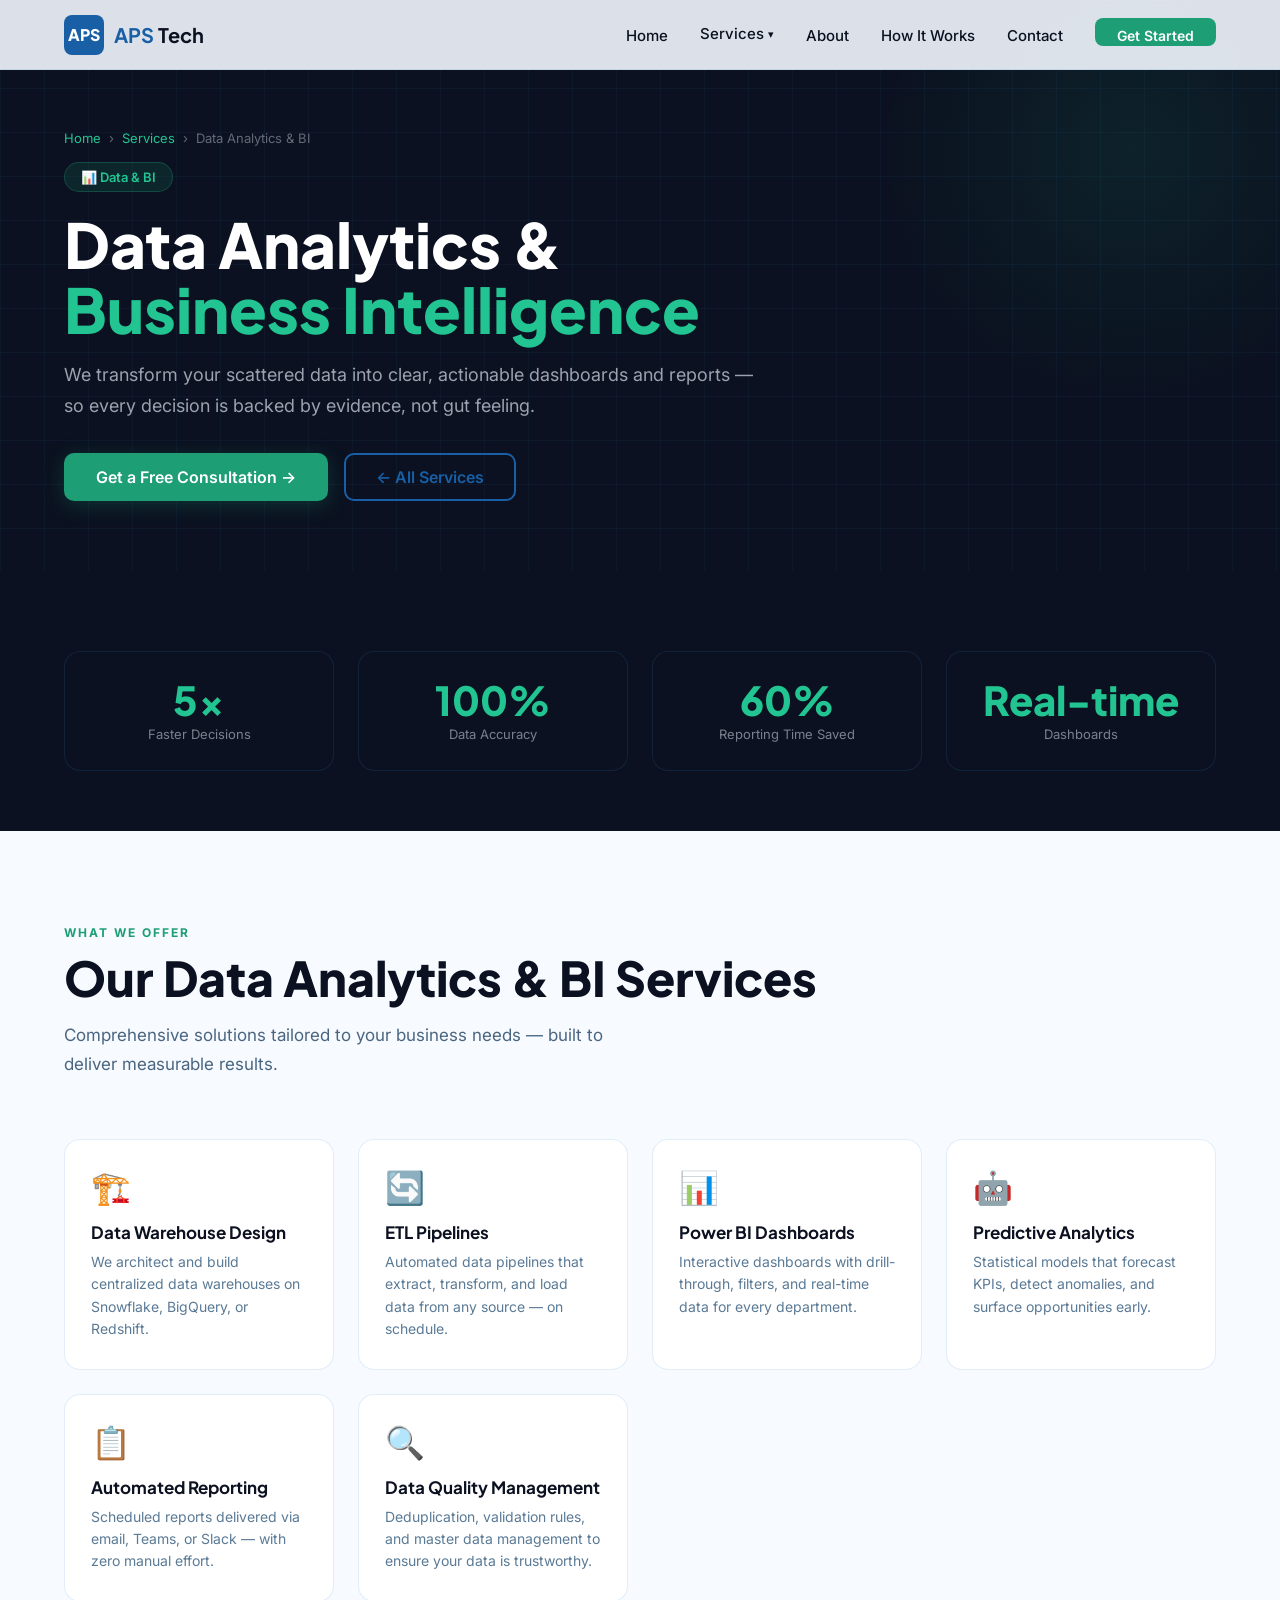
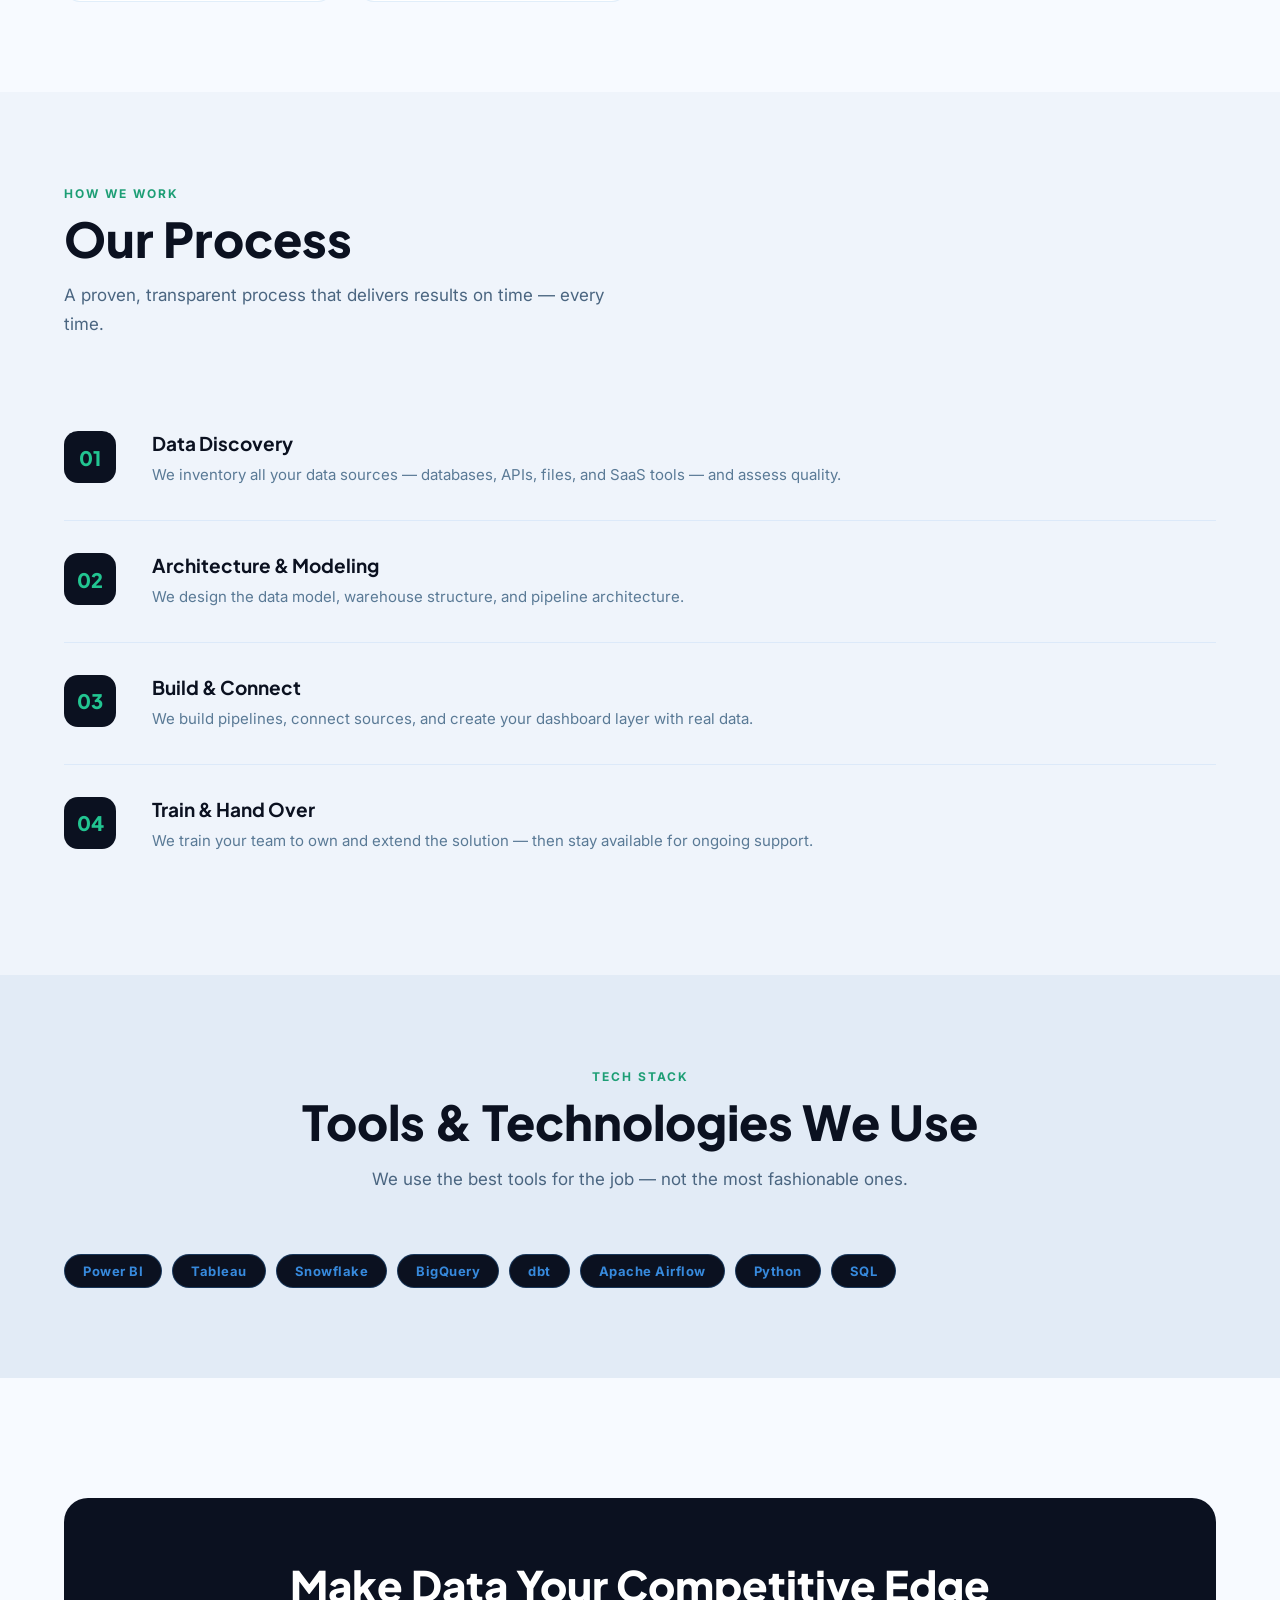
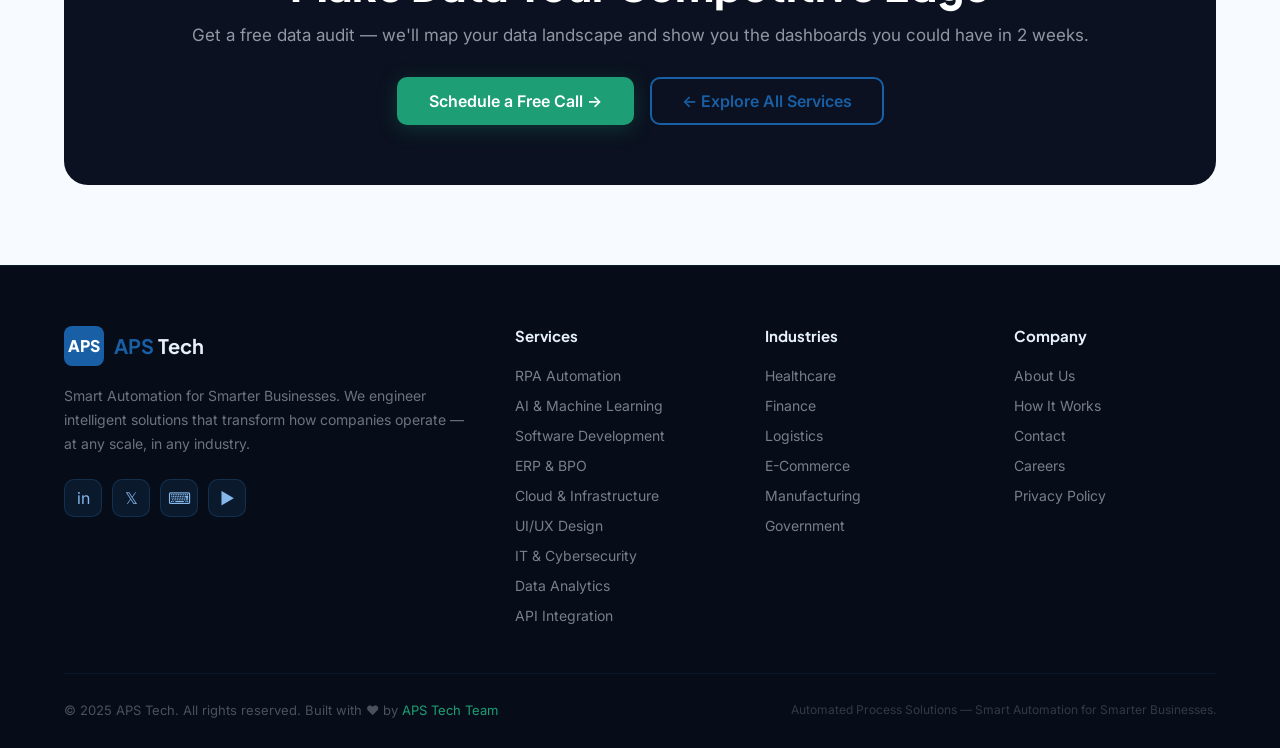
<file: pages/services/data.html>
<!DOCTYPE html>
<html lang="en">
<head>
  <meta charset="UTF-8">
  <link rel="icon" type="image/svg+xml" href="../../favicon.svg">
  <link rel="alternate icon" type="image/x-icon" href="../../favicon.ico">
  <meta name="viewport" content="width=device-width, initial-scale=1.0">
  <title>Data Analytics & BI — APS Tech</title>
  <link rel="stylesheet" href="../../assets/css/global.css">
</head>
<body>
<div id="nav-placeholder"></div>

<!-- HERO -->
<section class="svc-hero">
  <div class="svc-hero-grid"></div>
  <div class="svc-hero-glow"></div>
  <div class="svc-hero-content reveal">
    <div class="svc-breadcrumb">
      <a href="../../index.html">Home</a> <span>›</span>
      <a href="../../pages/services.html">Services</a> <span>›</span>
      <span>Data Analytics & BI</span>
    </div>
    <div class="svc-hero-badge">📊 Data & BI</div>
    <h1>Data Analytics & <span>Business Intelligence</span></h1>
    <p>We transform your scattered data into clear, actionable dashboards and reports — so every decision is backed by evidence, not gut feeling.</p>
    <div class="svc-hero-btns">
      <a href="../../pages/contact.html" class="btn-primary">Get a Free Consultation →</a>
      <a href="../../pages/services.html" class="btn-outline">← All Services</a>
    </div>
  </div>
</section>

<!-- STATS -->
<section style="background:var(--navy); padding: 60px 5%;">
  <div class="svc-stats">
    <div class="svc-stat"><span class="svc-stat-num">5x</span><span class="svc-stat-label">Faster Decisions</span></div>
    <div class="svc-stat"><span class="svc-stat-num">100%</span><span class="svc-stat-label">Data Accuracy</span></div>
    <div class="svc-stat"><span class="svc-stat-num">60%</span><span class="svc-stat-label">Reporting Time Saved</span></div>
    <div class="svc-stat"><span class="svc-stat-num">Real-time</span><span class="svc-stat-label">Dashboards</span></div>
  </div>
</section>

<!-- WHAT WE OFFER -->
<section style="background:var(--bg3);">
  <div class="section-header reveal">
    <span class="section-label">What We Offer</span>
    <h2 class="section-title">Our Data Analytics & BI Services</h2>
    <p class="section-sub">Comprehensive solutions tailored to your business needs — built to deliver measurable results.</p>
  </div>
  <div class="offer-grid">
    <div class="offer-card reveal"><span class="offer-card-icon">🏗️</span><h3>Data Warehouse Design</h3><p>We architect and build centralized data warehouses on Snowflake, BigQuery, or Redshift.</p></div>
    <div class="offer-card reveal"><span class="offer-card-icon">🔄</span><h3>ETL Pipelines</h3><p>Automated data pipelines that extract, transform, and load data from any source — on schedule.</p></div>
    <div class="offer-card reveal"><span class="offer-card-icon">📊</span><h3>Power BI Dashboards</h3><p>Interactive dashboards with drill-through, filters, and real-time data for every department.</p></div>
    <div class="offer-card reveal"><span class="offer-card-icon">🤖</span><h3>Predictive Analytics</h3><p>Statistical models that forecast KPIs, detect anomalies, and surface opportunities early.</p></div>
    <div class="offer-card reveal"><span class="offer-card-icon">📋</span><h3>Automated Reporting</h3><p>Scheduled reports delivered via email, Teams, or Slack — with zero manual effort.</p></div>
    <div class="offer-card reveal"><span class="offer-card-icon">🔍</span><h3>Data Quality Management</h3><p>Deduplication, validation rules, and master data management to ensure your data is trustworthy.</p></div>
  </div>
</section>

<!-- PROCESS -->
<section>
  <div class="section-header reveal">
    <span class="section-label">How We Work</span>
    <h2 class="section-title">Our Process</h2>
    <p class="section-sub">A proven, transparent process that delivers results on time — every time.</p>
  </div>
  <div class="process-steps">
    <div class="process-step reveal"><div class="step-num">01</div><div class="step-body"><h3>Data Discovery</h3><p>We inventory all your data sources — databases, APIs, files, and SaaS tools — and assess quality.</p></div></div>
    <div class="process-step reveal"><div class="step-num">02</div><div class="step-body"><h3>Architecture & Modeling</h3><p>We design the data model, warehouse structure, and pipeline architecture.</p></div></div>
    <div class="process-step reveal"><div class="step-num">03</div><div class="step-body"><h3>Build & Connect</h3><p>We build pipelines, connect sources, and create your dashboard layer with real data.</p></div></div>
    <div class="process-step reveal"><div class="step-num">04</div><div class="step-body"><h3>Train & Hand Over</h3><p>We train your team to own and extend the solution — then stay available for ongoing support.</p></div></div>
  </div>
</section>

<!-- TECH STACK -->
<section style="background:var(--bg2);">
  <div class="section-header center reveal">
    <span class="section-label">Tech Stack</span>
    <h2 class="section-title">Tools & Technologies We Use</h2>
    <p class="section-sub">We use the best tools for the job — not the most fashionable ones.</p>
  </div>
  <div class="tech-pills reveal">
    <span class="tech-pill">Power BI</span>
    <span class="tech-pill">Tableau</span>
    <span class="tech-pill">Snowflake</span>
    <span class="tech-pill">BigQuery</span>
    <span class="tech-pill">dbt</span>
    <span class="tech-pill">Apache Airflow</span>
    <span class="tech-pill">Python</span>
    <span class="tech-pill">SQL</span>
  </div>
</section>

<!-- CTA -->
<section style="background:var(--bg3); padding: 80px 5%;">
  <div class="svc-cta reveal">
    <h2>Make Data Your Competitive Edge</h2>
    <p>Get a free data audit — we'll map your data landscape and show you the dashboards you could have in 2 weeks.</p>
    <div class="svc-cta-btns">
      <a href="../../pages/contact.html" class="btn-primary">Schedule a Free Call →</a>
      <a href="../../pages/services.html" class="btn-outline">← Explore All Services</a>
    </div>
  </div>
</section>

<div id="footer-placeholder"></div>
<script src="../../assets/js/components.js"></script>
</body>
</html>
</file>
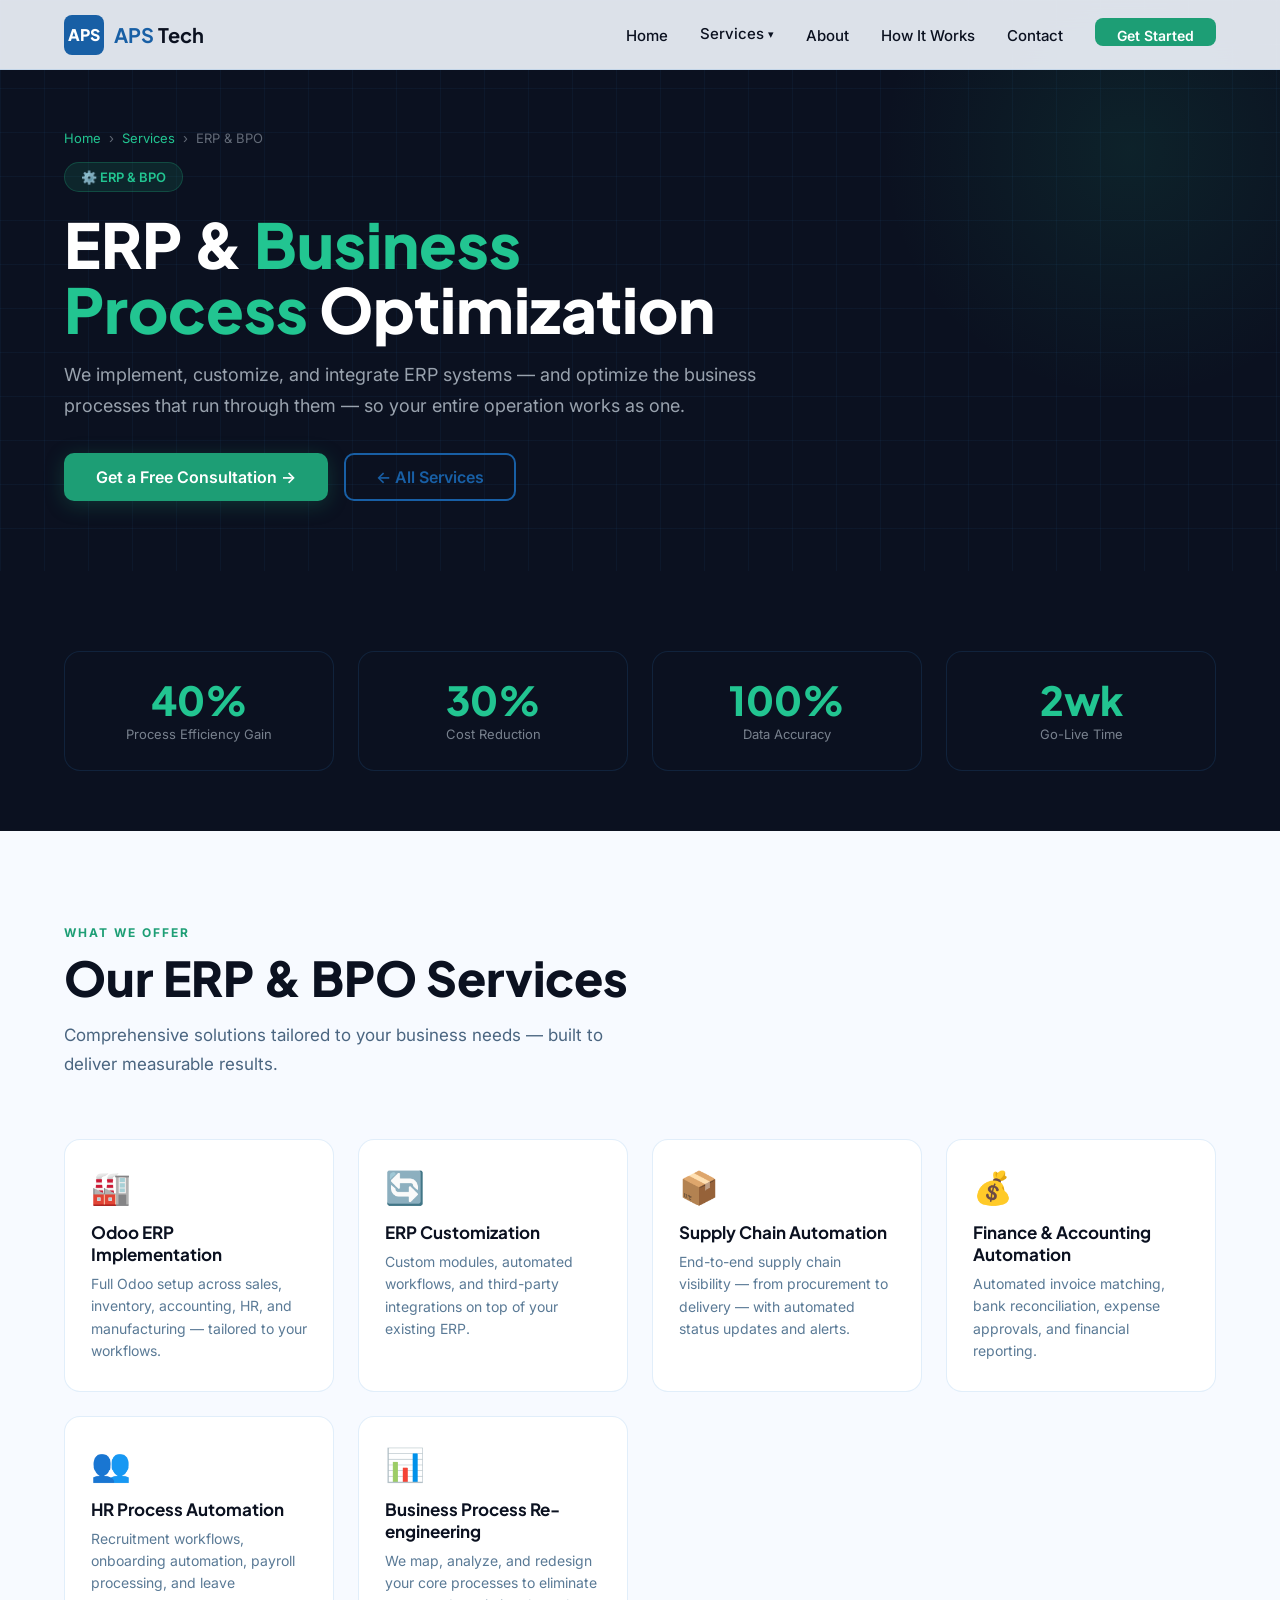
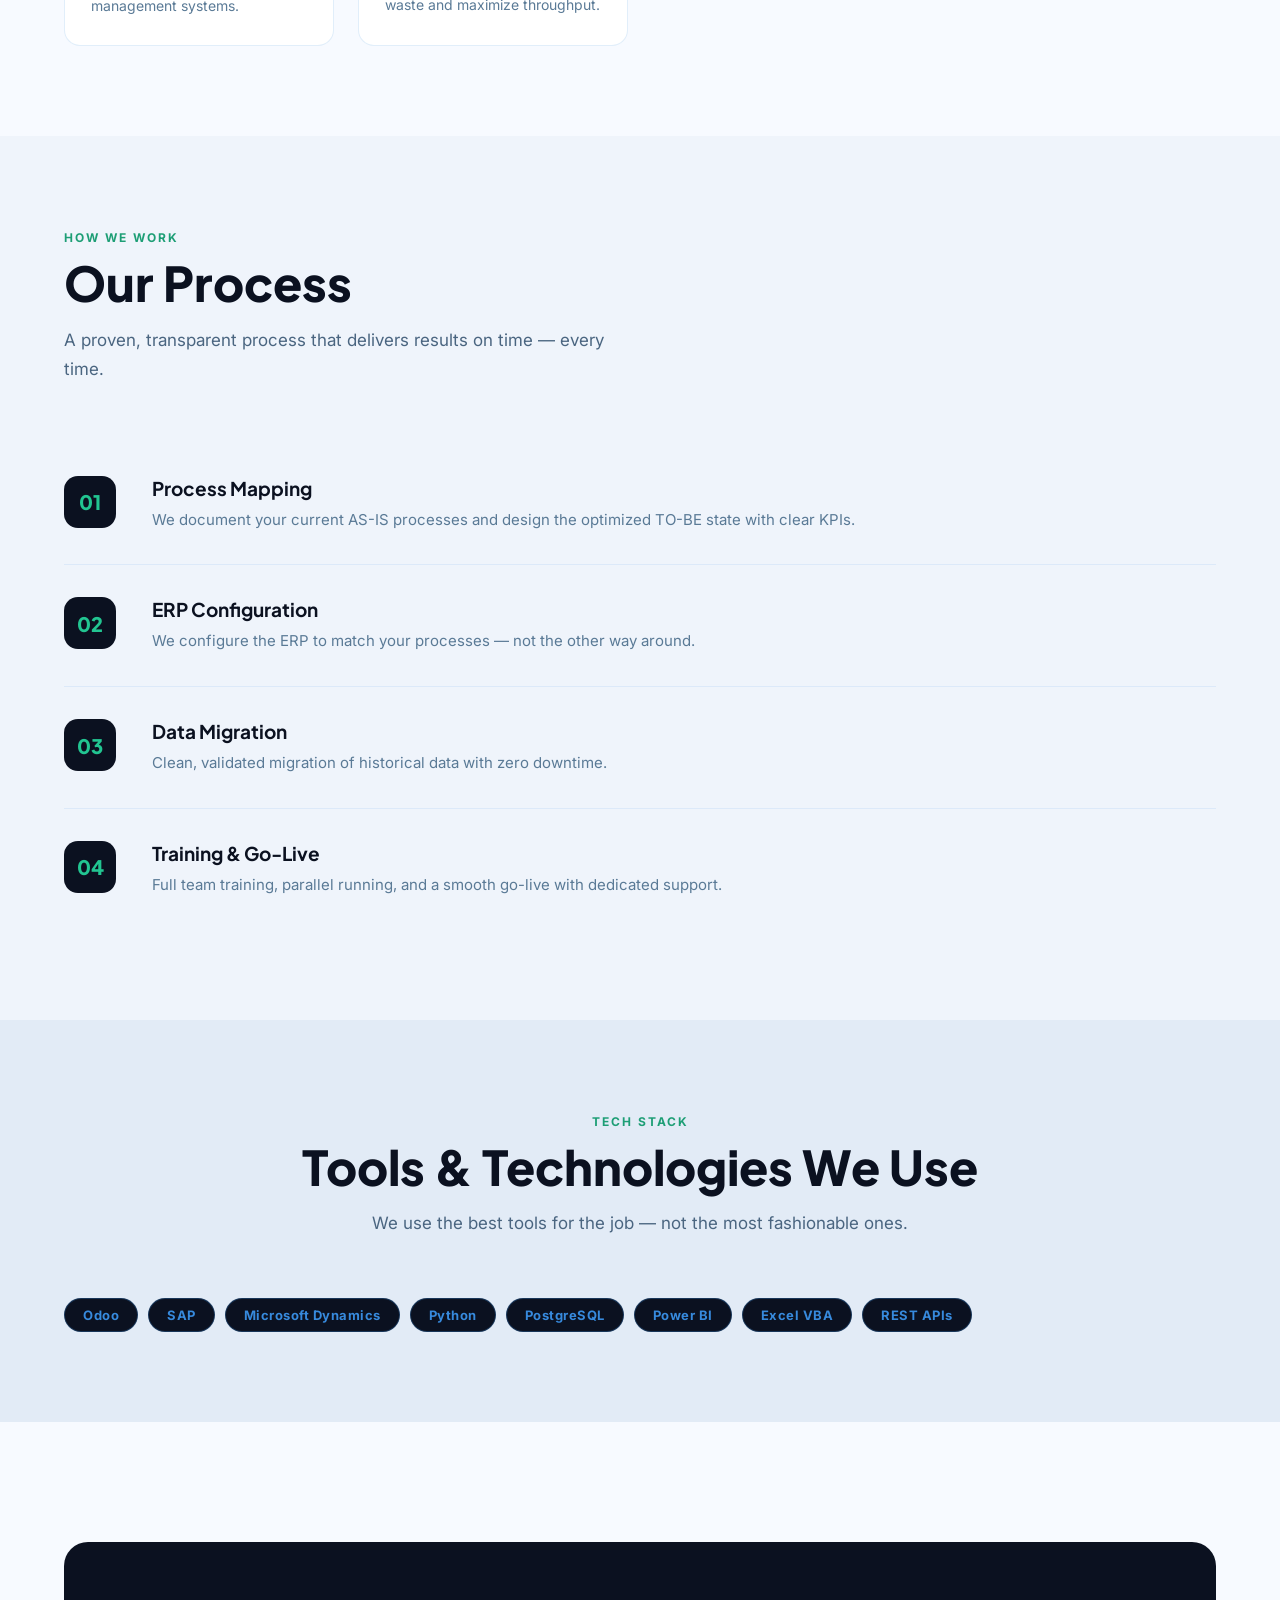
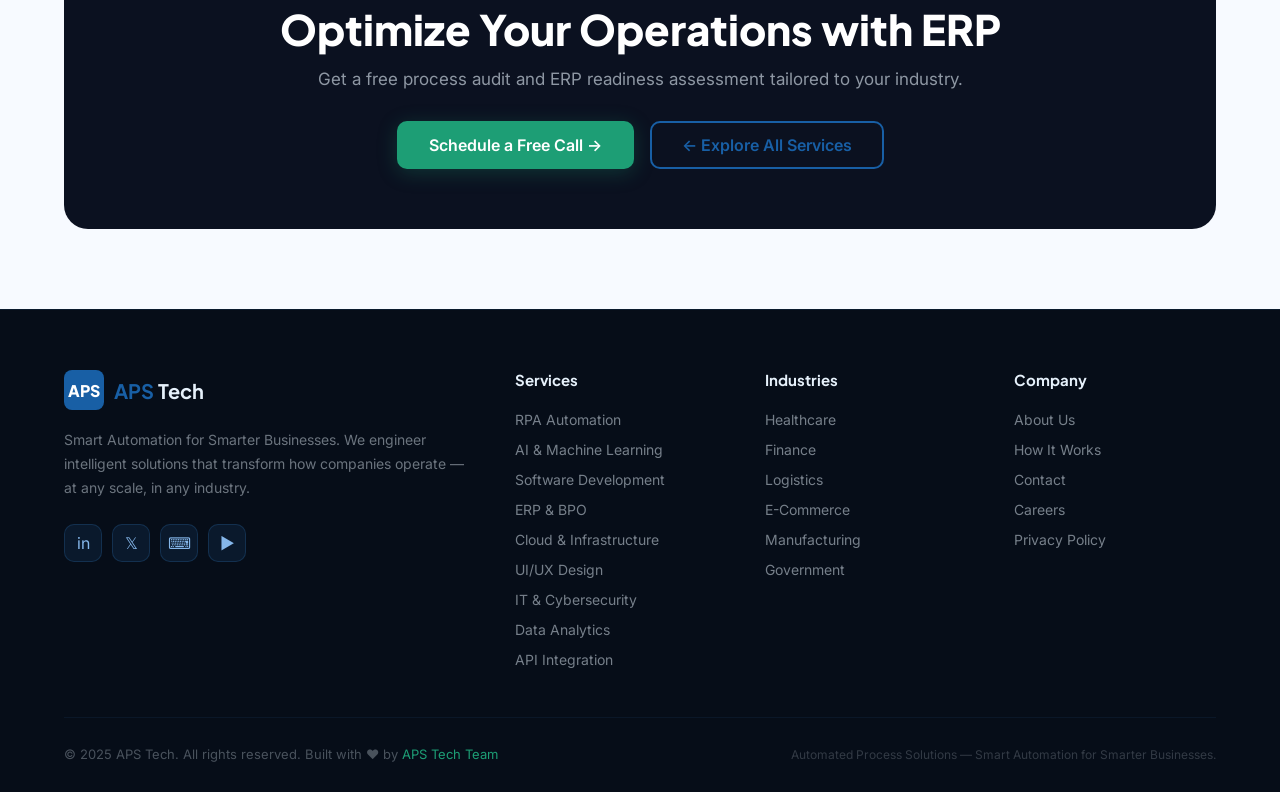
<file: pages/services/erp.html>
<!DOCTYPE html>
<html lang="en">
<head>
  <meta charset="UTF-8">
  <link rel="icon" type="image/svg+xml" href="../../favicon.svg">
  <link rel="alternate icon" type="image/x-icon" href="../../favicon.ico">
  <meta name="viewport" content="width=device-width, initial-scale=1.0">
  <title>ERP & BPO — APS Tech</title>
  <link rel="stylesheet" href="../../assets/css/global.css">
</head>
<body>
<div id="nav-placeholder"></div>

<!-- HERO -->
<section class="svc-hero">
  <div class="svc-hero-grid"></div>
  <div class="svc-hero-glow"></div>
  <div class="svc-hero-content reveal">
    <div class="svc-breadcrumb">
      <a href="../../index.html">Home</a> <span>›</span>
      <a href="../../pages/services.html">Services</a> <span>›</span>
      <span>ERP & BPO</span>
    </div>
    <div class="svc-hero-badge">⚙️ ERP & BPO</div>
    <h1>ERP & <span>Business Process</span> Optimization</h1>
    <p>We implement, customize, and integrate ERP systems — and optimize the business processes that run through them — so your entire operation works as one.</p>
    <div class="svc-hero-btns">
      <a href="../../pages/contact.html" class="btn-primary">Get a Free Consultation →</a>
      <a href="../../pages/services.html" class="btn-outline">← All Services</a>
    </div>
  </div>
</section>

<!-- STATS -->
<section style="background:var(--navy); padding: 60px 5%;">
  <div class="svc-stats">
    <div class="svc-stat"><span class="svc-stat-num">40%</span><span class="svc-stat-label">Process Efficiency Gain</span></div>
    <div class="svc-stat"><span class="svc-stat-num">30%</span><span class="svc-stat-label">Cost Reduction</span></div>
    <div class="svc-stat"><span class="svc-stat-num">100%</span><span class="svc-stat-label">Data Accuracy</span></div>
    <div class="svc-stat"><span class="svc-stat-num">2wk</span><span class="svc-stat-label">Go-Live Time</span></div>
  </div>
</section>

<!-- WHAT WE OFFER -->
<section style="background:var(--bg3);">
  <div class="section-header reveal">
    <span class="section-label">What We Offer</span>
    <h2 class="section-title">Our ERP & BPO Services</h2>
    <p class="section-sub">Comprehensive solutions tailored to your business needs — built to deliver measurable results.</p>
  </div>
  <div class="offer-grid">
    <div class="offer-card reveal"><span class="offer-card-icon">🏭</span><h3>Odoo ERP Implementation</h3><p>Full Odoo setup across sales, inventory, accounting, HR, and manufacturing — tailored to your workflows.</p></div>
    <div class="offer-card reveal"><span class="offer-card-icon">🔄</span><h3>ERP Customization</h3><p>Custom modules, automated workflows, and third-party integrations on top of your existing ERP.</p></div>
    <div class="offer-card reveal"><span class="offer-card-icon">📦</span><h3>Supply Chain Automation</h3><p>End-to-end supply chain visibility — from procurement to delivery — with automated status updates and alerts.</p></div>
    <div class="offer-card reveal"><span class="offer-card-icon">💰</span><h3>Finance & Accounting Automation</h3><p>Automated invoice matching, bank reconciliation, expense approvals, and financial reporting.</p></div>
    <div class="offer-card reveal"><span class="offer-card-icon">👥</span><h3>HR Process Automation</h3><p>Recruitment workflows, onboarding automation, payroll processing, and leave management systems.</p></div>
    <div class="offer-card reveal"><span class="offer-card-icon">📊</span><h3>Business Process Re-engineering</h3><p>We map, analyze, and redesign your core processes to eliminate waste and maximize throughput.</p></div>
  </div>
</section>

<!-- PROCESS -->
<section>
  <div class="section-header reveal">
    <span class="section-label">How We Work</span>
    <h2 class="section-title">Our Process</h2>
    <p class="section-sub">A proven, transparent process that delivers results on time — every time.</p>
  </div>
  <div class="process-steps">
    <div class="process-step reveal"><div class="step-num">01</div><div class="step-body"><h3>Process Mapping</h3><p>We document your current AS-IS processes and design the optimized TO-BE state with clear KPIs.</p></div></div>
    <div class="process-step reveal"><div class="step-num">02</div><div class="step-body"><h3>ERP Configuration</h3><p>We configure the ERP to match your processes — not the other way around.</p></div></div>
    <div class="process-step reveal"><div class="step-num">03</div><div class="step-body"><h3>Data Migration</h3><p>Clean, validated migration of historical data with zero downtime.</p></div></div>
    <div class="process-step reveal"><div class="step-num">04</div><div class="step-body"><h3>Training & Go-Live</h3><p>Full team training, parallel running, and a smooth go-live with dedicated support.</p></div></div>
  </div>
</section>

<!-- TECH STACK -->
<section style="background:var(--bg2);">
  <div class="section-header center reveal">
    <span class="section-label">Tech Stack</span>
    <h2 class="section-title">Tools & Technologies We Use</h2>
    <p class="section-sub">We use the best tools for the job — not the most fashionable ones.</p>
  </div>
  <div class="tech-pills reveal">
    <span class="tech-pill">Odoo</span>
    <span class="tech-pill">SAP</span>
    <span class="tech-pill">Microsoft Dynamics</span>
    <span class="tech-pill">Python</span>
    <span class="tech-pill">PostgreSQL</span>
    <span class="tech-pill">Power BI</span>
    <span class="tech-pill">Excel VBA</span>
    <span class="tech-pill">REST APIs</span>
  </div>
</section>

<!-- CTA -->
<section style="background:var(--bg3); padding: 80px 5%;">
  <div class="svc-cta reveal">
    <h2>Optimize Your Operations with ERP</h2>
    <p>Get a free process audit and ERP readiness assessment tailored to your industry.</p>
    <div class="svc-cta-btns">
      <a href="../../pages/contact.html" class="btn-primary">Schedule a Free Call →</a>
      <a href="../../pages/services.html" class="btn-outline">← Explore All Services</a>
    </div>
  </div>
</section>

<div id="footer-placeholder"></div>
<script src="../../assets/js/components.js"></script>
</body>
</html>
</file>
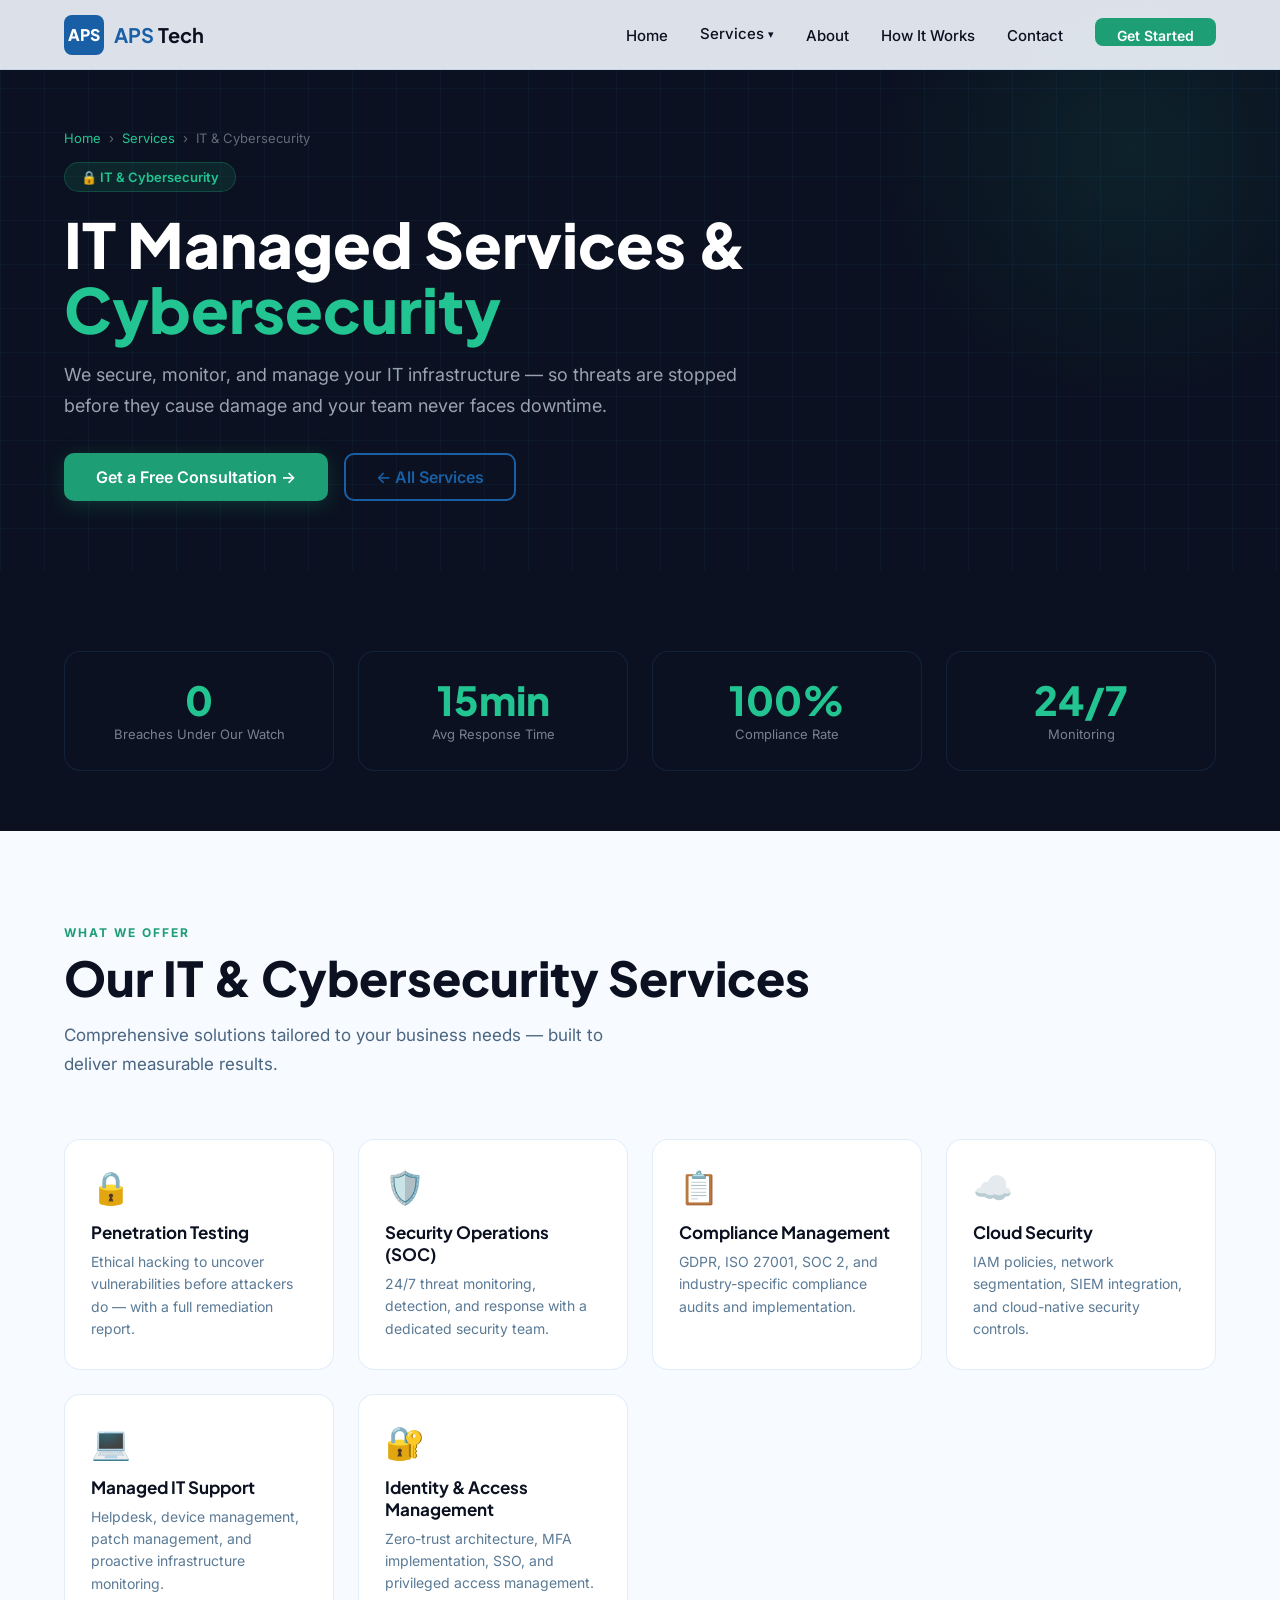
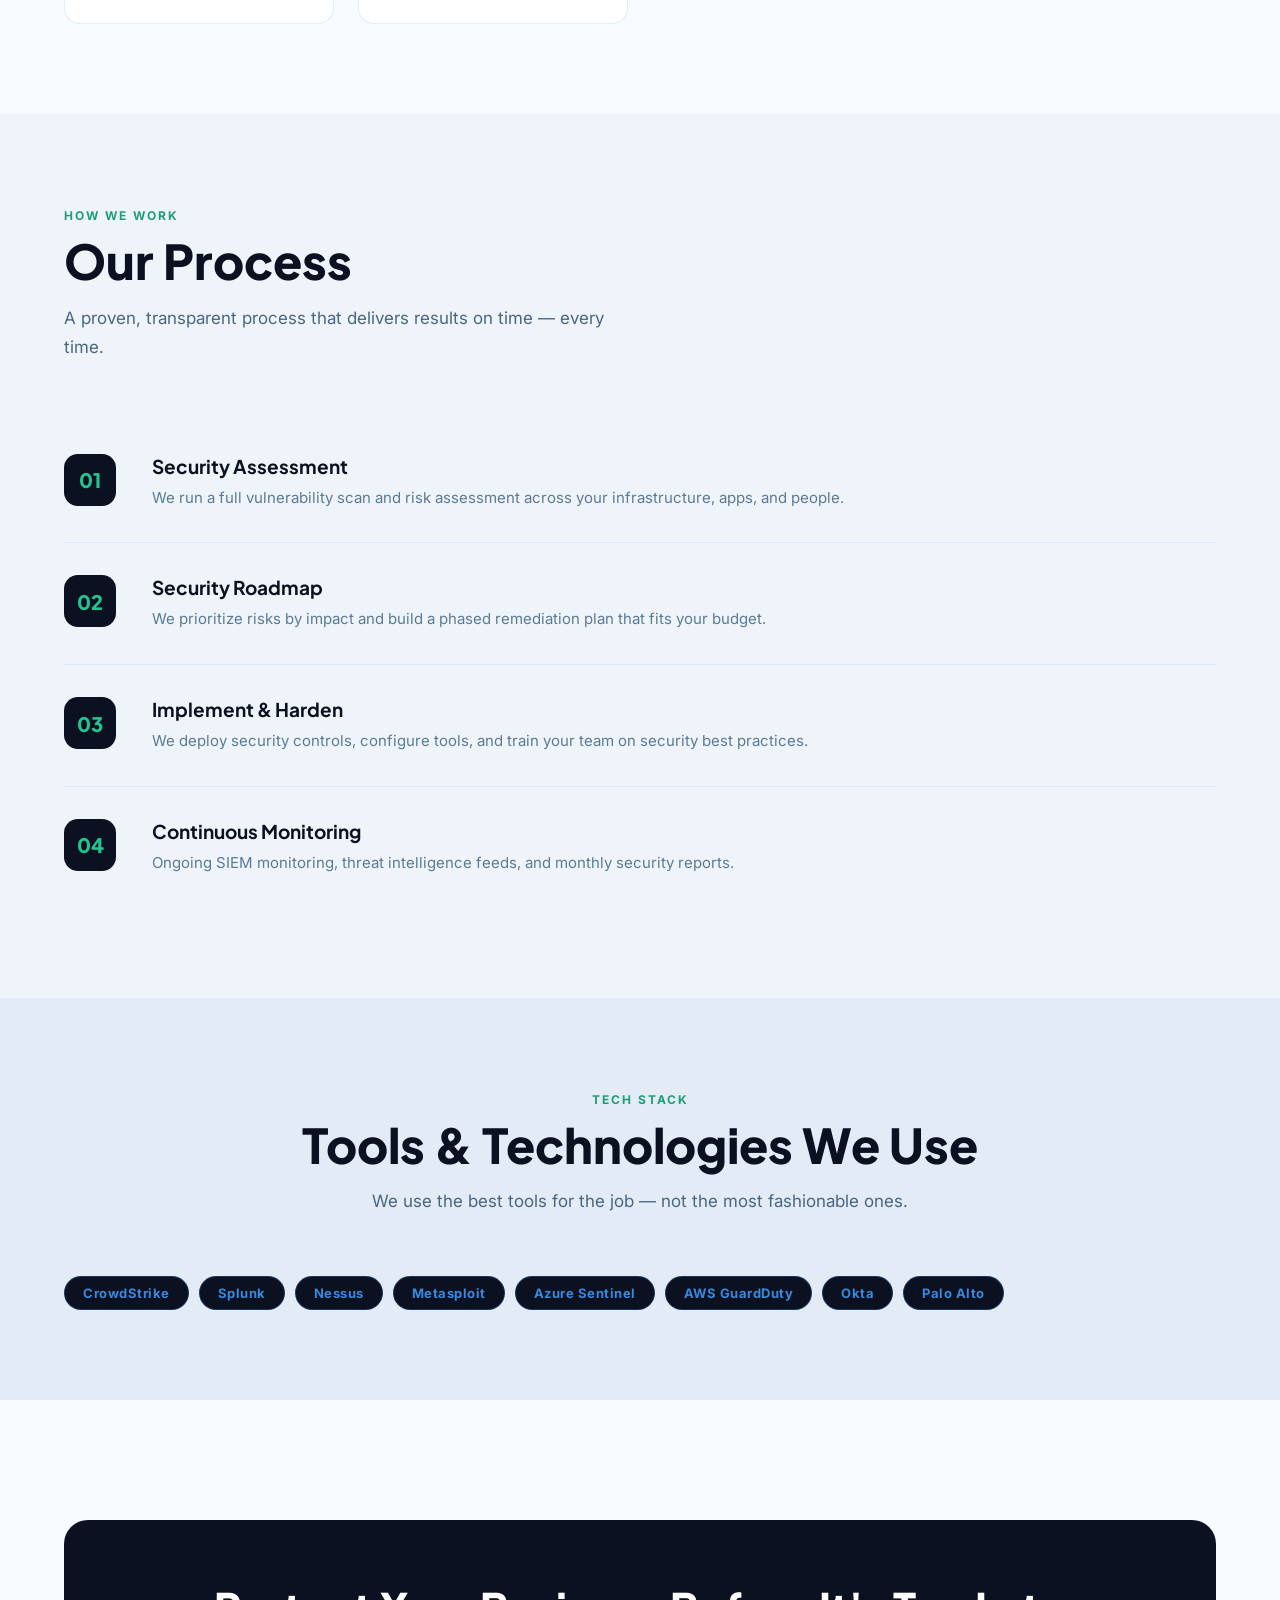
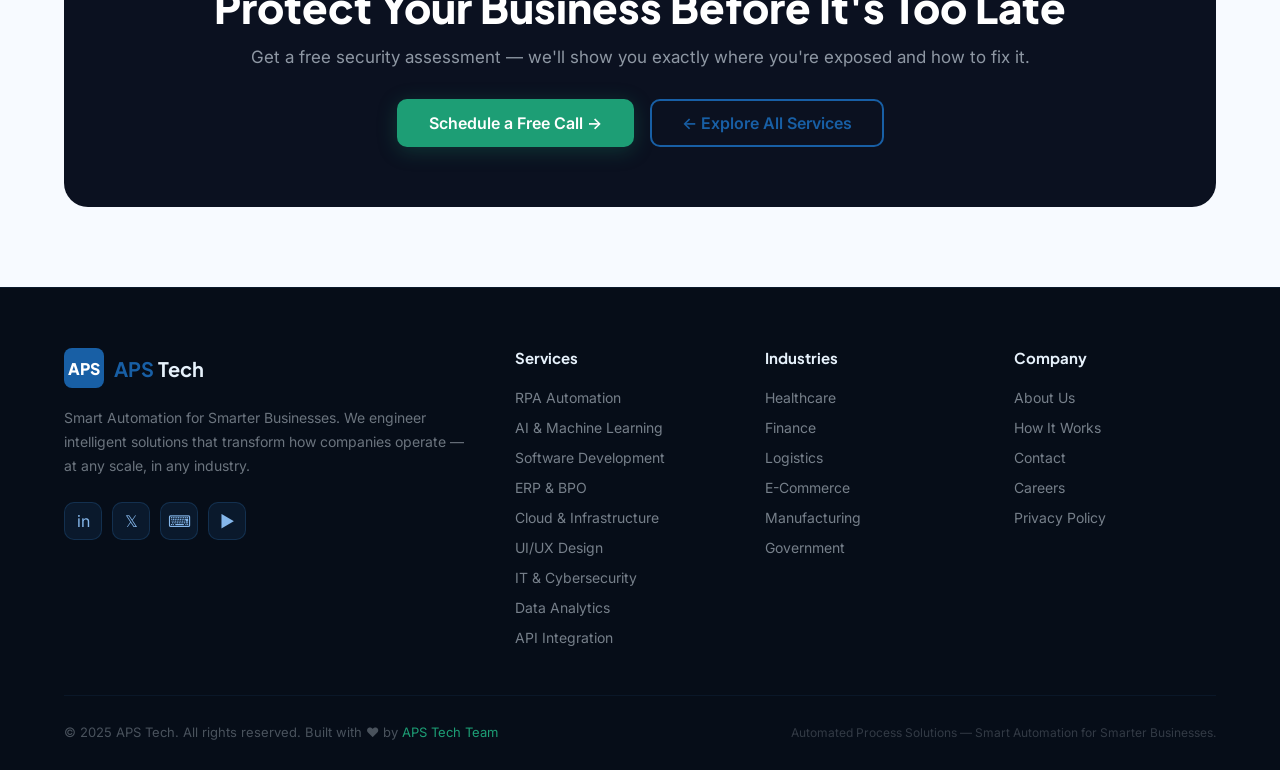
<file: pages/services/it.html>
<!DOCTYPE html>
<html lang="en">
<head>
  <meta charset="UTF-8">
  <link rel="icon" type="image/svg+xml" href="../../favicon.svg">
  <link rel="alternate icon" type="image/x-icon" href="../../favicon.ico">
  <meta name="viewport" content="width=device-width, initial-scale=1.0">
  <title>IT & Cybersecurity — APS Tech</title>
  <link rel="stylesheet" href="../../assets/css/global.css">
</head>
<body>
<div id="nav-placeholder"></div>

<!-- HERO -->
<section class="svc-hero">
  <div class="svc-hero-grid"></div>
  <div class="svc-hero-glow"></div>
  <div class="svc-hero-content reveal">
    <div class="svc-breadcrumb">
      <a href="../../index.html">Home</a> <span>›</span>
      <a href="../../pages/services.html">Services</a> <span>›</span>
      <span>IT & Cybersecurity</span>
    </div>
    <div class="svc-hero-badge">🔒 IT & Cybersecurity</div>
    <h1>IT Managed Services & <span>Cybersecurity</span></h1>
    <p>We secure, monitor, and manage your IT infrastructure — so threats are stopped before they cause damage and your team never faces downtime.</p>
    <div class="svc-hero-btns">
      <a href="../../pages/contact.html" class="btn-primary">Get a Free Consultation →</a>
      <a href="../../pages/services.html" class="btn-outline">← All Services</a>
    </div>
  </div>
</section>

<!-- STATS -->
<section style="background:var(--navy); padding: 60px 5%;">
  <div class="svc-stats">
    <div class="svc-stat"><span class="svc-stat-num">0</span><span class="svc-stat-label">Breaches Under Our Watch</span></div>
    <div class="svc-stat"><span class="svc-stat-num">15min</span><span class="svc-stat-label">Avg Response Time</span></div>
    <div class="svc-stat"><span class="svc-stat-num">100%</span><span class="svc-stat-label">Compliance Rate</span></div>
    <div class="svc-stat"><span class="svc-stat-num">24/7</span><span class="svc-stat-label">Monitoring</span></div>
  </div>
</section>

<!-- WHAT WE OFFER -->
<section style="background:var(--bg3);">
  <div class="section-header reveal">
    <span class="section-label">What We Offer</span>
    <h2 class="section-title">Our IT & Cybersecurity Services</h2>
    <p class="section-sub">Comprehensive solutions tailored to your business needs — built to deliver measurable results.</p>
  </div>
  <div class="offer-grid">
    <div class="offer-card reveal"><span class="offer-card-icon">🔒</span><h3>Penetration Testing</h3><p>Ethical hacking to uncover vulnerabilities before attackers do — with a full remediation report.</p></div>
    <div class="offer-card reveal"><span class="offer-card-icon">🛡️</span><h3>Security Operations (SOC)</h3><p>24/7 threat monitoring, detection, and response with a dedicated security team.</p></div>
    <div class="offer-card reveal"><span class="offer-card-icon">📋</span><h3>Compliance Management</h3><p>GDPR, ISO 27001, SOC 2, and industry-specific compliance audits and implementation.</p></div>
    <div class="offer-card reveal"><span class="offer-card-icon">☁️</span><h3>Cloud Security</h3><p>IAM policies, network segmentation, SIEM integration, and cloud-native security controls.</p></div>
    <div class="offer-card reveal"><span class="offer-card-icon">💻</span><h3>Managed IT Support</h3><p>Helpdesk, device management, patch management, and proactive infrastructure monitoring.</p></div>
    <div class="offer-card reveal"><span class="offer-card-icon">🔐</span><h3>Identity & Access Management</h3><p>Zero-trust architecture, MFA implementation, SSO, and privileged access management.</p></div>
  </div>
</section>

<!-- PROCESS -->
<section>
  <div class="section-header reveal">
    <span class="section-label">How We Work</span>
    <h2 class="section-title">Our Process</h2>
    <p class="section-sub">A proven, transparent process that delivers results on time — every time.</p>
  </div>
  <div class="process-steps">
    <div class="process-step reveal"><div class="step-num">01</div><div class="step-body"><h3>Security Assessment</h3><p>We run a full vulnerability scan and risk assessment across your infrastructure, apps, and people.</p></div></div>
    <div class="process-step reveal"><div class="step-num">02</div><div class="step-body"><h3>Security Roadmap</h3><p>We prioritize risks by impact and build a phased remediation plan that fits your budget.</p></div></div>
    <div class="process-step reveal"><div class="step-num">03</div><div class="step-body"><h3>Implement & Harden</h3><p>We deploy security controls, configure tools, and train your team on security best practices.</p></div></div>
    <div class="process-step reveal"><div class="step-num">04</div><div class="step-body"><h3>Continuous Monitoring</h3><p>Ongoing SIEM monitoring, threat intelligence feeds, and monthly security reports.</p></div></div>
  </div>
</section>

<!-- TECH STACK -->
<section style="background:var(--bg2);">
  <div class="section-header center reveal">
    <span class="section-label">Tech Stack</span>
    <h2 class="section-title">Tools & Technologies We Use</h2>
    <p class="section-sub">We use the best tools for the job — not the most fashionable ones.</p>
  </div>
  <div class="tech-pills reveal">
    <span class="tech-pill">CrowdStrike</span>
    <span class="tech-pill">Splunk</span>
    <span class="tech-pill">Nessus</span>
    <span class="tech-pill">Metasploit</span>
    <span class="tech-pill">Azure Sentinel</span>
    <span class="tech-pill">AWS GuardDuty</span>
    <span class="tech-pill">Okta</span>
    <span class="tech-pill">Palo Alto</span>
  </div>
</section>

<!-- CTA -->
<section style="background:var(--bg3); padding: 80px 5%;">
  <div class="svc-cta reveal">
    <h2>Protect Your Business Before It's Too Late</h2>
    <p>Get a free security assessment — we'll show you exactly where you're exposed and how to fix it.</p>
    <div class="svc-cta-btns">
      <a href="../../pages/contact.html" class="btn-primary">Schedule a Free Call →</a>
      <a href="../../pages/services.html" class="btn-outline">← Explore All Services</a>
    </div>
  </div>
</section>

<div id="footer-placeholder"></div>
<script src="../../assets/js/components.js"></script>
</body>
</html>
</file>
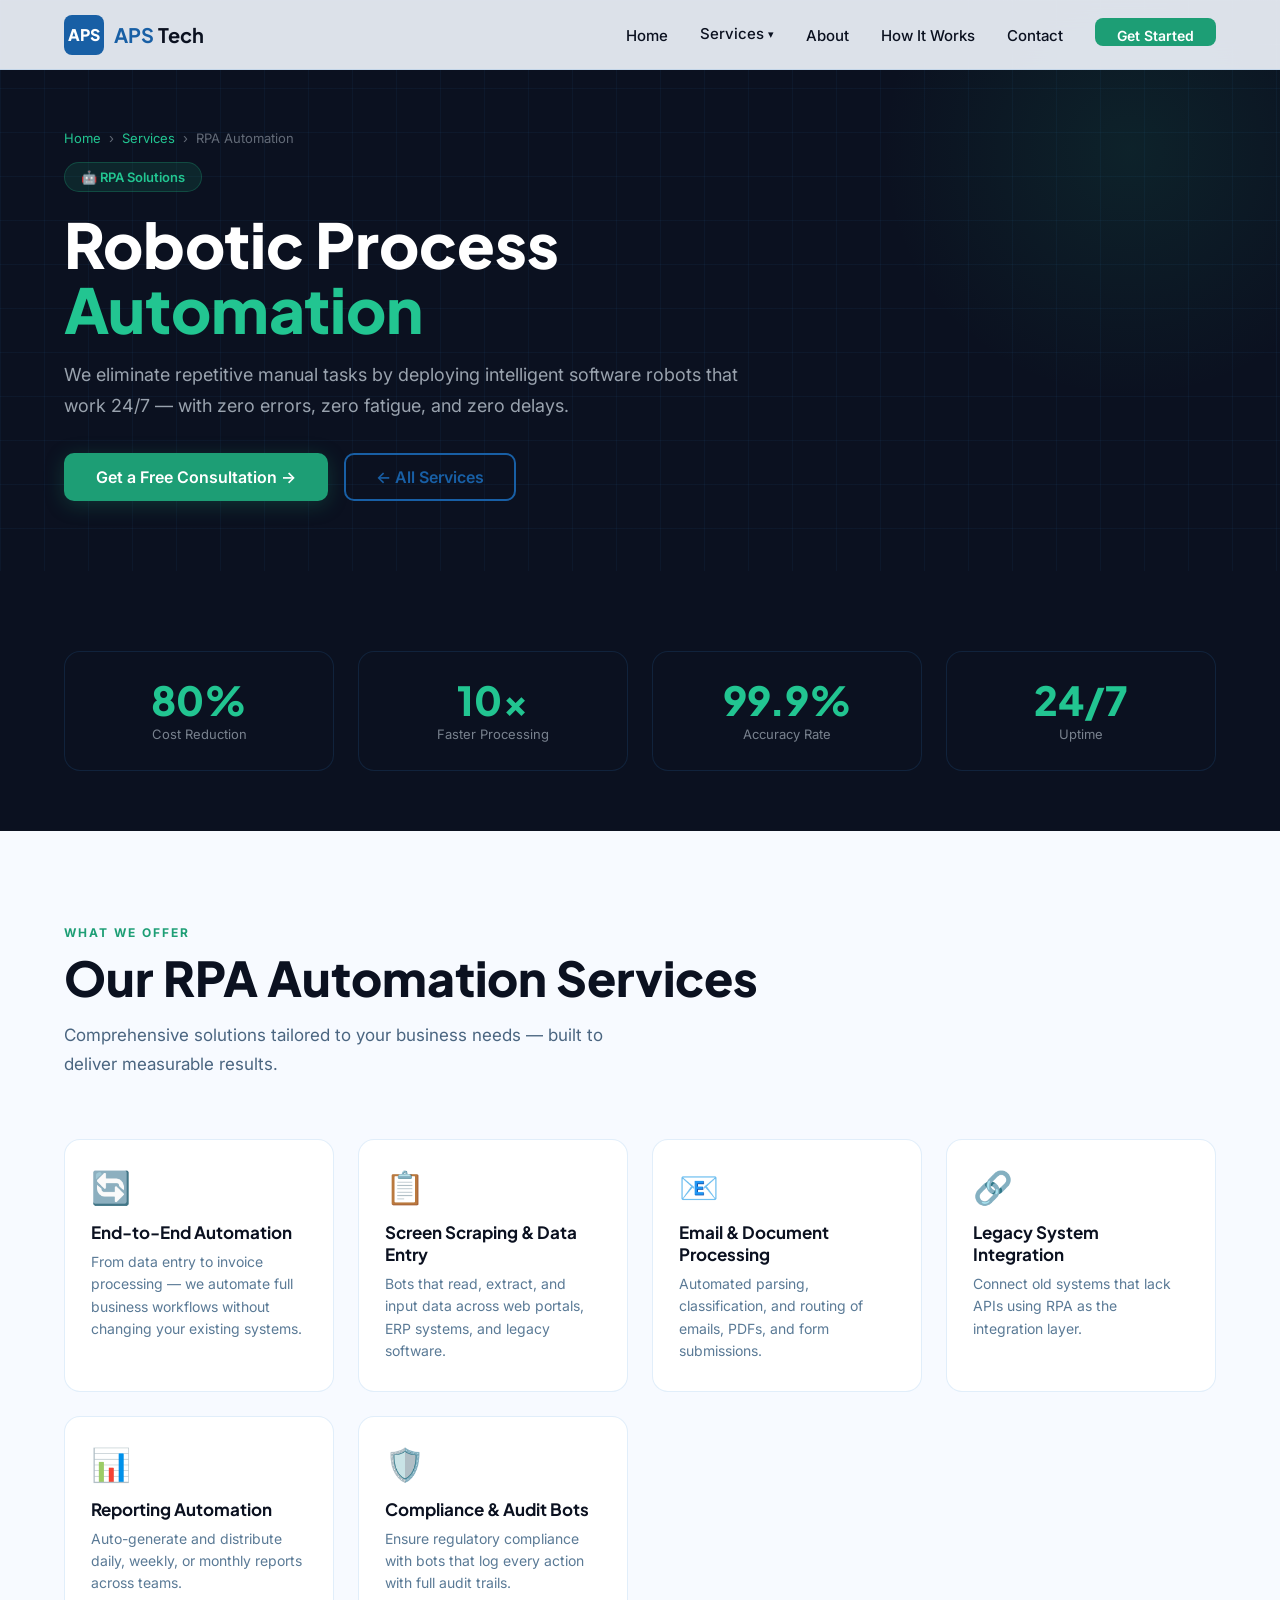
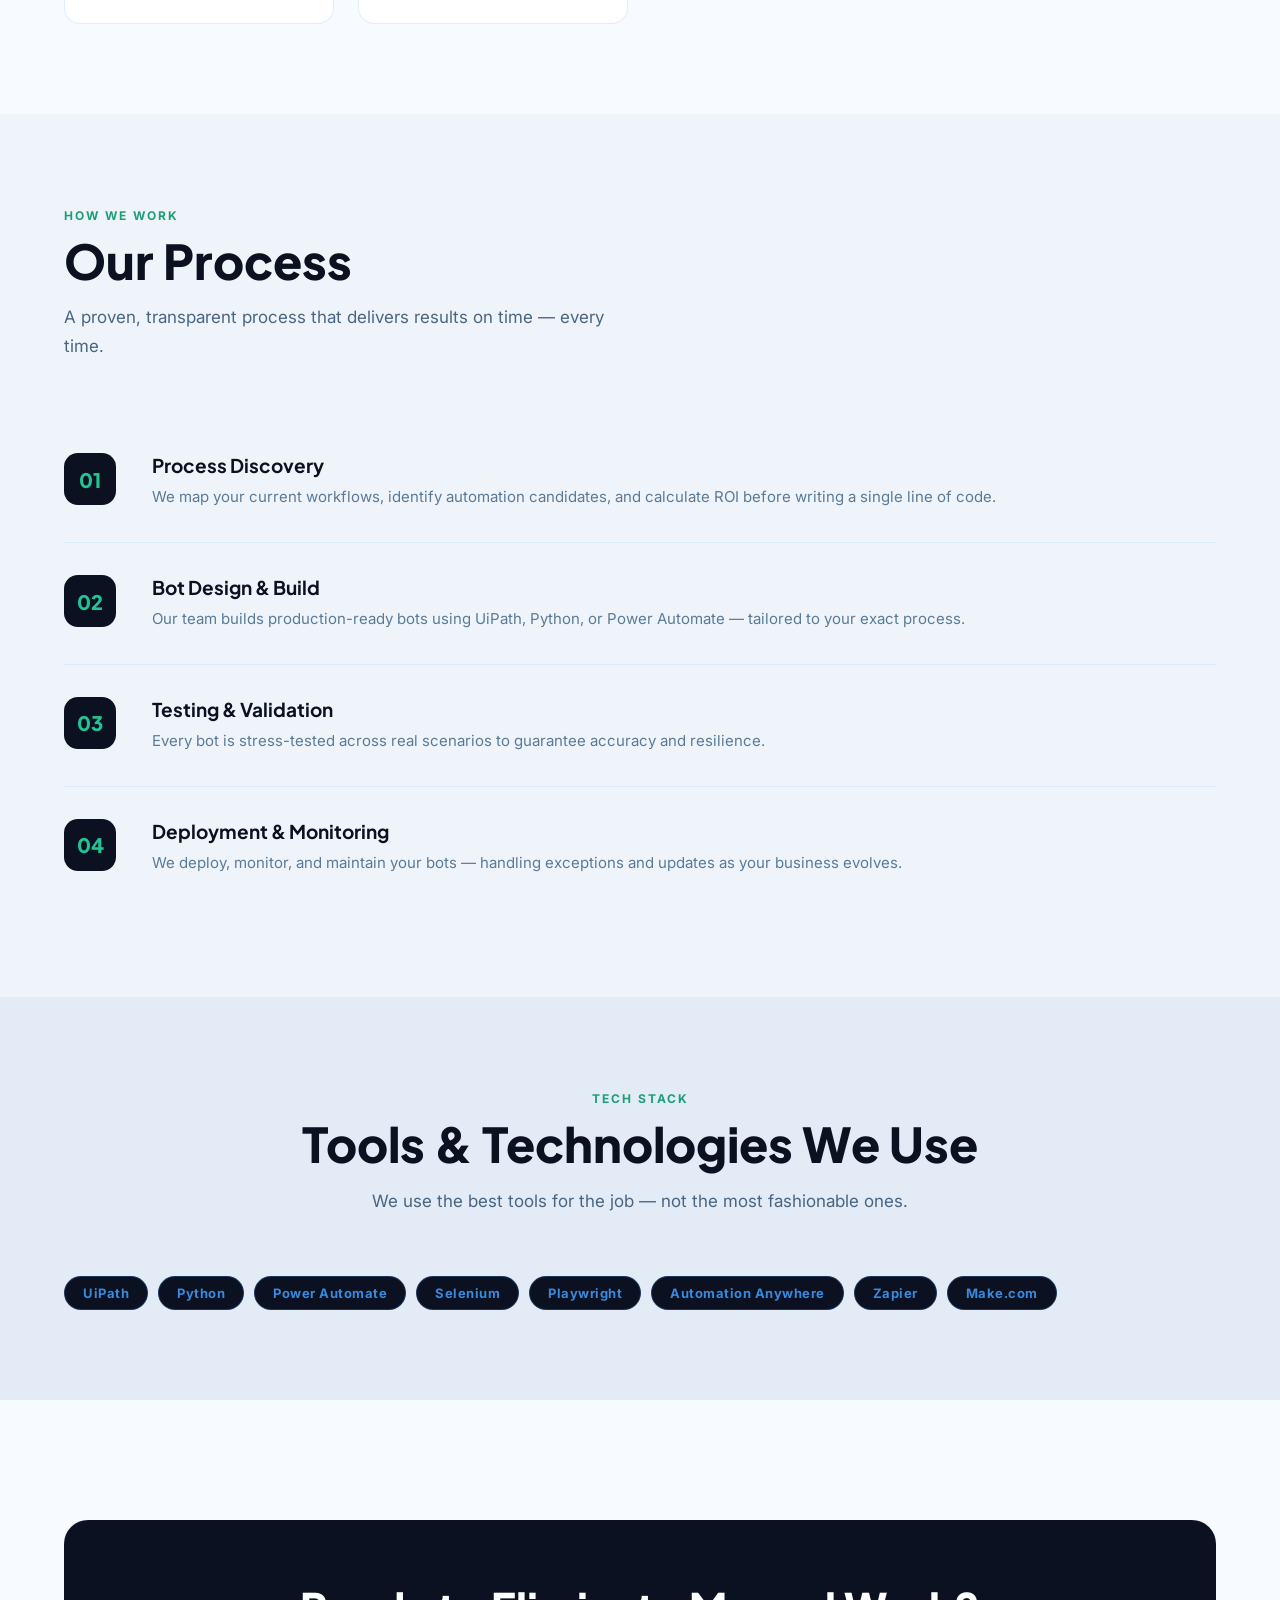
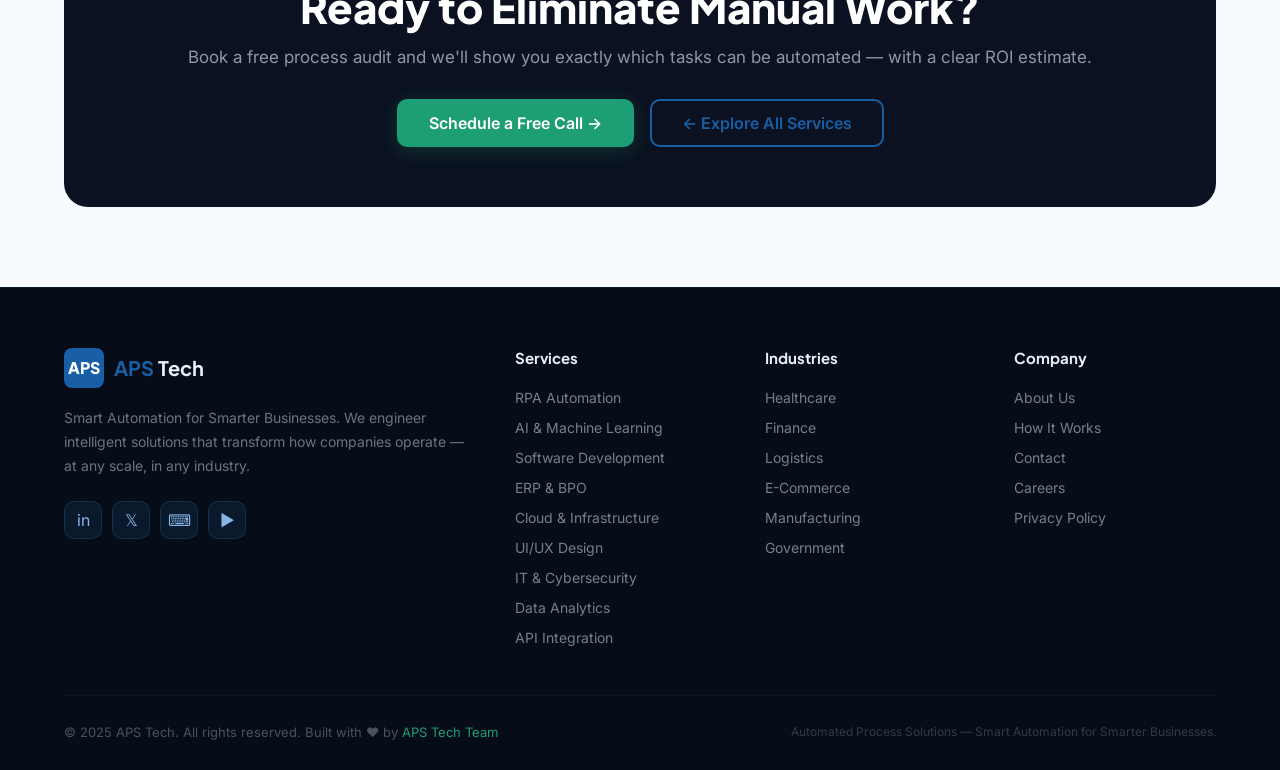
<file: pages/services/rpa.html>
<!DOCTYPE html>
<html lang="en">
<head>
  <meta charset="UTF-8">
  <link rel="icon" type="image/svg+xml" href="../../favicon.svg">
  <link rel="alternate icon" type="image/x-icon" href="../../favicon.ico">
  <meta name="viewport" content="width=device-width, initial-scale=1.0">
  <title>RPA Automation — APS Tech</title>
  <link rel="stylesheet" href="../../assets/css/global.css">
</head>
<body>
<div id="nav-placeholder"></div>

<!-- HERO -->
<section class="svc-hero">
  <div class="svc-hero-grid"></div>
  <div class="svc-hero-glow"></div>
  <div class="svc-hero-content reveal">
    <div class="svc-breadcrumb">
      <a href="../../index.html">Home</a> <span>›</span>
      <a href="../../pages/services.html">Services</a> <span>›</span>
      <span>RPA Automation</span>
    </div>
    <div class="svc-hero-badge">🤖 RPA Solutions</div>
    <h1>Robotic Process <span>Automation</span></h1>
    <p>We eliminate repetitive manual tasks by deploying intelligent software robots that work 24/7 — with zero errors, zero fatigue, and zero delays.</p>
    <div class="svc-hero-btns">
      <a href="../../pages/contact.html" class="btn-primary">Get a Free Consultation →</a>
      <a href="../../pages/services.html" class="btn-outline">← All Services</a>
    </div>
  </div>
</section>

<!-- STATS -->
<section style="background:var(--navy); padding: 60px 5%;">
  <div class="svc-stats">
    <div class="svc-stat"><span class="svc-stat-num">80%</span><span class="svc-stat-label">Cost Reduction</span></div>
    <div class="svc-stat"><span class="svc-stat-num">10x</span><span class="svc-stat-label">Faster Processing</span></div>
    <div class="svc-stat"><span class="svc-stat-num">99.9%</span><span class="svc-stat-label">Accuracy Rate</span></div>
    <div class="svc-stat"><span class="svc-stat-num">24/7</span><span class="svc-stat-label">Uptime</span></div>
  </div>
</section>

<!-- WHAT WE OFFER -->
<section style="background:var(--bg3);">
  <div class="section-header reveal">
    <span class="section-label">What We Offer</span>
    <h2 class="section-title">Our RPA Automation Services</h2>
    <p class="section-sub">Comprehensive solutions tailored to your business needs — built to deliver measurable results.</p>
  </div>
  <div class="offer-grid">
    <div class="offer-card reveal"><span class="offer-card-icon">🔄</span><h3>End-to-End Automation</h3><p>From data entry to invoice processing — we automate full business workflows without changing your existing systems.</p></div>
    <div class="offer-card reveal"><span class="offer-card-icon">📋</span><h3>Screen Scraping & Data Entry</h3><p>Bots that read, extract, and input data across web portals, ERP systems, and legacy software.</p></div>
    <div class="offer-card reveal"><span class="offer-card-icon">📧</span><h3>Email & Document Processing</h3><p>Automated parsing, classification, and routing of emails, PDFs, and form submissions.</p></div>
    <div class="offer-card reveal"><span class="offer-card-icon">🔗</span><h3>Legacy System Integration</h3><p>Connect old systems that lack APIs using RPA as the integration layer.</p></div>
    <div class="offer-card reveal"><span class="offer-card-icon">📊</span><h3>Reporting Automation</h3><p>Auto-generate and distribute daily, weekly, or monthly reports across teams.</p></div>
    <div class="offer-card reveal"><span class="offer-card-icon">🛡️</span><h3>Compliance & Audit Bots</h3><p>Ensure regulatory compliance with bots that log every action with full audit trails.</p></div>
  </div>
</section>

<!-- PROCESS -->
<section>
  <div class="section-header reveal">
    <span class="section-label">How We Work</span>
    <h2 class="section-title">Our Process</h2>
    <p class="section-sub">A proven, transparent process that delivers results on time — every time.</p>
  </div>
  <div class="process-steps">
    <div class="process-step reveal"><div class="step-num">01</div><div class="step-body"><h3>Process Discovery</h3><p>We map your current workflows, identify automation candidates, and calculate ROI before writing a single line of code.</p></div></div>
    <div class="process-step reveal"><div class="step-num">02</div><div class="step-body"><h3>Bot Design & Build</h3><p>Our team builds production-ready bots using UiPath, Python, or Power Automate — tailored to your exact process.</p></div></div>
    <div class="process-step reveal"><div class="step-num">03</div><div class="step-body"><h3>Testing & Validation</h3><p>Every bot is stress-tested across real scenarios to guarantee accuracy and resilience.</p></div></div>
    <div class="process-step reveal"><div class="step-num">04</div><div class="step-body"><h3>Deployment & Monitoring</h3><p>We deploy, monitor, and maintain your bots — handling exceptions and updates as your business evolves.</p></div></div>
  </div>
</section>

<!-- TECH STACK -->
<section style="background:var(--bg2);">
  <div class="section-header center reveal">
    <span class="section-label">Tech Stack</span>
    <h2 class="section-title">Tools & Technologies We Use</h2>
    <p class="section-sub">We use the best tools for the job — not the most fashionable ones.</p>
  </div>
  <div class="tech-pills reveal">
    <span class="tech-pill">UiPath</span>
    <span class="tech-pill">Python</span>
    <span class="tech-pill">Power Automate</span>
    <span class="tech-pill">Selenium</span>
    <span class="tech-pill">Playwright</span>
    <span class="tech-pill">Automation Anywhere</span>
    <span class="tech-pill">Zapier</span>
    <span class="tech-pill">Make.com</span>
  </div>
</section>

<!-- CTA -->
<section style="background:var(--bg3); padding: 80px 5%;">
  <div class="svc-cta reveal">
    <h2>Ready to Eliminate Manual Work?</h2>
    <p>Book a free process audit and we'll show you exactly which tasks can be automated — with a clear ROI estimate.</p>
    <div class="svc-cta-btns">
      <a href="../../pages/contact.html" class="btn-primary">Schedule a Free Call →</a>
      <a href="../../pages/services.html" class="btn-outline">← Explore All Services</a>
    </div>
  </div>
</section>

<div id="footer-placeholder"></div>
<script src="../../assets/js/components.js"></script>
</body>
</html>
</file>
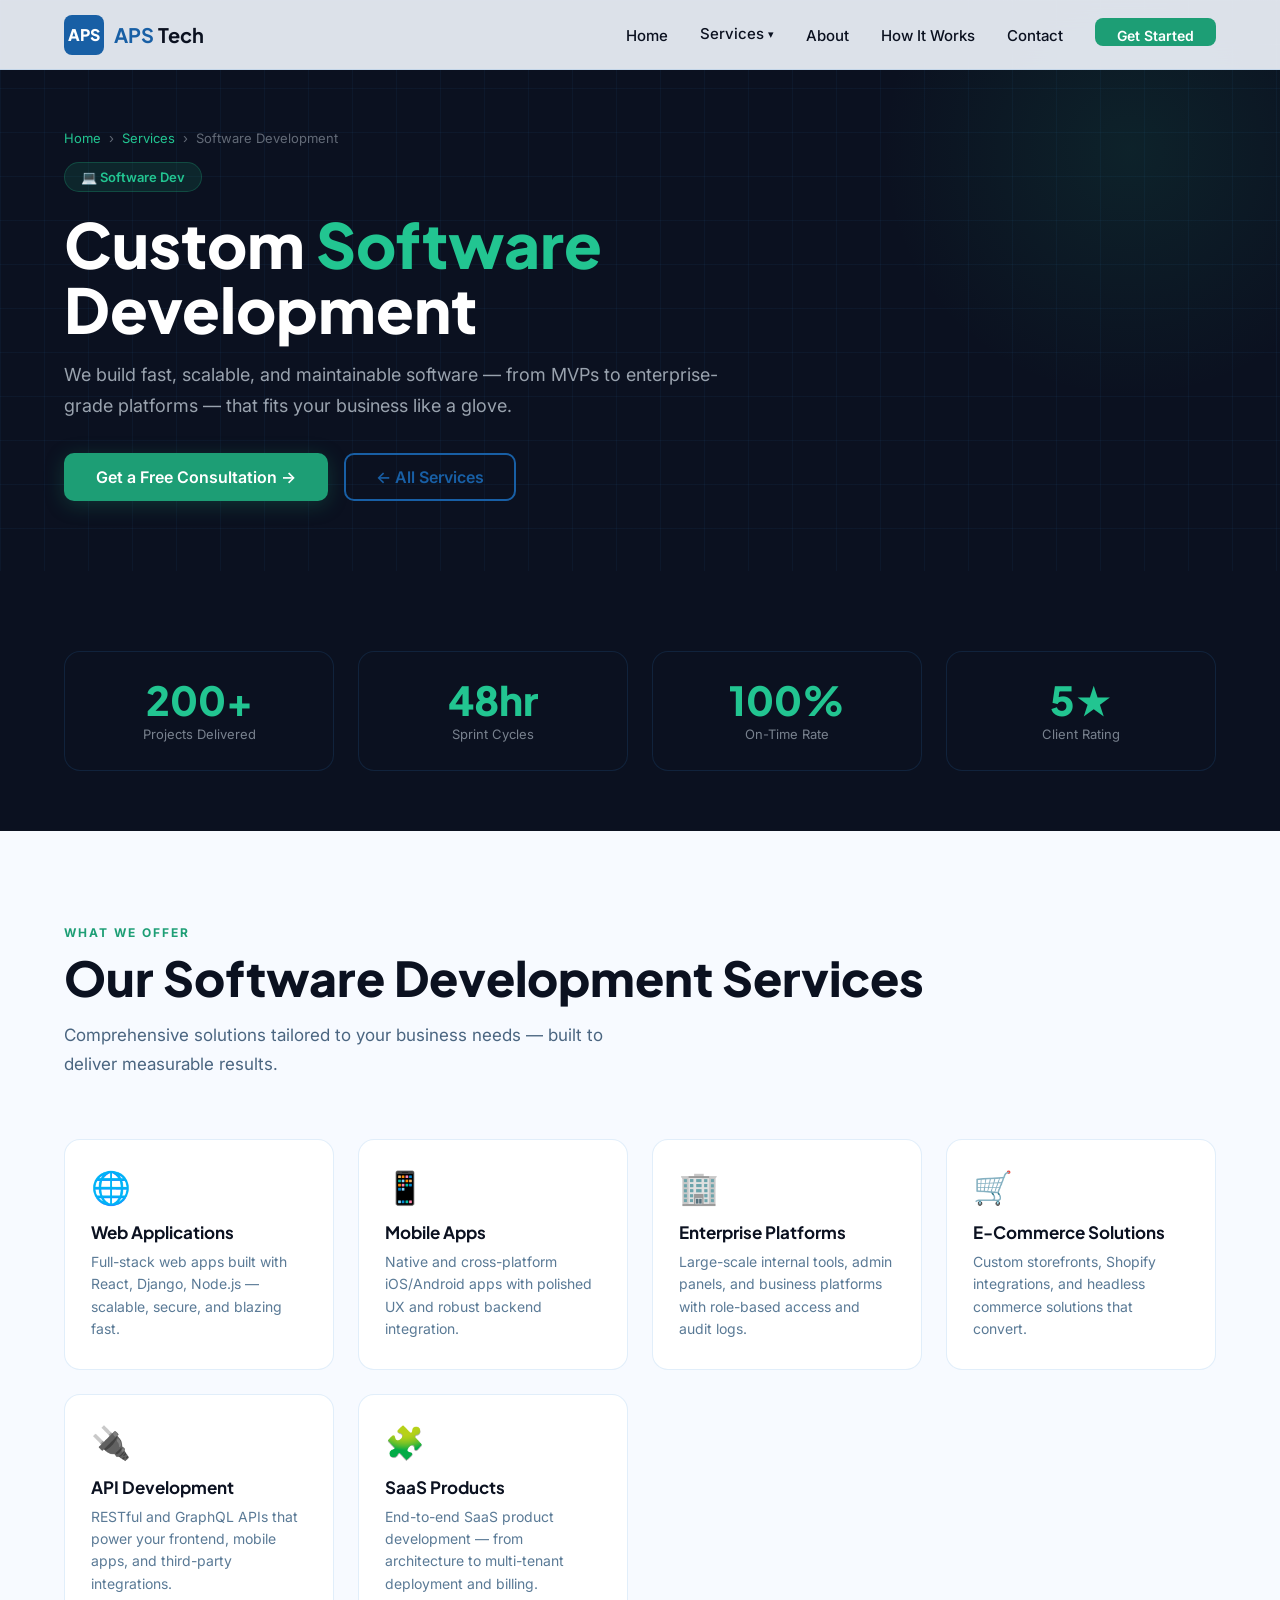
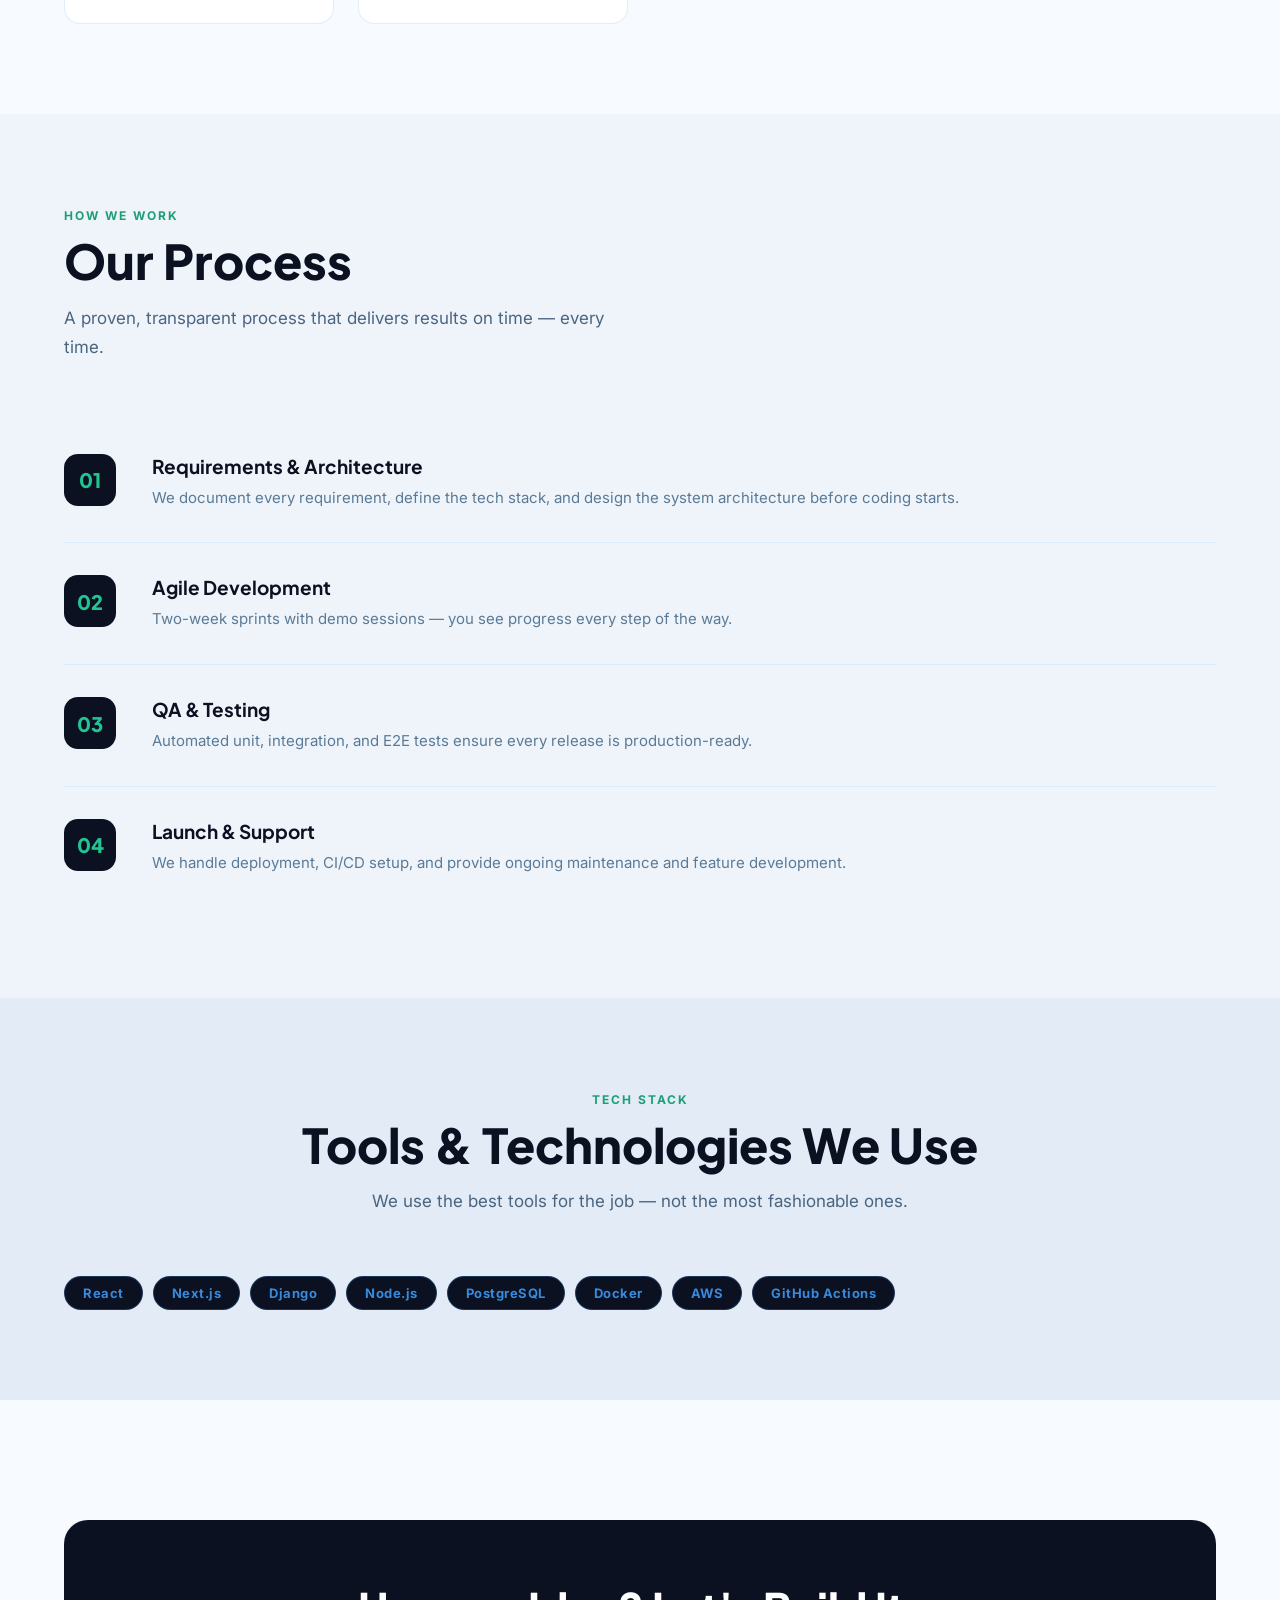
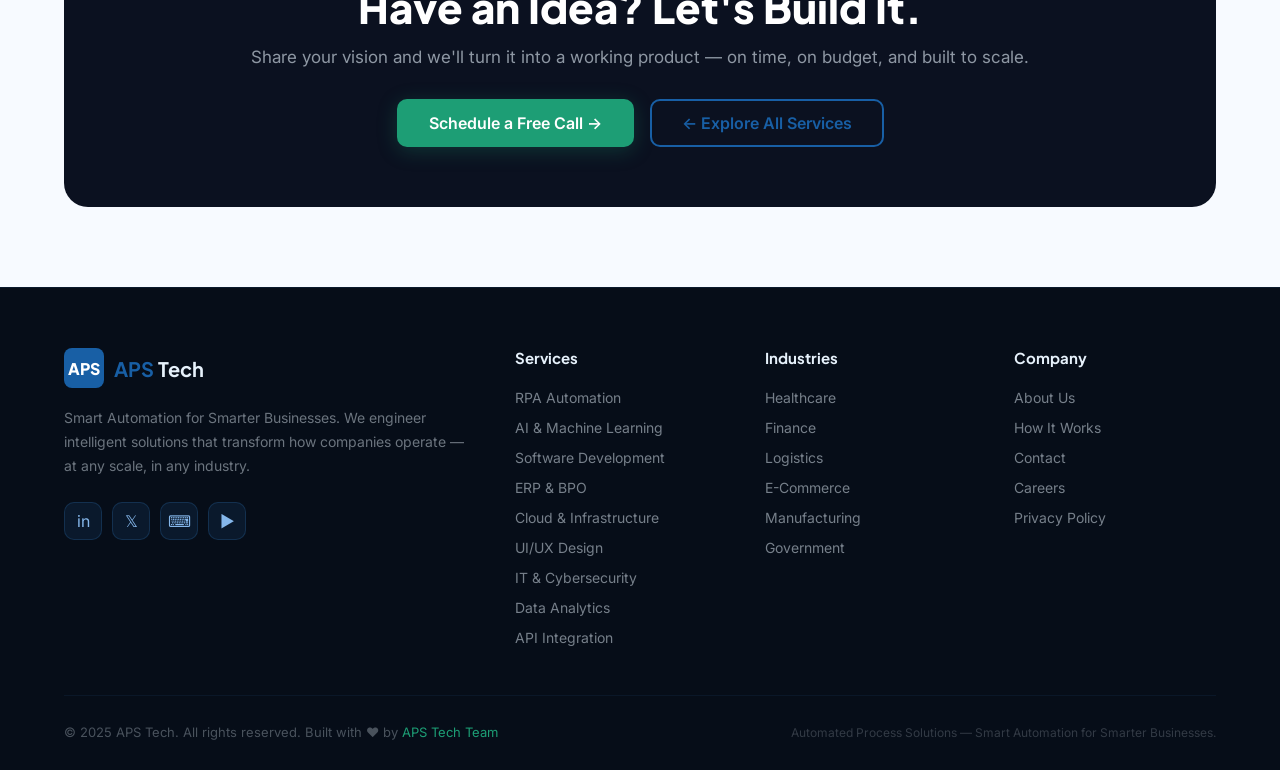
<file: pages/services/software.html>
<!DOCTYPE html>
<html lang="en">
<head>
  <meta charset="UTF-8">
  <link rel="icon" type="image/svg+xml" href="../../favicon.svg">
  <link rel="alternate icon" type="image/x-icon" href="../../favicon.ico">
  <meta name="viewport" content="width=device-width, initial-scale=1.0">
  <title>Software Development — APS Tech</title>
  <link rel="stylesheet" href="../../assets/css/global.css">
</head>
<body>
<div id="nav-placeholder"></div>

<!-- HERO -->
<section class="svc-hero">
  <div class="svc-hero-grid"></div>
  <div class="svc-hero-glow"></div>
  <div class="svc-hero-content reveal">
    <div class="svc-breadcrumb">
      <a href="../../index.html">Home</a> <span>›</span>
      <a href="../../pages/services.html">Services</a> <span>›</span>
      <span>Software Development</span>
    </div>
    <div class="svc-hero-badge">💻 Software Dev</div>
    <h1>Custom <span>Software</span> Development</h1>
    <p>We build fast, scalable, and maintainable software — from MVPs to enterprise-grade platforms — that fits your business like a glove.</p>
    <div class="svc-hero-btns">
      <a href="../../pages/contact.html" class="btn-primary">Get a Free Consultation →</a>
      <a href="../../pages/services.html" class="btn-outline">← All Services</a>
    </div>
  </div>
</section>

<!-- STATS -->
<section style="background:var(--navy); padding: 60px 5%;">
  <div class="svc-stats">
    <div class="svc-stat"><span class="svc-stat-num">200+</span><span class="svc-stat-label">Projects Delivered</span></div>
    <div class="svc-stat"><span class="svc-stat-num">48hr</span><span class="svc-stat-label">Sprint Cycles</span></div>
    <div class="svc-stat"><span class="svc-stat-num">100%</span><span class="svc-stat-label">On-Time Rate</span></div>
    <div class="svc-stat"><span class="svc-stat-num">5★</span><span class="svc-stat-label">Client Rating</span></div>
  </div>
</section>

<!-- WHAT WE OFFER -->
<section style="background:var(--bg3);">
  <div class="section-header reveal">
    <span class="section-label">What We Offer</span>
    <h2 class="section-title">Our Software Development Services</h2>
    <p class="section-sub">Comprehensive solutions tailored to your business needs — built to deliver measurable results.</p>
  </div>
  <div class="offer-grid">
    <div class="offer-card reveal"><span class="offer-card-icon">🌐</span><h3>Web Applications</h3><p>Full-stack web apps built with React, Django, Node.js — scalable, secure, and blazing fast.</p></div>
    <div class="offer-card reveal"><span class="offer-card-icon">📱</span><h3>Mobile Apps</h3><p>Native and cross-platform iOS/Android apps with polished UX and robust backend integration.</p></div>
    <div class="offer-card reveal"><span class="offer-card-icon">🏢</span><h3>Enterprise Platforms</h3><p>Large-scale internal tools, admin panels, and business platforms with role-based access and audit logs.</p></div>
    <div class="offer-card reveal"><span class="offer-card-icon">🛒</span><h3>E-Commerce Solutions</h3><p>Custom storefronts, Shopify integrations, and headless commerce solutions that convert.</p></div>
    <div class="offer-card reveal"><span class="offer-card-icon">🔌</span><h3>API Development</h3><p>RESTful and GraphQL APIs that power your frontend, mobile apps, and third-party integrations.</p></div>
    <div class="offer-card reveal"><span class="offer-card-icon">🧩</span><h3>SaaS Products</h3><p>End-to-end SaaS product development — from architecture to multi-tenant deployment and billing.</p></div>
  </div>
</section>

<!-- PROCESS -->
<section>
  <div class="section-header reveal">
    <span class="section-label">How We Work</span>
    <h2 class="section-title">Our Process</h2>
    <p class="section-sub">A proven, transparent process that delivers results on time — every time.</p>
  </div>
  <div class="process-steps">
    <div class="process-step reveal"><div class="step-num">01</div><div class="step-body"><h3>Requirements & Architecture</h3><p>We document every requirement, define the tech stack, and design the system architecture before coding starts.</p></div></div>
    <div class="process-step reveal"><div class="step-num">02</div><div class="step-body"><h3>Agile Development</h3><p>Two-week sprints with demo sessions — you see progress every step of the way.</p></div></div>
    <div class="process-step reveal"><div class="step-num">03</div><div class="step-body"><h3>QA & Testing</h3><p>Automated unit, integration, and E2E tests ensure every release is production-ready.</p></div></div>
    <div class="process-step reveal"><div class="step-num">04</div><div class="step-body"><h3>Launch & Support</h3><p>We handle deployment, CI/CD setup, and provide ongoing maintenance and feature development.</p></div></div>
  </div>
</section>

<!-- TECH STACK -->
<section style="background:var(--bg2);">
  <div class="section-header center reveal">
    <span class="section-label">Tech Stack</span>
    <h2 class="section-title">Tools & Technologies We Use</h2>
    <p class="section-sub">We use the best tools for the job — not the most fashionable ones.</p>
  </div>
  <div class="tech-pills reveal">
    <span class="tech-pill">React</span>
    <span class="tech-pill">Next.js</span>
    <span class="tech-pill">Django</span>
    <span class="tech-pill">Node.js</span>
    <span class="tech-pill">PostgreSQL</span>
    <span class="tech-pill">Docker</span>
    <span class="tech-pill">AWS</span>
    <span class="tech-pill">GitHub Actions</span>
  </div>
</section>

<!-- CTA -->
<section style="background:var(--bg3); padding: 80px 5%;">
  <div class="svc-cta reveal">
    <h2>Have an Idea? Let's Build It.</h2>
    <p>Share your vision and we'll turn it into a working product — on time, on budget, and built to scale.</p>
    <div class="svc-cta-btns">
      <a href="../../pages/contact.html" class="btn-primary">Schedule a Free Call →</a>
      <a href="../../pages/services.html" class="btn-outline">← Explore All Services</a>
    </div>
  </div>
</section>

<div id="footer-placeholder"></div>
<script src="../../assets/js/components.js"></script>
</body>
</html>
</file>
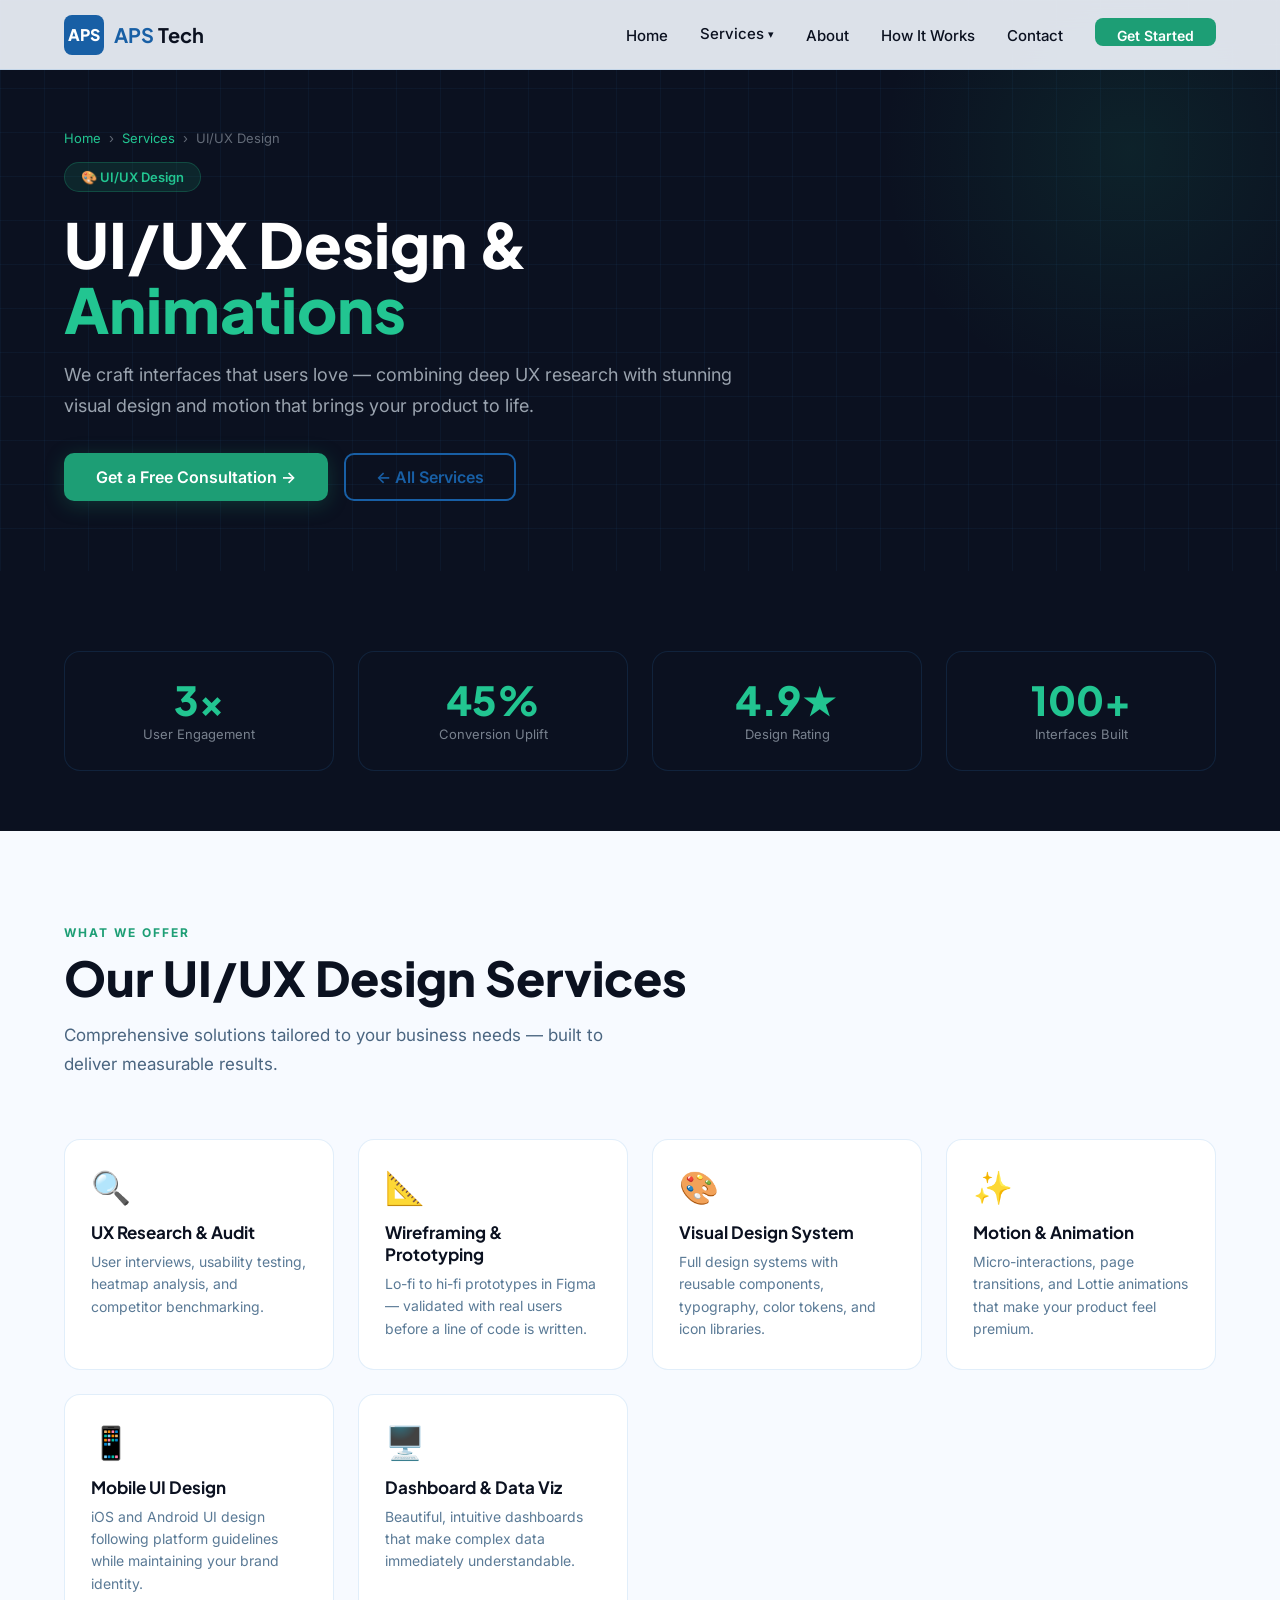
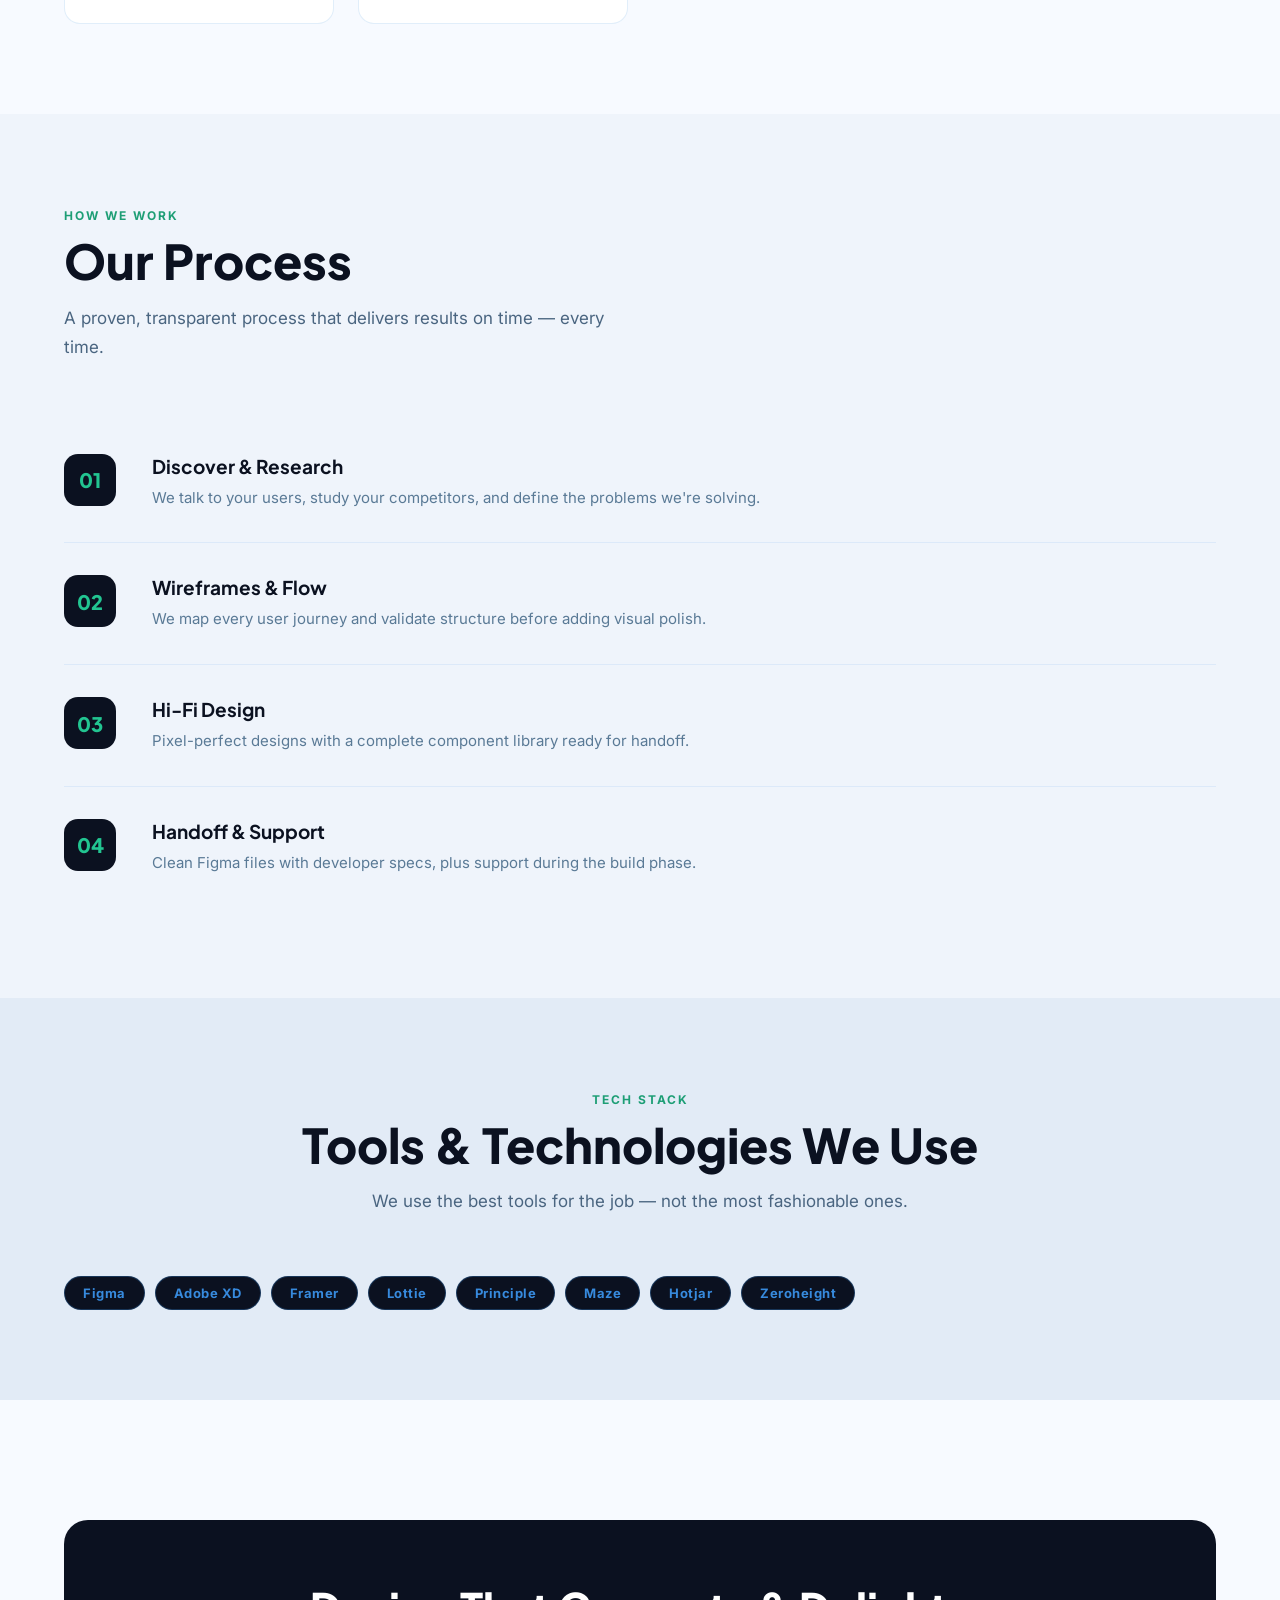
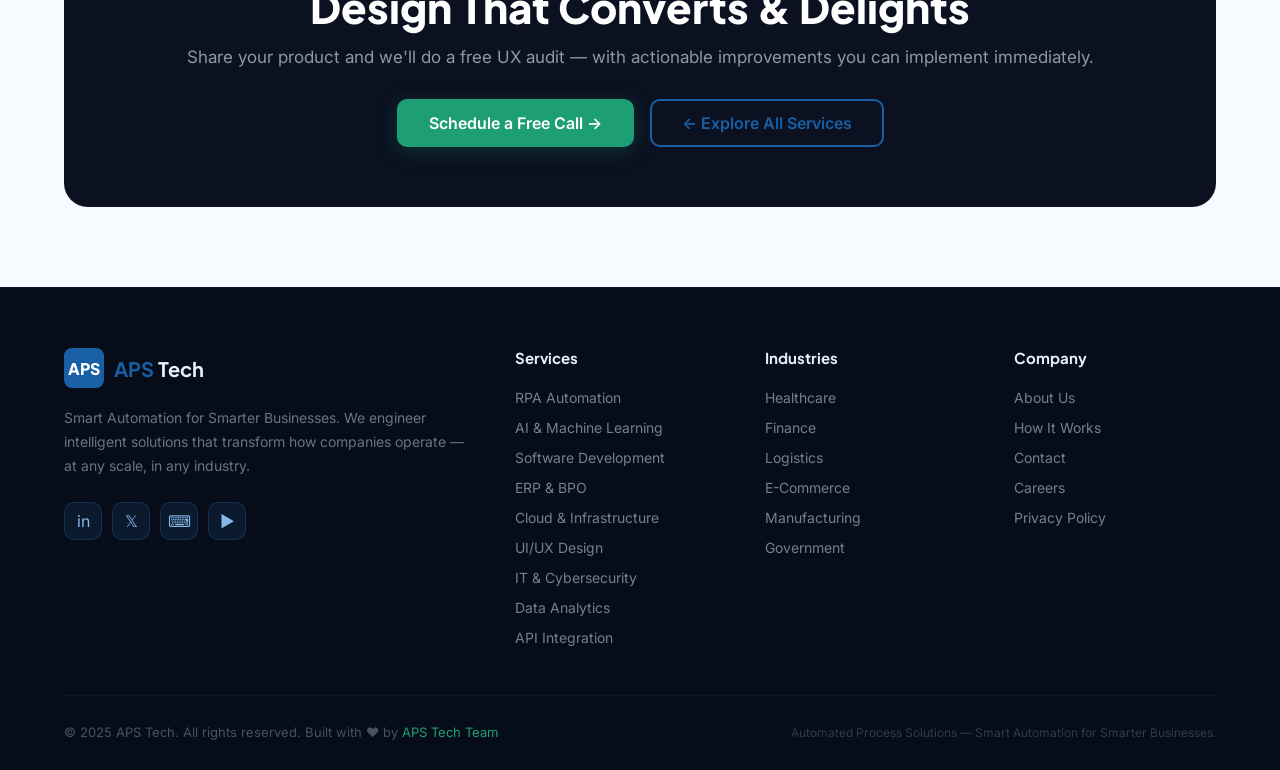
<file: pages/services/uiux.html>
<!DOCTYPE html>
<html lang="en">
<head>
  <meta charset="UTF-8">
  <link rel="icon" type="image/svg+xml" href="../../favicon.svg">
  <link rel="alternate icon" type="image/x-icon" href="../../favicon.ico">
  <meta name="viewport" content="width=device-width, initial-scale=1.0">
  <title>UI/UX Design — APS Tech</title>
  <link rel="stylesheet" href="../../assets/css/global.css">
</head>
<body>
<div id="nav-placeholder"></div>

<!-- HERO -->
<section class="svc-hero">
  <div class="svc-hero-grid"></div>
  <div class="svc-hero-glow"></div>
  <div class="svc-hero-content reveal">
    <div class="svc-breadcrumb">
      <a href="../../index.html">Home</a> <span>›</span>
      <a href="../../pages/services.html">Services</a> <span>›</span>
      <span>UI/UX Design</span>
    </div>
    <div class="svc-hero-badge">🎨 UI/UX Design</div>
    <h1>UI/UX Design & <span>Animations</span></h1>
    <p>We craft interfaces that users love — combining deep UX research with stunning visual design and motion that brings your product to life.</p>
    <div class="svc-hero-btns">
      <a href="../../pages/contact.html" class="btn-primary">Get a Free Consultation →</a>
      <a href="../../pages/services.html" class="btn-outline">← All Services</a>
    </div>
  </div>
</section>

<!-- STATS -->
<section style="background:var(--navy); padding: 60px 5%;">
  <div class="svc-stats">
    <div class="svc-stat"><span class="svc-stat-num">3x</span><span class="svc-stat-label">User Engagement</span></div>
    <div class="svc-stat"><span class="svc-stat-num">45%</span><span class="svc-stat-label">Conversion Uplift</span></div>
    <div class="svc-stat"><span class="svc-stat-num">4.9★</span><span class="svc-stat-label">Design Rating</span></div>
    <div class="svc-stat"><span class="svc-stat-num">100+</span><span class="svc-stat-label">Interfaces Built</span></div>
  </div>
</section>

<!-- WHAT WE OFFER -->
<section style="background:var(--bg3);">
  <div class="section-header reveal">
    <span class="section-label">What We Offer</span>
    <h2 class="section-title">Our UI/UX Design Services</h2>
    <p class="section-sub">Comprehensive solutions tailored to your business needs — built to deliver measurable results.</p>
  </div>
  <div class="offer-grid">
    <div class="offer-card reveal"><span class="offer-card-icon">🔍</span><h3>UX Research & Audit</h3><p>User interviews, usability testing, heatmap analysis, and competitor benchmarking.</p></div>
    <div class="offer-card reveal"><span class="offer-card-icon">📐</span><h3>Wireframing & Prototyping</h3><p>Lo-fi to hi-fi prototypes in Figma — validated with real users before a line of code is written.</p></div>
    <div class="offer-card reveal"><span class="offer-card-icon">🎨</span><h3>Visual Design System</h3><p>Full design systems with reusable components, typography, color tokens, and icon libraries.</p></div>
    <div class="offer-card reveal"><span class="offer-card-icon">✨</span><h3>Motion & Animation</h3><p>Micro-interactions, page transitions, and Lottie animations that make your product feel premium.</p></div>
    <div class="offer-card reveal"><span class="offer-card-icon">📱</span><h3>Mobile UI Design</h3><p>iOS and Android UI design following platform guidelines while maintaining your brand identity.</p></div>
    <div class="offer-card reveal"><span class="offer-card-icon">🖥️</span><h3>Dashboard & Data Viz</h3><p>Beautiful, intuitive dashboards that make complex data immediately understandable.</p></div>
  </div>
</section>

<!-- PROCESS -->
<section>
  <div class="section-header reveal">
    <span class="section-label">How We Work</span>
    <h2 class="section-title">Our Process</h2>
    <p class="section-sub">A proven, transparent process that delivers results on time — every time.</p>
  </div>
  <div class="process-steps">
    <div class="process-step reveal"><div class="step-num">01</div><div class="step-body"><h3>Discover & Research</h3><p>We talk to your users, study your competitors, and define the problems we're solving.</p></div></div>
    <div class="process-step reveal"><div class="step-num">02</div><div class="step-body"><h3>Wireframes & Flow</h3><p>We map every user journey and validate structure before adding visual polish.</p></div></div>
    <div class="process-step reveal"><div class="step-num">03</div><div class="step-body"><h3>Hi-Fi Design</h3><p>Pixel-perfect designs with a complete component library ready for handoff.</p></div></div>
    <div class="process-step reveal"><div class="step-num">04</div><div class="step-body"><h3>Handoff & Support</h3><p>Clean Figma files with developer specs, plus support during the build phase.</p></div></div>
  </div>
</section>

<!-- TECH STACK -->
<section style="background:var(--bg2);">
  <div class="section-header center reveal">
    <span class="section-label">Tech Stack</span>
    <h2 class="section-title">Tools & Technologies We Use</h2>
    <p class="section-sub">We use the best tools for the job — not the most fashionable ones.</p>
  </div>
  <div class="tech-pills reveal">
    <span class="tech-pill">Figma</span>
    <span class="tech-pill">Adobe XD</span>
    <span class="tech-pill">Framer</span>
    <span class="tech-pill">Lottie</span>
    <span class="tech-pill">Principle</span>
    <span class="tech-pill">Maze</span>
    <span class="tech-pill">Hotjar</span>
    <span class="tech-pill">Zeroheight</span>
  </div>
</section>

<!-- CTA -->
<section style="background:var(--bg3); padding: 80px 5%;">
  <div class="svc-cta reveal">
    <h2>Design That Converts & Delights</h2>
    <p>Share your product and we'll do a free UX audit — with actionable improvements you can implement immediately.</p>
    <div class="svc-cta-btns">
      <a href="../../pages/contact.html" class="btn-primary">Schedule a Free Call →</a>
      <a href="../../pages/services.html" class="btn-outline">← Explore All Services</a>
    </div>
  </div>
</section>

<div id="footer-placeholder"></div>
<script src="../../assets/js/components.js"></script>
</body>
</html>
</file>
<file: assets/css/global.css>
@import url('https://fonts.googleapis.com/css2?family=Plus+Jakarta+Sans:wght@400;500;600;700;800&family=Inter:wght@300;400;500;600&display=swap');

:root {
  --bg: #EFF4FB;
  --bg2: #E2EBF6;
  --bg3: #F7FAFF;
  --navy: #0B1120;
  --blue: #185FA5;
  --electric: #378ADD;
  --green: #1D9E75;
  --green-light: #22C591;
  --white: #E6F1FB;
  --muted: #85B7EB;
  --dark-card: #0D1829;
  --card-border: rgba(55,138,221,0.25);
  --font-head: 'Plus Jakarta Sans', sans-serif;
  --font-body: 'Inter', sans-serif;
}

*, *::before, *::after { box-sizing: border-box; margin: 0; padding: 0; }
html { scroll-behavior: smooth; }
body {
  font-family: var(--font-body);
  background: var(--bg);
  color: var(--navy);
  overflow-x: hidden;
}

/* ===== NAVBAR ===== */
nav {
  position: fixed; top: 0; left: 0; right: 0; z-index: 1000;
  display: flex; align-items: center; justify-content: space-between;
  padding: 0 5%; height: 70px;
  background: rgba(239,244,251,0.92);
  backdrop-filter: blur(16px);
  border-bottom: 1px solid rgba(55,138,221,0.15);
  transition: box-shadow 0.3s;
}
nav.scrolled { box-shadow: 0 4px 32px rgba(24,95,165,0.1); }

.nav-logo {
  display: flex; align-items: center; gap: 10px; text-decoration: none;
}
.logo-box {
  width: 40px; height: 40px;
  background: var(--blue);
  border-radius: 8px;
  display: flex; align-items: center; justify-content: center;
  font-family: var(--font-head);
  font-weight: 800; font-size: 16px;
  color: #fff;
}
.logo-text {
  font-family: var(--font-head);
  font-weight: 700; font-size: 20px;
  color: var(--navy);
}
.logo-text span { color: var(--blue); }

.nav-links {
  display: flex; align-items: center; gap: 2rem; list-style: none;
}
.nav-links a {
  text-decoration: none; color: var(--navy);
  font-weight: 500; font-size: 15px;
  position: relative; padding-bottom: 2px;
  transition: color 0.2s;
}
.nav-links a::after {
  content: ''; position: absolute; bottom: 0; left: 0;
  width: 0; height: 2px;
  background: var(--green);
  transition: width 0.3s;
}
.nav-links a:hover { color: var(--blue); }
.nav-links a:hover::after { width: 100%; }
.nav-links a.active { color: var(--blue); }
.nav-links a.active::after { width: 100%; }

.btn-nav {
  background: var(--green) !important;
  color: #fff !important;
  padding: 9px 22px;
  border-radius: 8px;
  font-weight: 600 !important;
  font-size: 14px !important;
  transition: background 0.2s, transform 0.2s !important;
}
.btn-nav::after { display: none !important; }
.btn-nav:hover { background: var(--green-light) !important; transform: translateY(-1px); }

.hamburger { display: none; flex-direction: column; gap: 5px; cursor: pointer; }
.hamburger span { width: 26px; height: 2px; background: var(--navy); transition: all 0.3s; border-radius: 2px; }

.mobile-menu {
  display: none;
  position: fixed; top: 70px; left: 0; right: 0;
  background: rgba(239,244,251,0.98);
  backdrop-filter: blur(16px);
  padding: 24px 5%;
  z-index: 999;
  border-bottom: 1px solid rgba(24,95,165,0.1);
  flex-direction: column; gap: 16px;
}
.mobile-menu.open { display: flex; }
.mobile-menu a {
  text-decoration: none; color: var(--navy);
  font-weight: 600; font-size: 16px;
  padding: 8px 0;
  border-bottom: 1px solid rgba(24,95,165,0.08);
}
.mobile-menu a:last-child { border-bottom: none; }

/* ===== FOOTER ===== */
footer {
  background: #060D18;
  padding: 60px 5% 30px;
  border-top: 1px solid rgba(55,138,221,0.1);
}
.footer-top {
  display: grid; grid-template-columns: 2fr 1fr 1fr 1fr; gap: 48px;
  margin-bottom: 48px;
}
.footer-brand p {
  font-size: 14px; color: rgba(230,241,251,0.45); line-height: 1.7;
  margin: 14px 0 24px;
}
.footer-social { display: flex; gap: 10px; }
.soc-icon {
  width: 38px; height: 38px;
  background: rgba(55,138,221,0.1);
  border: 1px solid rgba(55,138,221,0.2);
  border-radius: 10px;
  display: flex; align-items: center; justify-content: center;
  font-size: 16px; color: var(--muted);
  cursor: pointer;
  transition: background 0.2s, color 0.2s, border-color 0.2s;
  text-decoration: none;
}
.soc-icon:hover { background: var(--green); color: #fff; border-color: var(--green); }

.footer-col h4 {
  font-family: var(--font-head);
  font-size: 15px; font-weight: 700;
  color: var(--white); margin-bottom: 20px;
}
.footer-col ul { list-style: none; display: flex; flex-direction: column; gap: 10px; }
.footer-col ul a { text-decoration: none; font-size: 14px; color: rgba(230,241,251,0.5); transition: color 0.2s; }
.footer-col ul a:hover { color: var(--green); }

.footer-bottom {
  border-top: 1px solid rgba(55,138,221,0.08);
  padding-top: 28px;
  display: flex; justify-content: space-between; align-items: center;
  flex-wrap: wrap; gap: 12px;
}
.footer-bottom p { font-size: 13px; color: rgba(230,241,251,0.3); }
.footer-bottom a { color: var(--green); text-decoration: none; }

/* ===== SHARED COMPONENTS ===== */
section { padding: 90px 5%; }
.section-label {
  display: inline-block;
  font-size: 12px; font-weight: 700;
  letter-spacing: 2px; text-transform: uppercase;
  color: var(--green); margin-bottom: 12px;
}
.section-title {
  font-family: var(--font-head);
  font-size: clamp(28px, 4vw, 48px);
  font-weight: 800; color: var(--navy);
  margin-bottom: 16px; line-height: 1.1;
}
.section-sub {
  font-size: 17px; color: #4A6580;
  line-height: 1.7; max-width: 560px;
}
.section-header { margin-bottom: 60px; }
.section-header.center { text-align: center; }
.section-header.center .section-sub { margin: 0 auto; }

.btn-primary {
  background: var(--green);
  color: #fff;
  padding: 14px 32px; border-radius: 10px;
  font-weight: 600; font-size: 16px;
  text-decoration: none;
  display: inline-flex; align-items: center; gap: 8px;
  transition: background 0.2s, transform 0.2s, box-shadow 0.2s;
  box-shadow: 0 4px 20px rgba(29,158,117,0.25);
}
.btn-primary:hover { background: var(--green-light); transform: translateY(-2px); box-shadow: 0 8px 30px rgba(29,158,117,0.35); }

.btn-outline {
  border: 2px solid var(--blue);
  color: var(--blue);
  padding: 12px 30px; border-radius: 10px;
  font-weight: 600; font-size: 16px;
  text-decoration: none;
  display: inline-flex; align-items: center; gap: 8px;
  transition: all 0.2s;
  background: transparent;
}
.btn-outline:hover { background: var(--blue); color: #fff; transform: translateY(-2px); }

/* Reveal animation */
.reveal { opacity: 0; transform: translateY(30px); transition: opacity 0.6s ease, transform 0.6s ease; }
.reveal.visible { opacity: 1; transform: translateY(0); }

/* Page hero banner (for inner pages) */
.page-hero {
  min-height: 340px;
  display: flex; align-items: center;
  padding: 120px 5% 60px;
  background: var(--navy);
  position: relative; overflow: hidden;
}
.page-hero-grid {
  position: absolute; inset: 0;
  background-image:
    linear-gradient(rgba(55,138,221,0.06) 1px, transparent 1px),
    linear-gradient(90deg, rgba(55,138,221,0.06) 1px, transparent 1px);
  background-size: 44px 44px;
}
.page-hero-glow {
  position: absolute; width: 400px; height: 400px; border-radius: 50%;
  background: radial-gradient(circle, rgba(29,158,117,0.15) 0%, transparent 70%);
  right: -80px; top: -80px;
}
.page-hero-content { position: relative; z-index: 2; }
.page-hero-badge {
  display: inline-flex; align-items: center; gap: 8px;
  background: rgba(29,158,117,0.15);
  border: 1px solid rgba(29,158,117,0.3);
  color: var(--green-light);
  padding: 6px 16px; border-radius: 50px;
  font-size: 13px; font-weight: 600;
  margin-bottom: 20px;
}
.page-hero h1 {
  font-family: var(--font-head);
  font-size: clamp(36px, 5vw, 64px);
  font-weight: 800; color: #fff;
  line-height: 1.05; margin-bottom: 16px;
}
.page-hero h1 span { color: var(--green-light); }
.page-hero p {
  font-size: 18px; color: rgba(230,241,251,0.65);
  max-width: 560px; line-height: 1.7;
}

/* Breadcrumb */
.breadcrumb {
  display: flex; align-items: center; gap: 8px;
  margin-bottom: 16px;
  font-size: 13px; color: rgba(230,241,251,0.4);
}
.breadcrumb a { color: var(--green-light); text-decoration: none; }
.breadcrumb a:hover { color: #fff; }

/* ===== RESPONSIVE ===== */
@media (max-width: 900px) {
  .footer-top { grid-template-columns: 1fr 1fr; }
}
@media (max-width: 768px) {
  .nav-links { display: none; }
  .hamburger { display: flex; }
  .footer-top { grid-template-columns: 1fr; }
}
@media (max-width: 480px) {
  section { padding: 60px 5%; }
}
/* ===== SERVICES DROPDOWN ===== */
.nav-has-dropdown { position: relative; }
.nav-has-dropdown > a { display: flex; align-items: center; gap: 4px; }
.dd-caret { font-size: 11px; transition: transform 0.3s; display: inline-block; }
.nav-has-dropdown:hover .dd-caret { transform: rotate(180deg); }

.nav-dropdown {
  position: absolute; top: calc(100% + 14px); left: 50%; transform: translateX(-50%);
  width: 620px;
  background: #fff;
  border-radius: 16px;
  box-shadow: 0 20px 60px rgba(11,17,32,0.15), 0 0 0 1px rgba(55,138,221,0.12);
  opacity: 0; visibility: hidden; pointer-events: none;
  transition: opacity 0.22s ease, transform 0.22s ease, visibility 0.22s;
  transform: translateX(-50%) translateY(8px);
  z-index: 2000;
}
.nav-has-dropdown:hover .nav-dropdown {
  opacity: 1; visibility: visible; pointer-events: all;
  transform: translateX(-50%) translateY(0);
}
/* little arrow tip */
.nav-dropdown::before {
  content: '';
  position: absolute; top: -7px; left: 50%; transform: translateX(-50%);
  border-left: 8px solid transparent;
  border-right: 8px solid transparent;
  border-bottom: 8px solid #fff;
}

.dd-grid {
  display: grid; grid-template-columns: 1fr 1fr 1fr;
  gap: 2px; padding: 16px;
}
.dd-item {
  display: flex; align-items: center; gap: 12px;
  padding: 12px 14px; border-radius: 10px;
  text-decoration: none; color: var(--navy);
  transition: background 0.18s;
}
.dd-item:hover { background: var(--bg); }
.dd-icon { font-size: 22px; flex-shrink: 0; width: 36px; text-align: center; }
.dd-text strong { display: block; font-size: 13px; font-weight: 700; color: var(--navy); line-height: 1.2; }
.dd-text small { font-size: 11px; color: #6B87A2; }
.dd-item:hover .dd-text strong { color: var(--blue); }

.dd-footer {
  border-top: 1px solid rgba(55,138,221,0.1);
  padding: 12px 20px;
  background: var(--bg3); border-radius: 0 0 16px 16px;
}
.dd-all {
  font-size: 13px; font-weight: 700;
  color: var(--green); text-decoration: none;
  transition: color 0.2s;
}
.dd-all:hover { color: var(--green-light); }

/* Mobile dropdown sub-group */
.mob-group { display: flex; flex-direction: column; }
.mob-group-title {
  font-weight: 700; font-size: 16px; color: var(--navy);
  padding: 8px 0;
  border-bottom: 1px solid rgba(24,95,165,0.08);
  cursor: pointer; user-select: none;
}
.mob-sub { display: none; flex-direction: column; padding-left: 12px; gap: 0; }
.mob-group.open .mob-sub { display: flex; }
.mob-sub-link {
  font-size: 14px !important; font-weight: 500 !important;
  color: #4A6580 !important;
  padding: 7px 0 !important;
  border-bottom: 1px solid rgba(24,95,165,0.05) !important;
}
.mob-sub-link:hover { color: var(--blue) !important; }

/* ===== SERVICE DETAIL PAGE (individual service pages) ===== */
.svc-hero {
  background: var(--navy); padding: 130px 5% 70px;
  position: relative; overflow: hidden;
}
.svc-hero-grid {
  position: absolute; inset: 0;
  background-image:
    linear-gradient(rgba(55,138,221,0.06) 1px, transparent 1px),
    linear-gradient(90deg, rgba(55,138,221,0.06) 1px, transparent 1px);
  background-size: 44px 44px;
}
.svc-hero-glow {
  position: absolute; width: 500px; height: 500px; border-radius: 50%;
  background: radial-gradient(circle, rgba(29,158,117,0.12) 0%, transparent 70%);
  right: -100px; top: -100px; pointer-events: none;
}
.svc-hero-content { position: relative; z-index: 2; max-width: 700px; }
.svc-hero-badge {
  display: inline-flex; align-items: center; gap: 8px;
  background: rgba(29,158,117,0.15); border: 1px solid rgba(29,158,117,0.3);
  color: var(--green-light); padding: 6px 16px; border-radius: 50px;
  font-size: 13px; font-weight: 600; margin-bottom: 20px;
}
.svc-hero h1 {
  font-family: var(--font-head); font-size: clamp(36px,5vw,62px);
  font-weight: 800; color: #fff; line-height: 1.05; margin-bottom: 18px;
}
.svc-hero h1 span { color: var(--green-light); }
.svc-hero p {
  font-size: 18px; color: rgba(230,241,251,0.65);
  line-height: 1.7; margin-bottom: 32px;
}
.svc-hero-btns { display: flex; gap: 16px; flex-wrap: wrap; }

/* What we offer grid */
.offer-grid {
  display: grid; grid-template-columns: repeat(auto-fit, minmax(260px, 1fr));
  gap: 24px; margin-top: 20px;
}
.offer-card {
  background: #fff; border-radius: 16px;
  padding: 28px 26px;
  border: 1px solid rgba(55,138,221,0.15);
  transition: box-shadow 0.2s, transform 0.2s;
}
.offer-card:hover { box-shadow: 0 8px 32px rgba(24,95,165,0.1); transform: translateY(-3px); }
.offer-card-icon { font-size: 32px; margin-bottom: 14px; display: block; }
.offer-card h3 { font-family: var(--font-head); font-size: 17px; font-weight: 700; margin-bottom: 8px; color: var(--navy); }
.offer-card p { font-size: 14px; color: #5A7A96; line-height: 1.6; }

/* Process steps */
.process-steps { display: flex; flex-direction: column; gap: 0; margin-top: 20px; }
.process-step {
  display: grid; grid-template-columns: 64px 1fr;
  gap: 24px; padding: 32px 0;
  border-bottom: 1px solid rgba(55,138,221,0.1);
  align-items: start;
}
.process-step:last-child { border-bottom: none; }
.step-num {
  width: 52px; height: 52px; border-radius: 14px;
  background: var(--navy); color: var(--green-light);
  font-family: var(--font-head); font-weight: 800; font-size: 20px;
  display: flex; align-items: center; justify-content: center;
  flex-shrink: 0;
}
.step-body h3 { font-family: var(--font-head); font-size: 19px; font-weight: 700; color: var(--navy); margin-bottom: 8px; }
.step-body p { font-size: 15px; color: #5A7A96; line-height: 1.65; }

/* Tech stack pills */
.tech-pills { display: flex; flex-wrap: wrap; gap: 10px; margin-top: 20px; }
.tech-pill {
  background: var(--navy); color: var(--electric);
  border: 1px solid rgba(55,138,221,0.3);
  padding: 8px 18px; border-radius: 50px;
  font-size: 13px; font-weight: 700; letter-spacing: 0.5px;
}

/* Stats row */
.svc-stats {
  display: grid; grid-template-columns: repeat(auto-fit, minmax(160px,1fr));
  gap: 24px; margin-top: 20px;
}
.svc-stat {
  background: var(--navy); border-radius: 16px;
  padding: 28px 24px; text-align: center;
  border: 1px solid rgba(55,138,221,0.15);
}
.svc-stat-num {
  font-family: var(--font-head); font-size: 40px; font-weight: 800;
  color: var(--green-light); display: block; line-height: 1;
}
.svc-stat-label { font-size: 13px; color: rgba(230,241,251,0.5); margin-top: 6px; display: block; }

/* CTA band */
.svc-cta {
  background: var(--navy); border-radius: 24px;
  padding: 60px; text-align: center;
  position: relative; overflow: hidden;
  margin-top: 40px;
}
.svc-cta h2 { font-family: var(--font-head); font-size: clamp(26px,4vw,42px); font-weight: 800; color: #fff; margin-bottom: 14px; }
.svc-cta p { font-size: 17px; color: rgba(230,241,251,0.6); margin-bottom: 32px; }
.svc-cta-btns { display: flex; gap: 16px; justify-content: center; flex-wrap: wrap; }

/* Breadcrumb */
.svc-breadcrumb { display: flex; align-items: center; gap: 8px; margin-bottom: 16px; font-size: 13px; color: rgba(230,241,251,0.4); }
.svc-breadcrumb a { color: var(--green-light); text-decoration: none; }
.svc-breadcrumb a:hover { color: #fff; }
</file>
